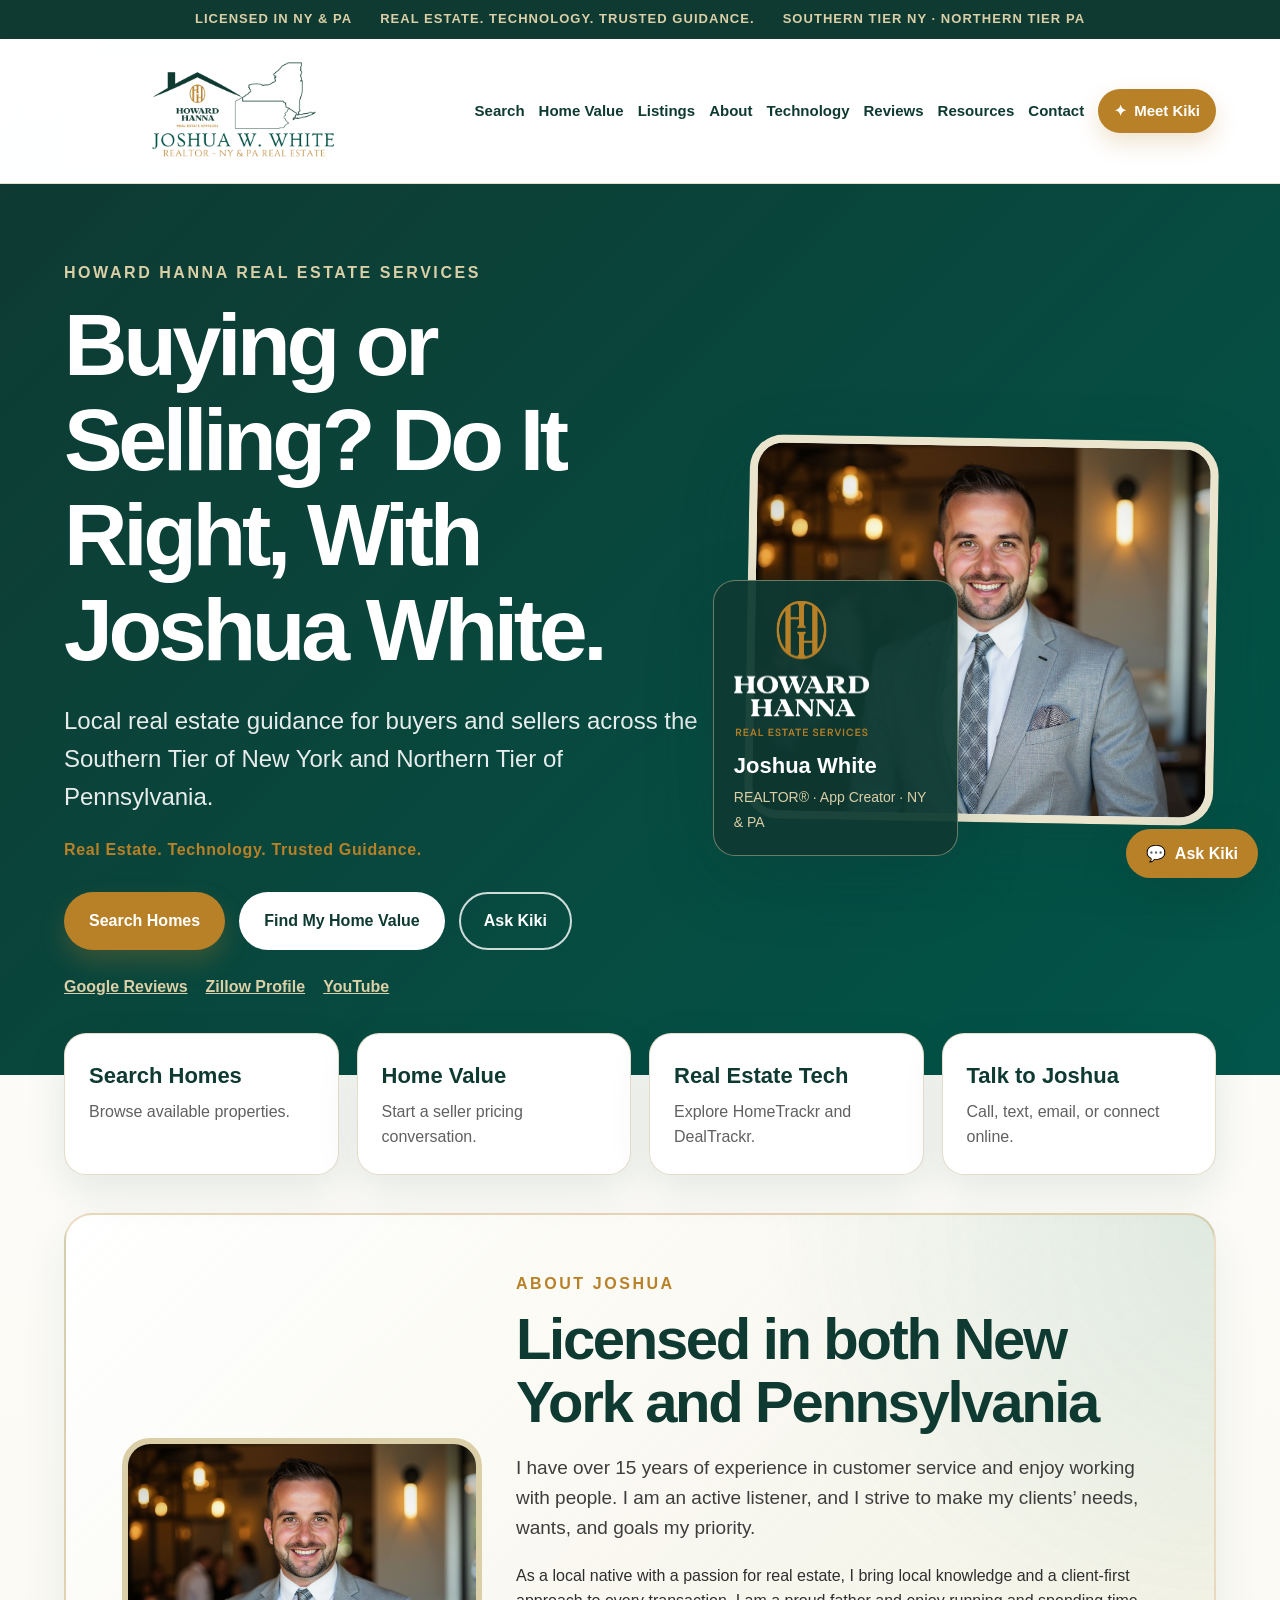
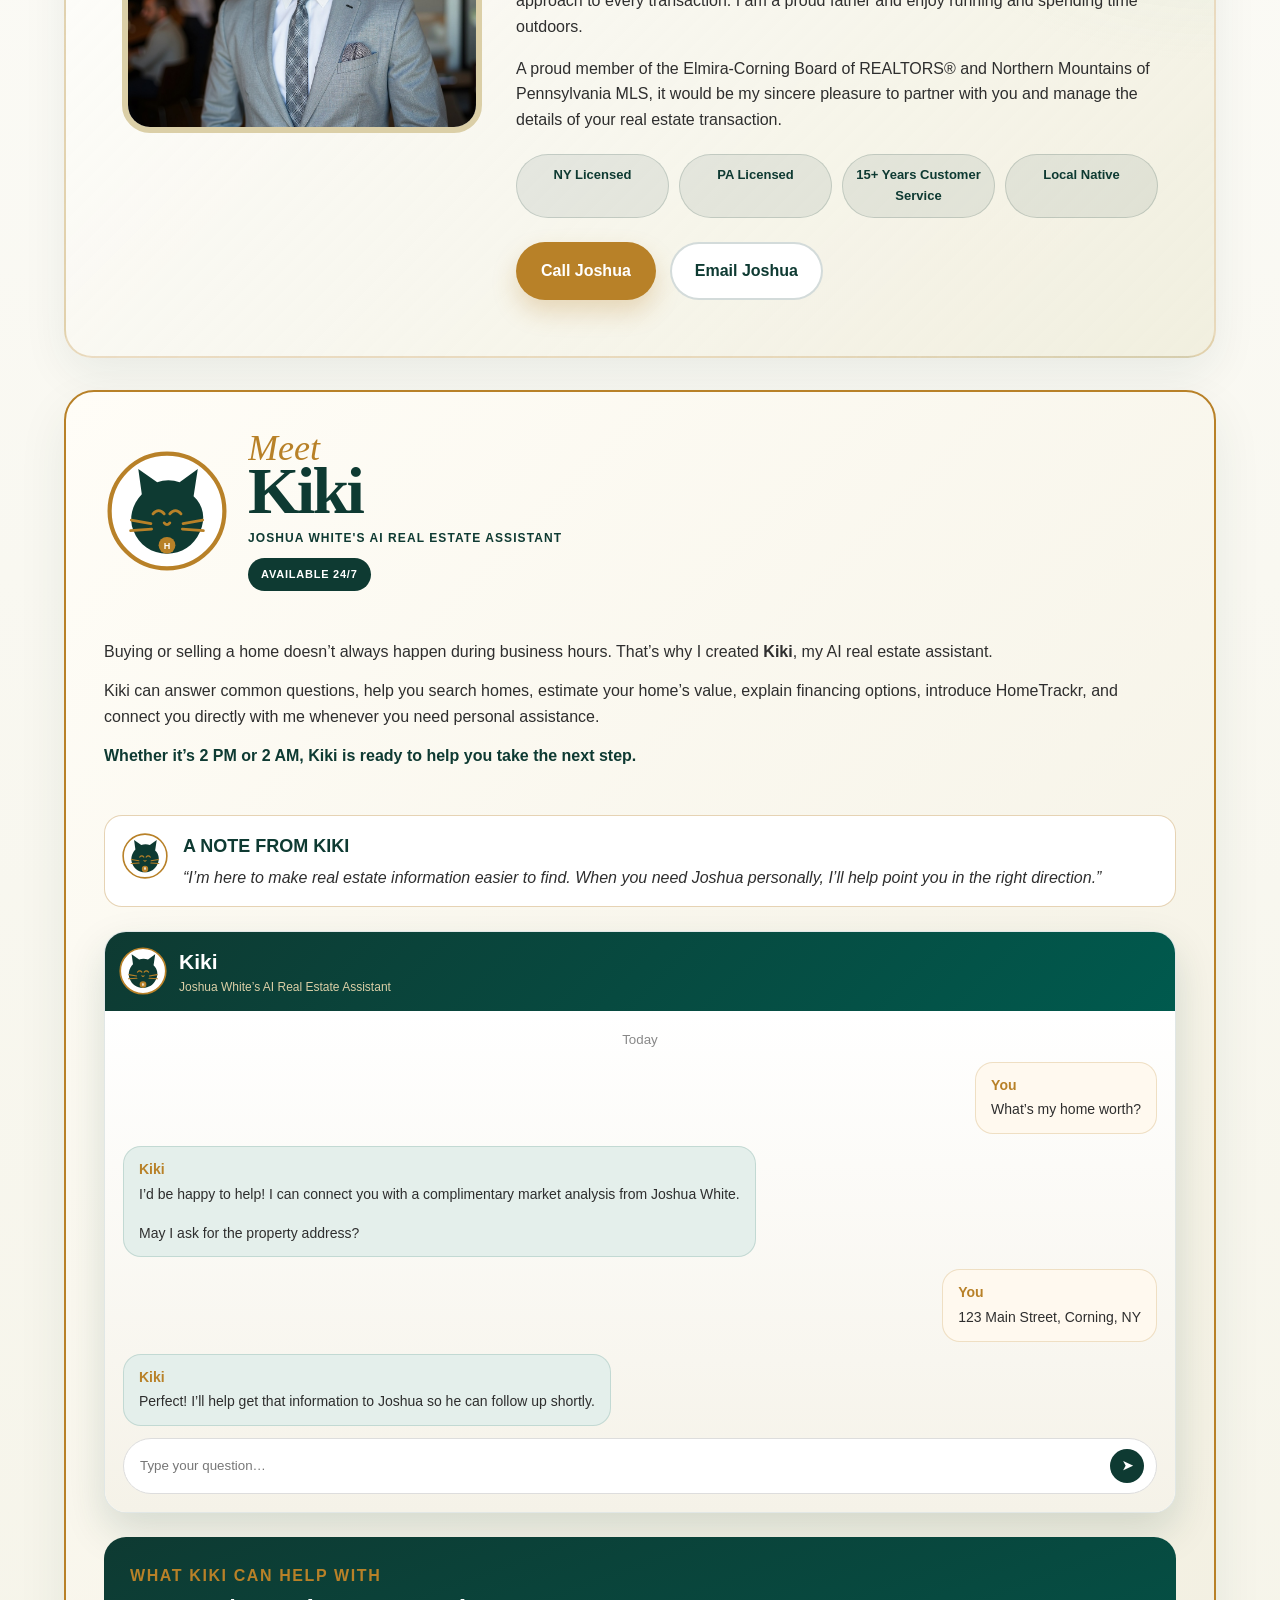
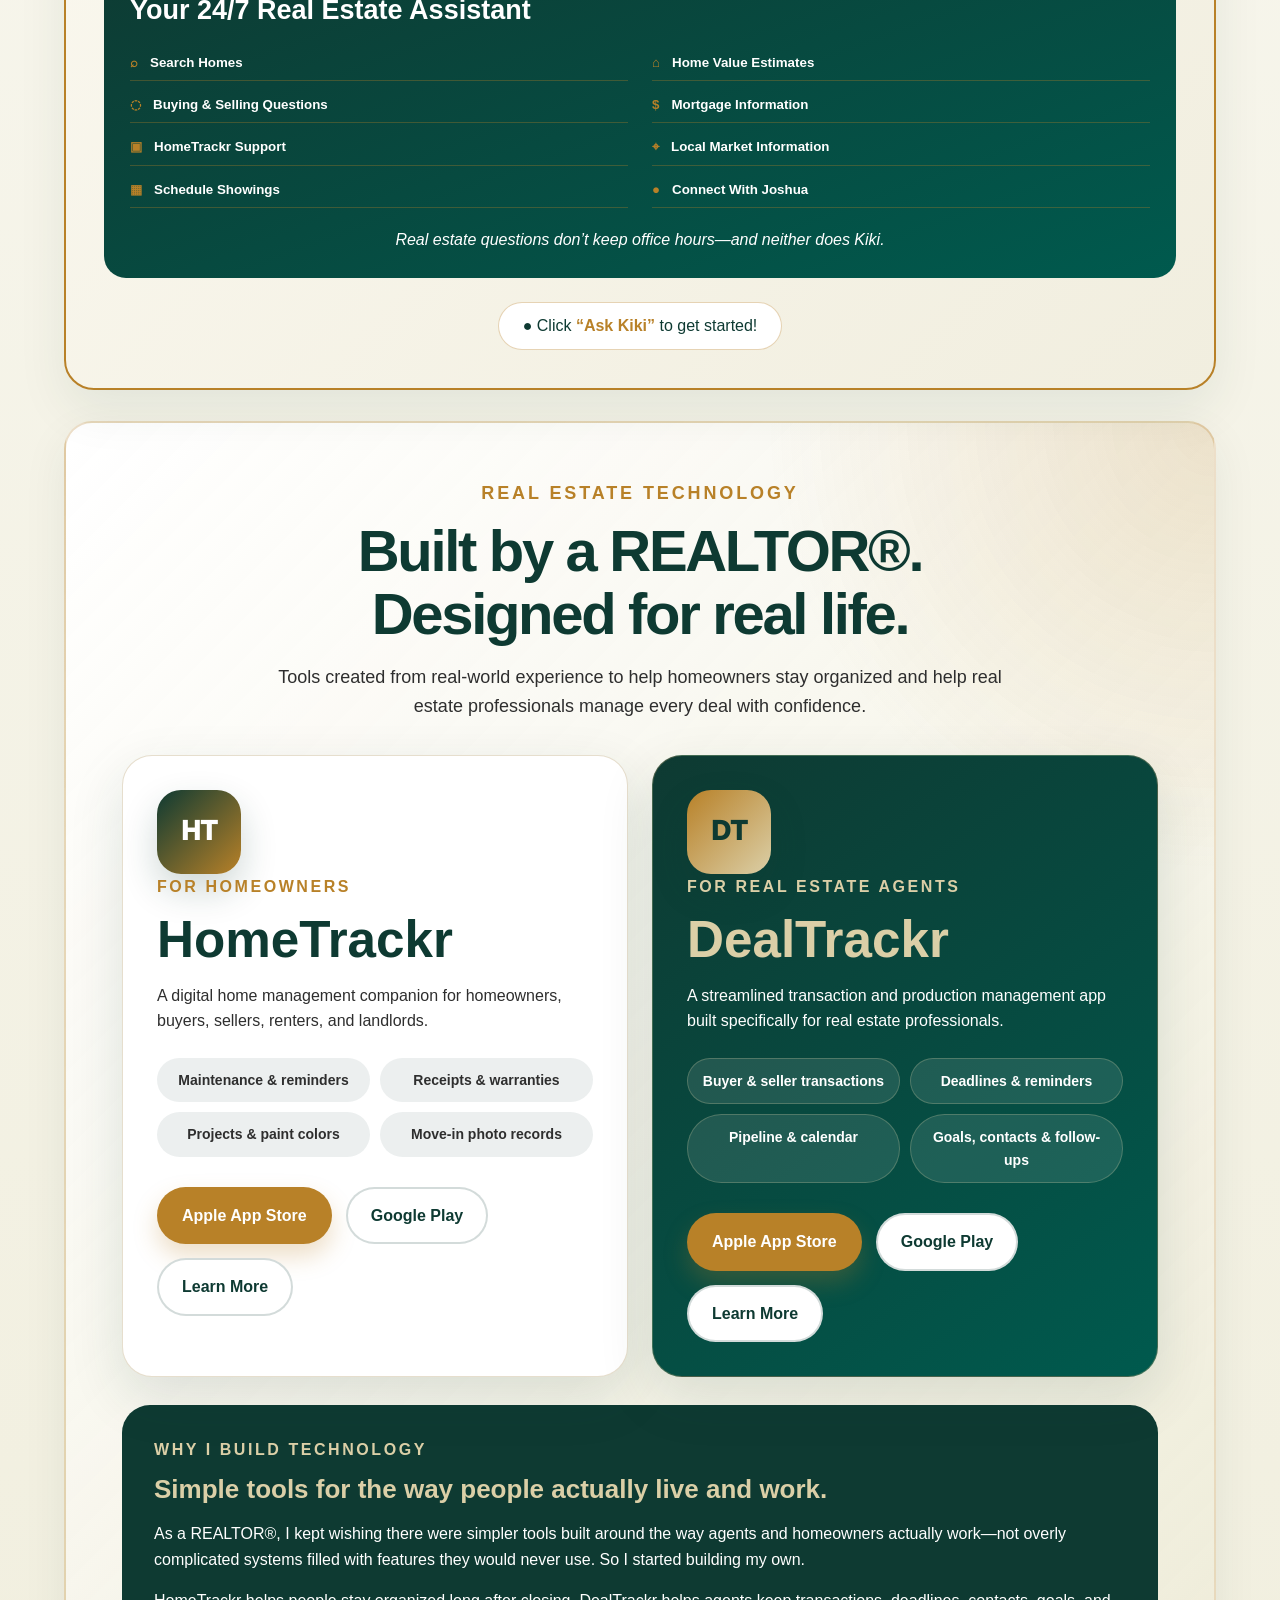
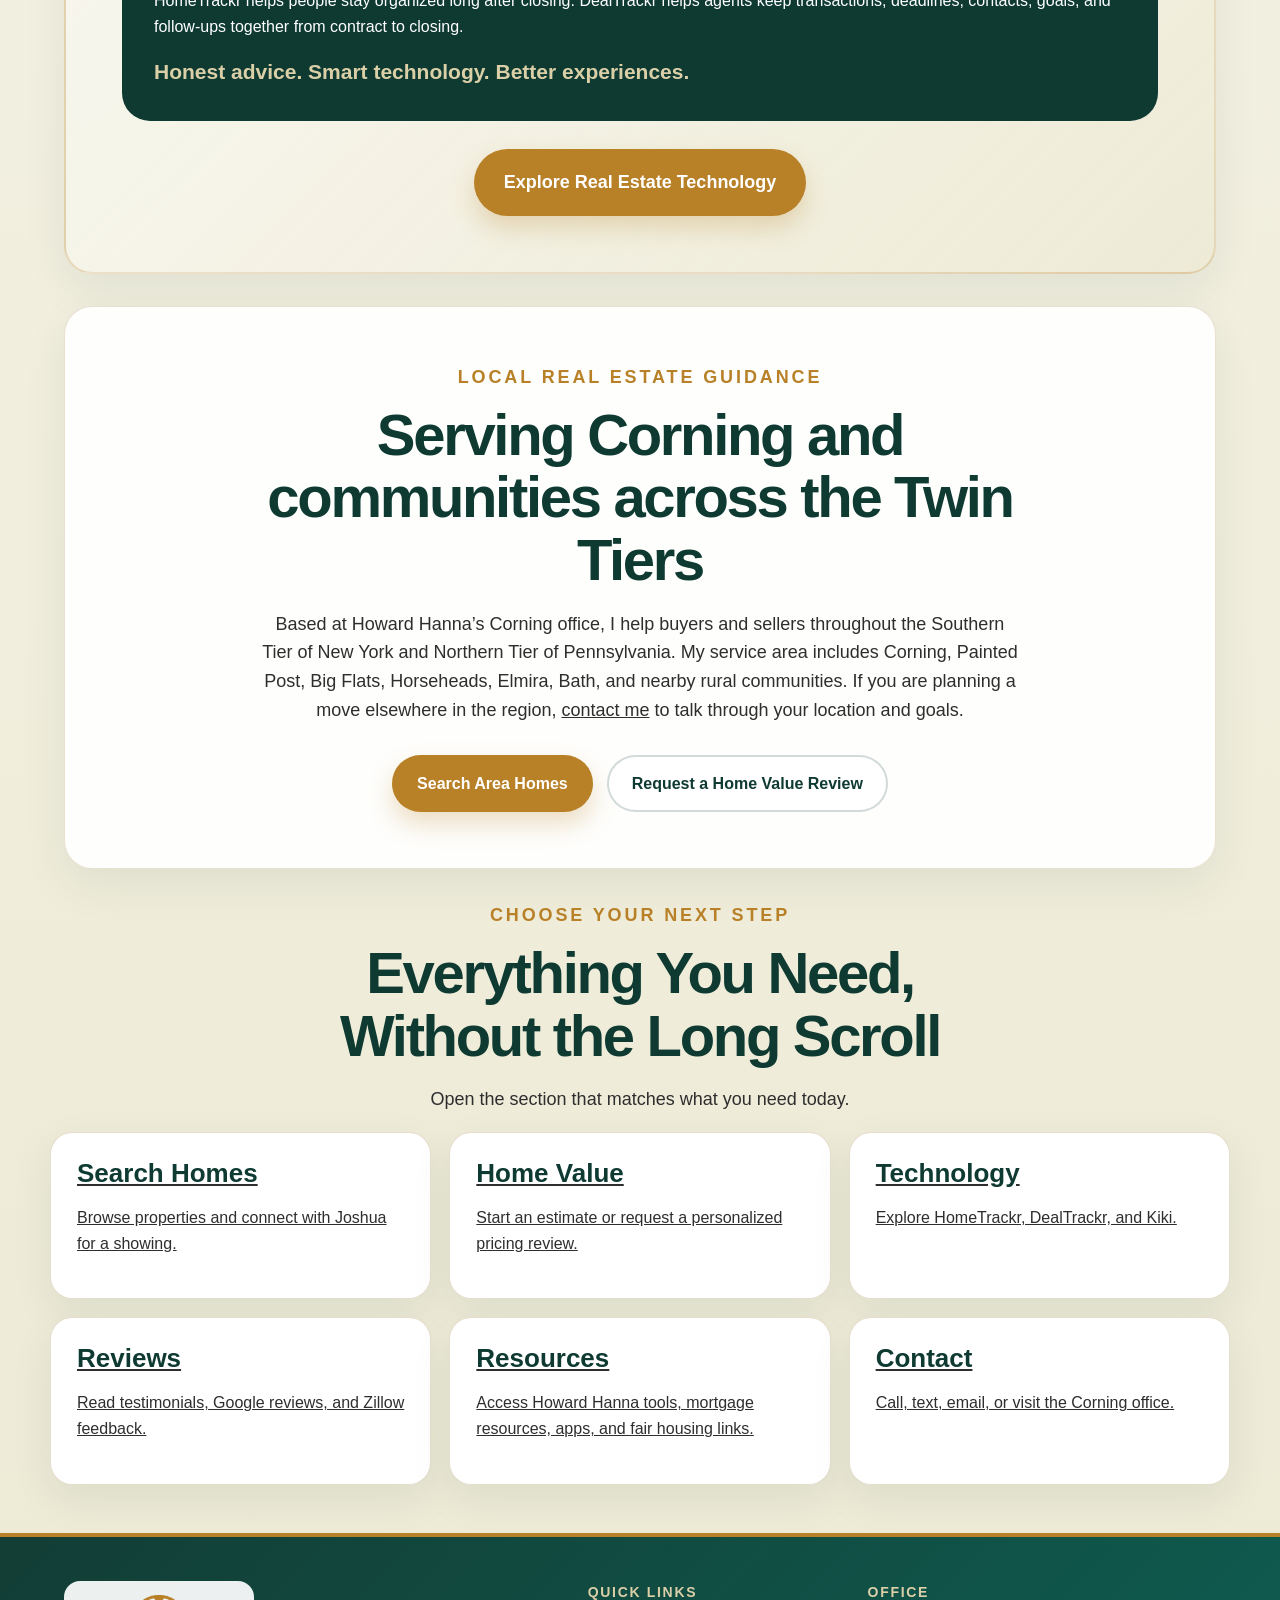
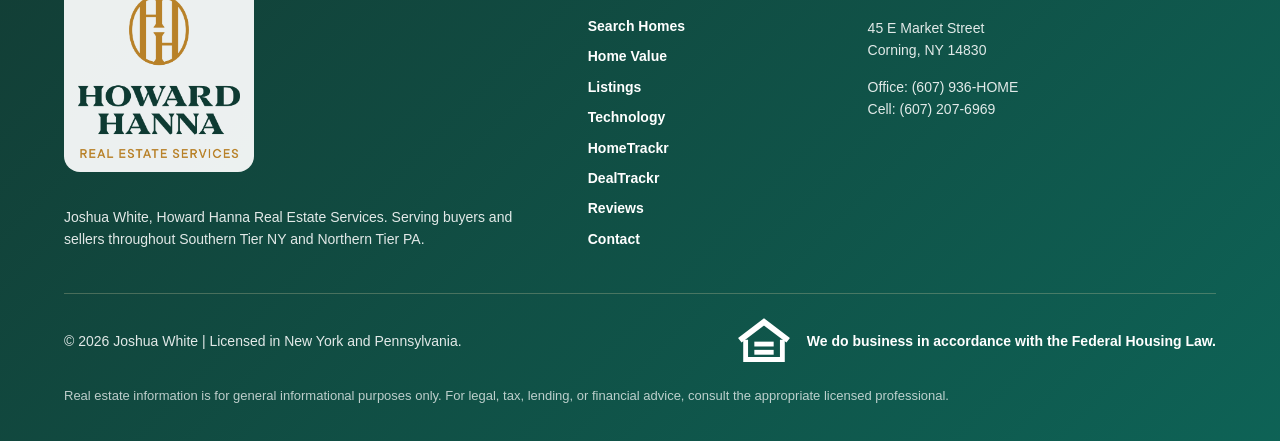
<file: index.html>
<!DOCTYPE html>
<html lang="en">
<head>
  <meta charset="UTF-8">
  <meta name="viewport" content="width=device-width,initial-scale=1">
  <title>Joshua White, REALTOR® | Corning NY & Twin Tiers Real Estate</title>
  <meta name="description" content="Work with Joshua White, a Howard Hanna REALTOR® helping buyers and sellers in Corning, the Southern Tier of New York, and Northern Pennsylvania.">
  <link rel="canonical" href="https://doitrightwithjoshuawhite.com/">
  <meta property="og:title" content="Joshua White, REALTOR® | Corning NY & Twin Tiers Real Estate">
  <meta property="og:description" content="Work with Joshua White, a Howard Hanna REALTOR® helping buyers and sellers in Corning, the Southern Tier of New York, and Northern Pennsylvania.">
  <meta property="og:type" content="website">
  <meta property="og:url" content="https://doitrightwithjoshuawhite.com/">
  <meta property="og:image" content="https://doitrightwithjoshuawhite.com/joshua-headshot.jpg">
  <meta property="og:image:alt" content="Joshua White, Howard Hanna REALTOR serving the Twin Tiers">
  <meta name="twitter:card" content="summary_large_image">
  <meta name="twitter:title" content="Joshua White, REALTOR® | Corning NY & Twin Tiers Real Estate">
  <meta name="twitter:description" content="Work with Joshua White, a Howard Hanna REALTOR® helping buyers and sellers in Corning, the Southern Tier of New York, and Northern Pennsylvania.">
  <meta name="twitter:image" content="https://doitrightwithjoshuawhite.com/joshua-headshot.jpg">
  <link rel="stylesheet" href="styles.css">
  <link rel="stylesheet" href="custom.css">
  <link rel="stylesheet" href="pages.css">
  <link rel="stylesheet" href="kiki.css">
  <link rel="stylesheet" href="tech.css">
  <script type="application/ld+json">
{
  "@context": "https://schema.org",
  "@type": [
    "RealEstateAgent",
    "LocalBusiness"
  ],
  "@id": "https://doitrightwithjoshuawhite.com/#realestateagent",
  "name": "Joshua White, Howard Hanna Real Estate Services",
  "alternateName": "Do It Right With Joshua White",
  "url": "https://doitrightwithjoshuawhite.com/",
  "image": "https://doitrightwithjoshuawhite.com/joshua-headshot.jpg",
  "logo": "https://doitrightwithjoshuawhite.com/joshua-hh-logo-wide.png",
  "telephone": "+1-607-207-6969",
  "email": "joshuawhite@howardhanna.com",
  "address": {
    "@type": "PostalAddress",
    "streetAddress": "45 E Market Street",
    "addressLocality": "Corning",
    "addressRegion": "NY",
    "postalCode": "14830",
    "addressCountry": "US"
  },
  "areaServed": [
    {
      "@type": "AdministrativeArea",
      "name": "Southern Tier of New York"
    },
    {
      "@type": "AdministrativeArea",
      "name": "Northern Tier of Pennsylvania"
    },
    {
      "@type": "City",
      "name": "Corning, New York"
    },
    {
      "@type": "City",
      "name": "Painted Post, New York"
    },
    {
      "@type": "City",
      "name": "Big Flats, New York"
    },
    {
      "@type": "City",
      "name": "Horseheads, New York"
    },
    {
      "@type": "City",
      "name": "Elmira, New York"
    },
    {
      "@type": "City",
      "name": "Bath, New York"
    }
  ],
  "sameAs": [
    "https://www.facebook.com/JoshuaWhiteRealtor",
    "https://www.instagram.com/joshuawwhiterealtor/",
    "https://www.youtube.com/@joshuawhiterealtor",
    "https://www.zillow.com/profile/JoshuaWhiteRealtor"
  ],
  "parentOrganization": {
    "@type": "Organization",
    "name": "Howard Hanna Real Estate Services",
    "url": "https://www.howardhanna.com/"
  }
}
  </script>
</head>
<body>
  <div class="top-strip"><span>Licensed in NY & PA</span><span>Real Estate. Technology. Trusted Guidance.</span><span>Southern Tier NY · Northern Tier PA</span></div>
  <header class="site-header">
    <a class="logo-lockup" href="index.html" aria-label="Joshua White Home"><img src="joshua-hh-logo-wide.png" alt="Joshua W. White Howard Hanna Real Estate Services logo"></a>
    <button class="menu-toggle" aria-label="Open menu" onclick="document.body.classList.toggle('menu-open')">☰</button>
    <nav class="main-nav refined-nav">
      <a href="search.html">Search</a><a href="home-value.html">Home Value</a><a href="listings.html">Listings</a><a href="#about">About</a><a href="technology.html">Technology</a><a href="reviews.html">Reviews</a><a href="resources.html">Resources</a><a href="contact.html">Contact</a><a class="nav-cta" href="#ai">Meet Kiki</a>
    </nav>
  </header>

  <main id="home">
    <section class="hero">
      <div class="hero-copy">
        <p class="eyebrow">Howard Hanna Real Estate Services</p>
        <h1>Buying or Selling? Do It Right, With Joshua White.</h1>
        <p class="hero-text">Local real estate guidance for buyers and sellers across the Southern Tier of New York and Northern Tier of Pennsylvania.</p>
        <p class="tech-supporting-line">Real Estate. Technology. Trusted Guidance.</p>
        <div class="cta-row"><a class="btn btn-gold" href="search.html">Search Homes</a><a class="btn btn-light" href="home-value.html">Find My Home Value</a><a class="btn btn-outline" href="#ai">Ask Kiki</a></div>
        <div class="trust-row"><a href="https://share.google/YbejLCxPQaZYuZrGc" target="_blank" rel="noopener">Google Reviews</a><a href="https://www.zillow.com/profile/JoshuaWhiteRealtor" target="_blank" rel="noopener">Zillow Profile</a><a href="https://www.youtube.com/@joshuawhiterealtor" target="_blank" rel="noopener">YouTube</a></div>
      </div>
      <div class="hero-visual"><div class="photo-frame"><img src="joshua-headshot.jpg" width="1200" height="975" alt="Joshua White, Howard Hanna REALTOR® serving Corning and the Twin Tiers" fetchpriority="high" decoding="async"></div><div class="hero-card"><img loading="lazy" decoding="async" src="hh-logo-white-gold.png" alt="Howard Hanna Real Estate Services"><p>Joshua White</p><span>REALTOR® · App Creator · NY & PA</span></div></div>
    </section>

    <section class="quick-actions premium-actions">
      <a href="search.html"><strong>Search Homes</strong><span>Browse available properties.</span></a>
      <a href="home-value.html"><strong>Home Value</strong><span>Start a seller pricing conversation.</span></a>
      <a href="technology.html"><strong>Real Estate Tech</strong><span>Explore HomeTrackr and DealTrackr.</span></a>
      <a href="contact.html"><strong>Talk to Joshua</strong><span>Call, text, email, or connect online.</span></a>
    </section>

    <section id="about" class="section about-section about-featured">
      <div class="about-photo"><img src="joshua-headshot.jpg" width="1200" height="975" alt="Joshua White, Howard Hanna REALTOR® in Corning, New York" loading="lazy" decoding="async"></div>
      <div><p class="eyebrow">About Joshua</p><h2>Licensed in both New York and Pennsylvania</h2><p class="lead-copy">I have over 15 years of experience in customer service and enjoy working with people. I am an active listener, and I strive to make my clients’ needs, wants, and goals my priority.</p><p>As a local native with a passion for real estate, I bring local knowledge and a client-first approach to every transaction. I am a proud father and enjoy running and spending time outdoors.</p><p>A proud member of the Elmira-Corning Board of REALTORS® and Northern Mountains of Pennsylvania MLS, it would be my sincere pleasure to partner with you and manage the details of your real estate transaction.</p><div class="mini-cred-grid"><span>NY Licensed</span><span>PA Licensed</span><span>15+ Years Customer Service</span><span>Local Native</span></div><div class="cta-row about-cta-row"><a class="btn btn-gold" href="tel:16072076969">Call Joshua</a><a class="btn btn-light btn-light-bordered" href="mailto:joshuawhite@howardhanna.com">Email Joshua</a></div></div>
    </section>

    <section id="ai" class="section kiki-feature">
      <div class="kiki-intro">
        <div class="kiki-avatar" aria-label="Kiki cat-inspired assistant icon"><svg viewBox="0 0 160 160" role="img" aria-hidden="true"><path fill="currentColor" d="M45 51 30 22l31 16c6-3 13-5 19-5s13 2 19 5l31-16-15 29c10 11 16 25 16 41 0 30-23 51-51 51S29 122 29 92c0-16 6-30 16-41Z"></path><path fill="#fff" d="M55 81c4 0 7 3 7 7s-3 7-7 7-7-3-7-7 3-7 7-7Zm50 0c4 0 7 3 7 7s-3 7-7 7-7-3-7-7 3-7 7-7Z"></path><path fill="none" stroke="#b88128" stroke-width="6" stroke-linecap="round" d="M68 109c8 7 16 7 24 0M42 104 12 96m30 20-29 5m105-17 30-8m-30 20 29 5"></path><circle cx="80" cy="99" r="5" fill="#b88128"></circle></svg></div>
        <div class="kiki-copy"><p class="eyebrow">Available 24/7</p><h2>Meet Kiki</h2><p class="kiki-subtitle">Joshua White's AI Real Estate Assistant</p><span class="kiki-badge">Always ready to help</span></div>
        <div class="kiki-description"><p>Buying or selling a home doesn't always happen during business hours. That's why I created <strong>Kiki</strong>, my AI real estate assistant.</p><p>Kiki can help with home searches, home values, buying, selling, mortgage basics, HomeTrackr, DealTrackr, and connecting you directly with me.</p><p><strong>Whether it's 2 PM or 2 AM, Kiki is ready to help you take the next step.</strong></p><div class="kiki-note"><div class="kiki-note-icon">🐾</div><div><strong>A note from Kiki</strong><p>“I'm here to make real estate information easier to find. When you need Joshua personally, I'll help point you in the right direction.”</p></div></div></div>
      </div>
      <div class="kiki-tools"><p class="eyebrow">What Kiki Can Help With</p><h3>Your 24/7 Real Estate Assistant</h3><div class="kiki-tool-grid"><div class="kiki-tool"><span>⌂</span><span>Search Homes</span></div><div class="kiki-tool"><span>↗</span><span>Home Value</span></div><div class="kiki-tool"><span>✓</span><span>Buying & Selling</span></div><div class="kiki-tool"><span>$</span><span>Mortgage Basics</span></div><div class="kiki-tool"><span>▣</span><span>HomeTrackr</span></div><div class="kiki-tool"><span>📈</span><span>DealTrackr</span></div><div class="kiki-tool"><span>□</span><span>Showings</span></div><div class="kiki-tool"><span>●</span><span>Contact Joshua</span></div></div><div class="kiki-start"><button type="button" onclick="document.querySelector('.jw-ai-launcher')?.click()">💬 Click “Ask Kiki” to get started</button></div></div>
    </section>

    <section class="section technology-home" id="technology">
      <div class="section-heading centered"><p class="eyebrow">Real Estate Technology</p><h2>Built by a REALTOR®. Designed for real life.</h2><p>Tools created from real-world experience to help homeowners stay organized and help real estate professionals manage every deal with confidence.</p></div>
      <div class="tech-app-grid">
        <article class="tech-app-card home-card"><div class="tech-icon">HT</div><p class="eyebrow">For Homeowners</p><h3>HomeTrackr</h3><p>A digital home management companion for homeowners, buyers, sellers, renters, and landlords.</p><div class="tech-feature-list"><span>Maintenance & reminders</span><span>Receipts & warranties</span><span>Projects & paint colors</span><span>Move-in photo records</span></div><div class="cta-row"><a class="btn btn-gold" href="https://apps.apple.com/us/app/hometrackr-home-log/id6785076449" target="_blank" rel="noopener">Apple App Store</a><a class="btn btn-light btn-light-bordered" href="https://play.google.com/store/apps/details?id=com.joshuawhite.hometrackr" target="_blank" rel="noopener">Google Play</a><a class="btn btn-light btn-light-bordered" href="hometrackr.html">Learn More</a></div></article>
        <article class="tech-app-card deal-card"><div class="tech-icon">DT</div><p class="eyebrow">For Real Estate Agents</p><h3>DealTrackr</h3><p>A streamlined transaction and production management app built specifically for real estate professionals.</p><div class="tech-feature-list"><span>Buyer & seller transactions</span><span>Deadlines & reminders</span><span>Pipeline & calendar</span><span>Goals, contacts & follow-ups</span></div><div class="cta-row"><a class="btn btn-gold" href="https://apps.apple.com/us/app/dealtrackr-for-agents/id6794187654" target="_blank" rel="noopener">Apple App Store</a><a class="btn btn-light btn-light-bordered" href="https://play.google.com/store/apps/details?id=com.dealtrackr.app" target="_blank" rel="noopener">Google Play</a><a class="btn btn-light btn-light-bordered" href="dealtrackr.html">Learn More</a></div></article>
      </div>
      <div class="why-tech"><p class="eyebrow">Why I Build Technology</p><h3>Simple tools for the way people actually live and work.</h3><p>As a REALTOR®, I kept wishing there were simpler tools built around the way agents and homeowners actually work—not overly complicated systems filled with features they would never use. So I started building my own.</p><p>HomeTrackr helps people stay organized long after closing. DealTrackr helps agents keep transactions, deadlines, contacts, goals, and follow-ups together from contract to closing.</p><strong>Honest advice. Smart technology. Better experiences.</strong></div>
      <div class="centered tech-more"><a class="btn btn-gold btn-large" href="technology.html">Explore Real Estate Technology</a></div>
    </section>
    <section class="section" aria-labelledby="service-area-heading"><div class="section-heading centered"><p class="eyebrow">Local Real Estate Guidance</p><h2 id="service-area-heading">Serving Corning and communities across the Twin Tiers</h2><p>Based at Howard Hanna’s Corning office, I help buyers and sellers throughout the Southern Tier of New York and Northern Tier of Pennsylvania. My service area includes Corning, Painted Post, Big Flats, Horseheads, Elmira, Bath, and nearby rural communities. If you are planning a move elsewhere in the region, <a href="contact.html">contact me</a> to talk through your location and goals.</p></div><div class="cta-row centered-row"><a class="btn btn-gold" href="search.html">Search Area Homes</a><a class="btn btn-light btn-light-bordered" href="home-value.html">Request a Home Value Review</a></div></section>

    <section class="home-page-links"><div class="section-heading centered"><p class="eyebrow">Choose Your Next Step</p><h2>Everything You Need, Without the Long Scroll</h2><p>Open the section that matches what you need today.</p></div><div class="page-grid"><a class="page-card" href="search.html"><h3>Search Homes</h3><p>Browse properties and connect with Joshua for a showing.</p></a><a class="page-card" href="home-value.html"><h3>Home Value</h3><p>Start an estimate or request a personalized pricing review.</p></a><a class="page-card" href="technology.html"><h3>Technology</h3><p>Explore HomeTrackr, DealTrackr, and Kiki.</p></a><a class="page-card" href="reviews.html"><h3>Reviews</h3><p>Read testimonials, Google reviews, and Zillow feedback.</p></a><a class="page-card" href="resources.html"><h3>Resources</h3><p>Access Howard Hanna tools, mortgage resources, apps, and fair housing links.</p></a><a class="page-card" href="contact.html"><h3>Contact</h3><p>Call, text, email, or visit the Corning office.</p></a></div></section>
  </main>

  <footer class="footer premium-footer"><div class="footer-columns"><div><img loading="lazy" decoding="async" src="hh-logo-forest-gold.png" alt="Howard Hanna Real Estate Services"><p>Joshua White, Howard Hanna Real Estate Services. Serving buyers and sellers throughout Southern Tier NY and Northern Tier PA.</p></div><div><strong>Quick Links</strong><a href="search.html">Search Homes</a><a href="home-value.html">Home Value</a><a href="listings.html">Listings</a><a href="technology.html">Technology</a><a href="hometrackr.html">HomeTrackr</a><a href="dealtrackr.html">DealTrackr</a><a href="reviews.html">Reviews</a><a href="contact.html">Contact</a></div><div><strong>Office</strong><p>45 E Market Street<br>Corning, NY 14830</p><p>Office: (607) 936-HOME<br>Cell: (607) 207-6969</p></div></div><div class="footer-bottom-row"><p>© 2026 Joshua White | Licensed in New York and Pennsylvania.</p><div class="footer-eho"><svg viewBox="0 0 120 100" role="img" aria-label="Equal Housing Opportunity logo"><path d="M10 48 L60 10 L110 48" fill="none" stroke="currentColor" stroke-width="12"></path><path d="M22 47 V88 H98 V47" fill="none" stroke="currentColor" stroke-width="10"></path><rect x="40" y="51" width="40" height="10" fill="currentColor"></rect><rect x="40" y="68" width="40" height="10" fill="currentColor"></rect></svg><span>We do business in accordance with the Federal Housing Law.</span></div></div><p class="fine-print">Real estate information is for general informational purposes only. For legal, tax, lending, or financial advice, consult the appropriate licensed professional.</p></footer>
  <script src="joshua-ai.js"></script><script src="hometrackr-ai-addon.js"></script><script src="kiki-showcase.js"></script>
</body>
</html>
</file>
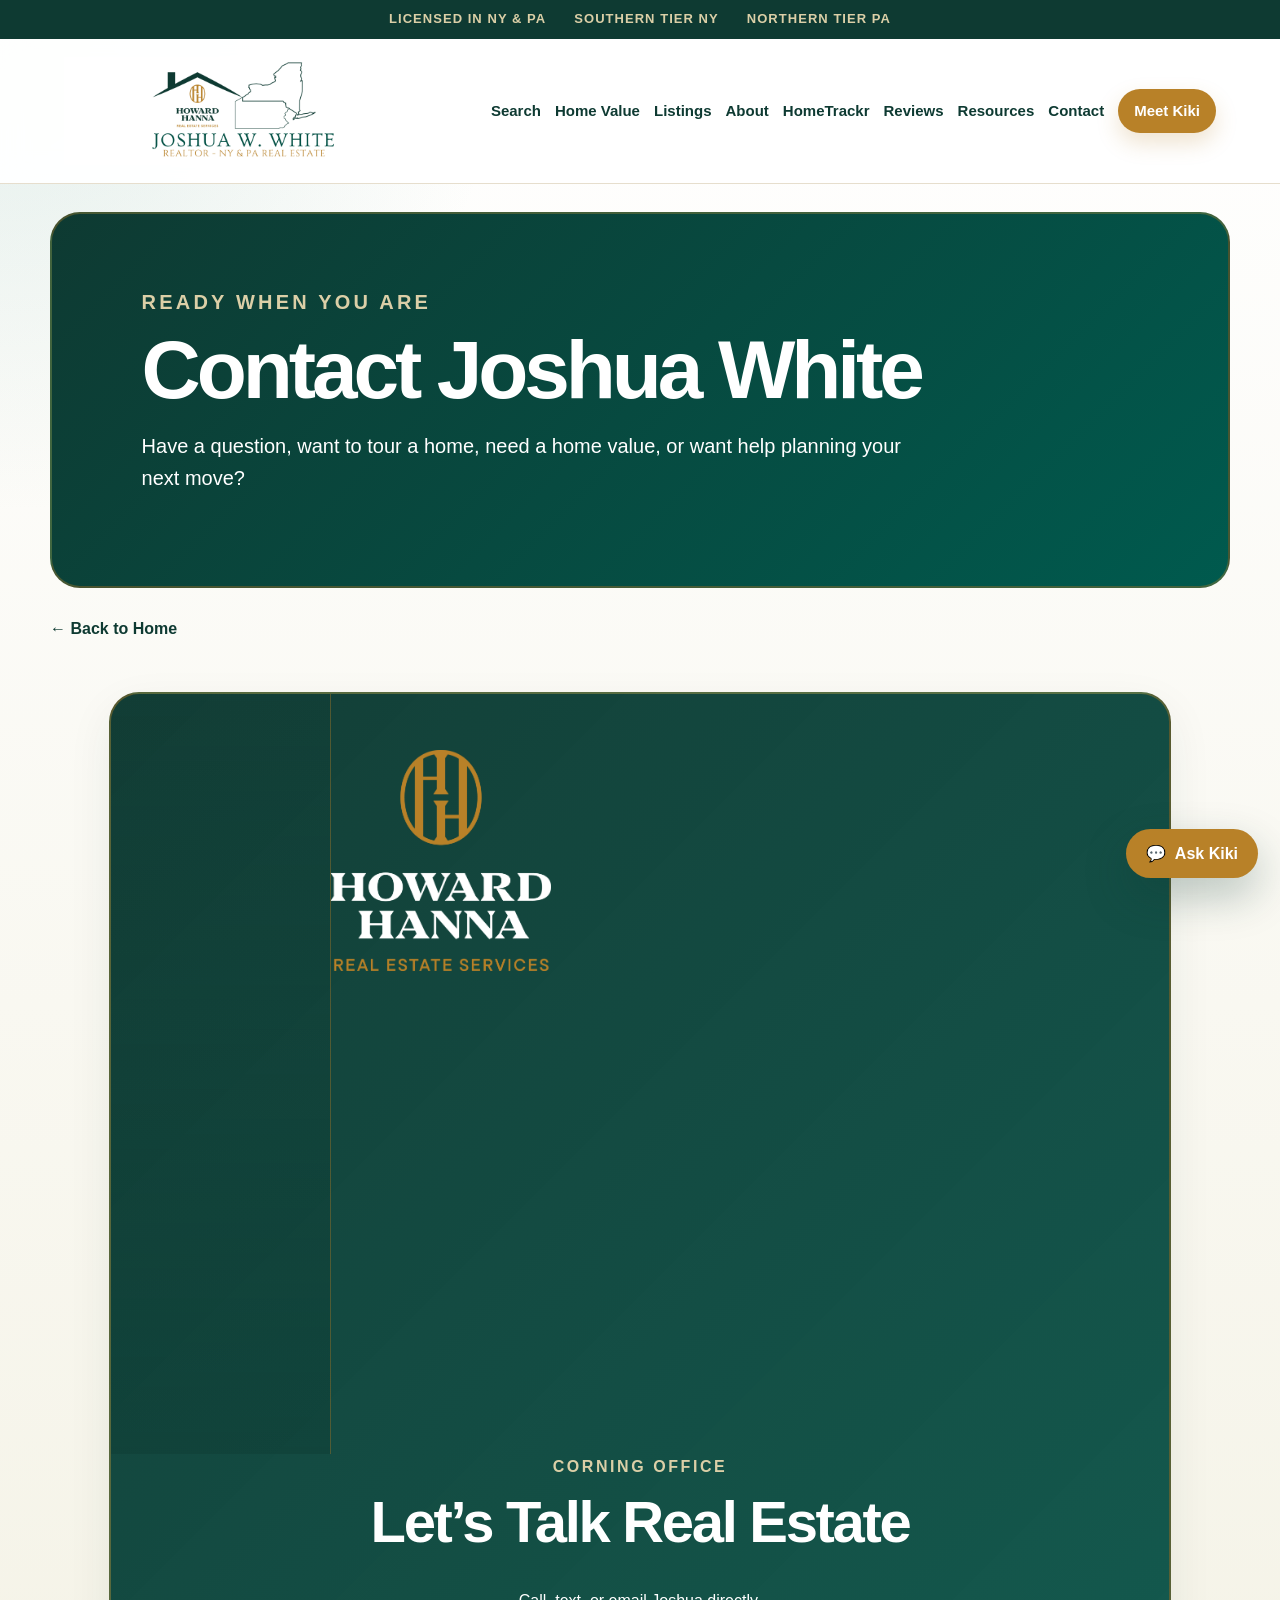
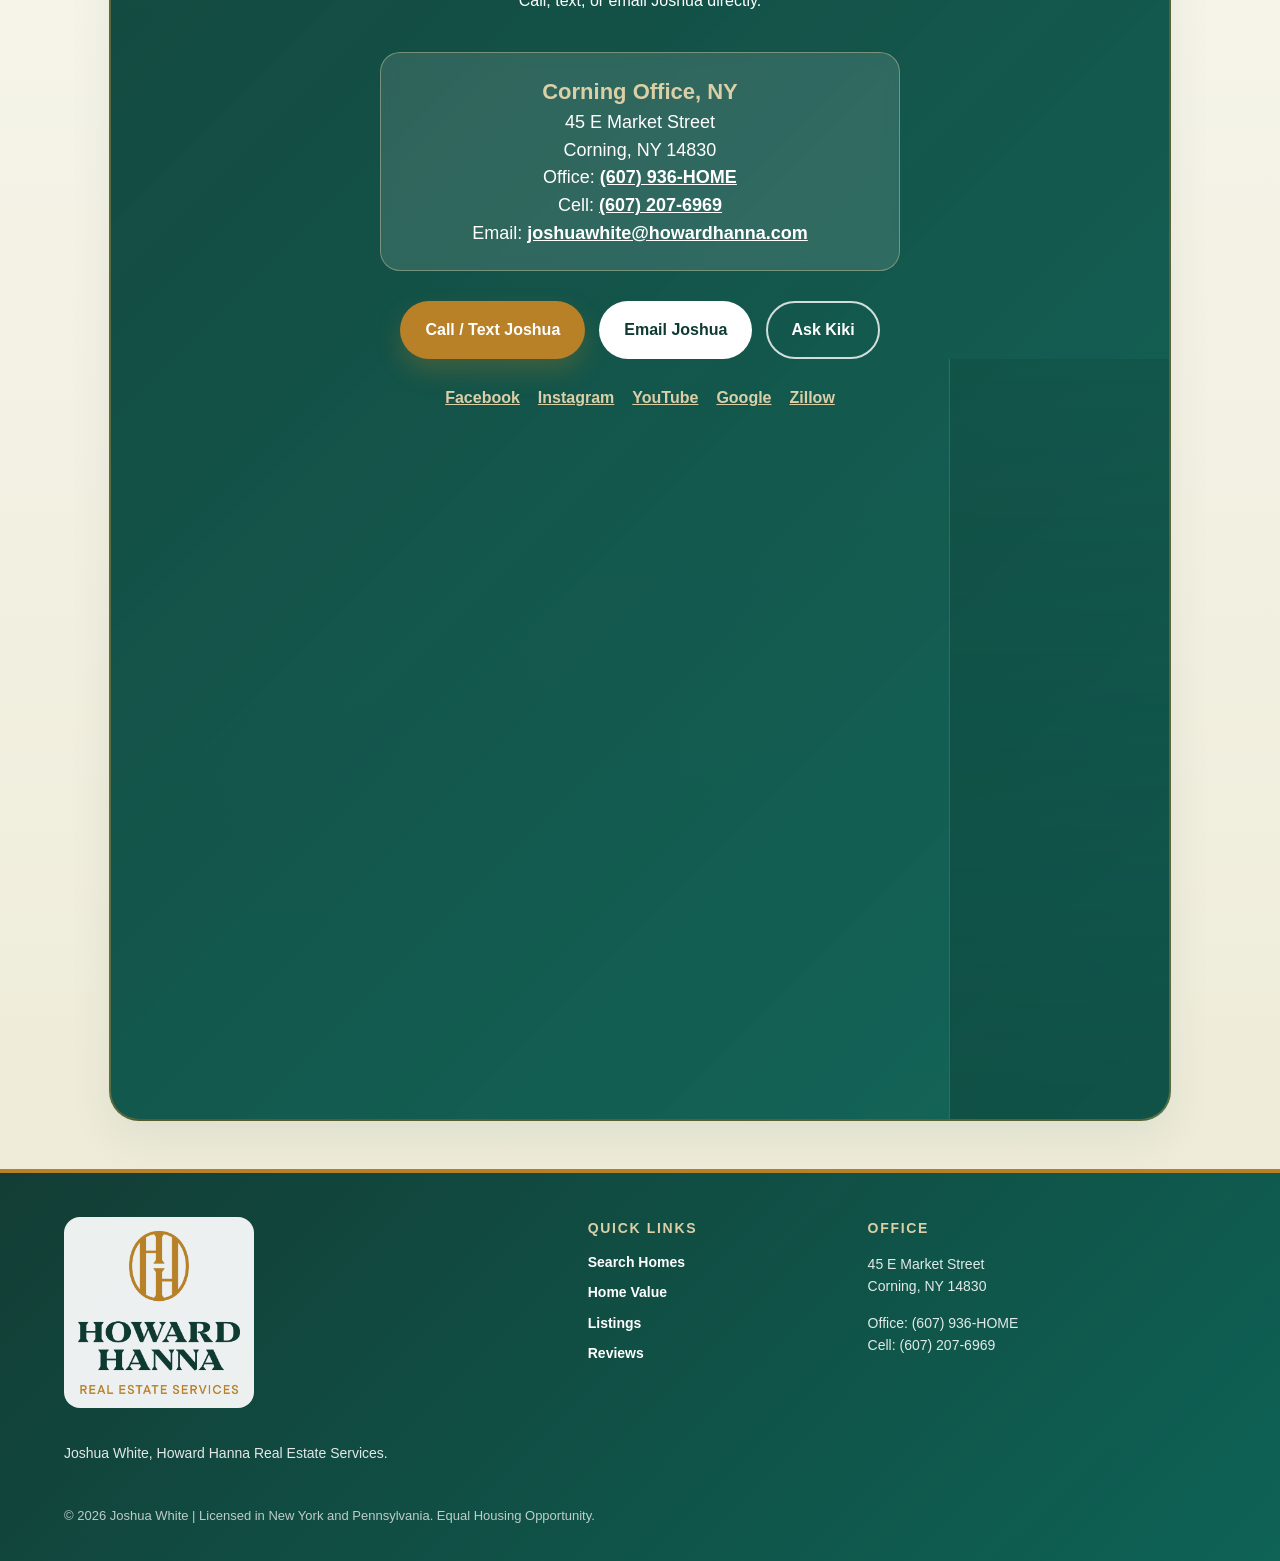
<file: contact.html>
<!DOCTYPE html><html lang="en"><head><meta charset="UTF-8"><meta name="viewport" content="width=device-width,initial-scale=1"><title>Contact Joshua White, REALTOR® | Corning NY</title>
  <meta name="description" content="Contact Joshua White at Howard Hanna’s Corning office for help buying or selling real estate in Southern Tier New York or Northern Pennsylvania.">
  <link rel="canonical" href="https://doitrightwithjoshuawhite.com/contact.html">
  <meta property="og:title" content="Contact Joshua White, REALTOR® | Corning NY">
  <meta property="og:description" content="Contact Joshua White at Howard Hanna’s Corning office for help buying or selling real estate in Southern Tier New York or Northern Pennsylvania.">
  <meta property="og:type" content="website">
  <meta property="og:url" content="https://doitrightwithjoshuawhite.com/contact.html">
  <meta property="og:image" content="https://doitrightwithjoshuawhite.com/joshua-headshot.jpg">
  <meta property="og:image:alt" content="Joshua White, Howard Hanna REALTOR serving the Twin Tiers">
  <meta name="twitter:card" content="summary_large_image">
  <meta name="twitter:title" content="Contact Joshua White, REALTOR® | Corning NY">
  <meta name="twitter:description" content="Contact Joshua White at Howard Hanna’s Corning office for help buying or selling real estate in Southern Tier New York or Northern Pennsylvania.">
  <meta name="twitter:image" content="https://doitrightwithjoshuawhite.com/joshua-headshot.jpg"><link rel="stylesheet" href="styles.css"><link rel="stylesheet" href="custom.css"><link rel="stylesheet" href="pages.css"></head><body><div class="top-strip"><span>Licensed in NY & PA</span><span>Southern Tier NY</span><span>Northern Tier PA</span></div><header class="site-header"><a class="logo-lockup" href="index.html"><img src="joshua-hh-logo-wide.png" alt="Joshua White Howard Hanna"></a><button class="menu-toggle" aria-label="Open menu" onclick="document.body.classList.toggle('menu-open')">☰</button><nav class="main-nav refined-nav"><a href="search.html">Search</a><a href="home-value.html">Home Value</a><a href="listings.html">Listings</a><a href="index.html#about">About</a><a href="hometrackr.html">HomeTrackr</a><a href="reviews.html">Reviews</a><a href="resources.html">Resources</a><a href="contact.html">Contact</a><a class="nav-cta" href="index.html#ai">Meet Kiki</a></nav></header><main><section class="page-hero"><p class="eyebrow">Ready When You Are</p><h1>Contact Joshua White</h1><p>Have a question, want to tour a home, need a home value, or want help planning your next move?</p></section><section class="page-shell"><a class="page-back" href="index.html">← Back to Home</a><section class="section contact-section premium-contact-section"><img loading="lazy" decoding="async" src="hh-logo-white-gold.png" alt="Howard Hanna Real Estate Services"><p class="eyebrow">Corning Office</p><h2>Let’s Talk Real Estate</h2><p>Call, text, or email Joshua directly.</p><div class="office-card"><strong>Corning Office, NY</strong><br>45 E Market Street<br>Corning, NY 14830<br>Office: <a href="tel:16079364663">(607) 936-HOME</a><br>Cell: <a href="tel:16072076969">(607) 207-6969</a><br>Email: <a href="mailto:joshuawhite@howardhanna.com">joshuawhite@howardhanna.com</a></div><div class="cta-row centered-row"><a class="btn btn-gold" href="tel:16072076969">Call / Text Joshua</a><a class="btn btn-light" href="mailto:joshuawhite@howardhanna.com">Email Joshua</a><a class="btn btn-outline" href="index.html#ai">Ask Kiki</a></div><div class="social-links"><a href="https://www.facebook.com/JoshuaWhiteRealtor" target="_blank" rel="noopener">Facebook</a><a href="https://www.instagram.com/joshuawwhiterealtor/" target="_blank" rel="noopener">Instagram</a><a href="https://www.youtube.com/@joshuawhiterealtor" target="_blank" rel="noopener">YouTube</a><a href="https://share.google/YbejLCxPQaZYuZrGc" target="_blank" rel="noopener">Google</a><a href="https://www.zillow.com/profile/JoshuaWhiteRealtor" target="_blank" rel="noopener">Zillow</a></div></section></section></main><footer class="footer premium-footer"><div class="footer-columns"><div><img loading="lazy" decoding="async" src="hh-logo-forest-gold.png" alt="Howard Hanna"><p>Joshua White, Howard Hanna Real Estate Services.</p></div><div><strong>Quick Links</strong><a href="search.html">Search Homes</a><a href="home-value.html">Home Value</a><a href="listings.html">Listings</a><a href="reviews.html">Reviews</a></div><div><strong>Office</strong><p>45 E Market Street<br>Corning, NY 14830</p><p>Office: (607) 936-HOME<br>Cell: (607) 207-6969</p></div></div><p class="fine-print">© 2026 Joshua White | Licensed in New York and Pennsylvania. Equal Housing Opportunity.</p></footer><script src="joshua-ai.js"></script><script src="hometrackr-ai-addon.js"></script></body></html>
</file>
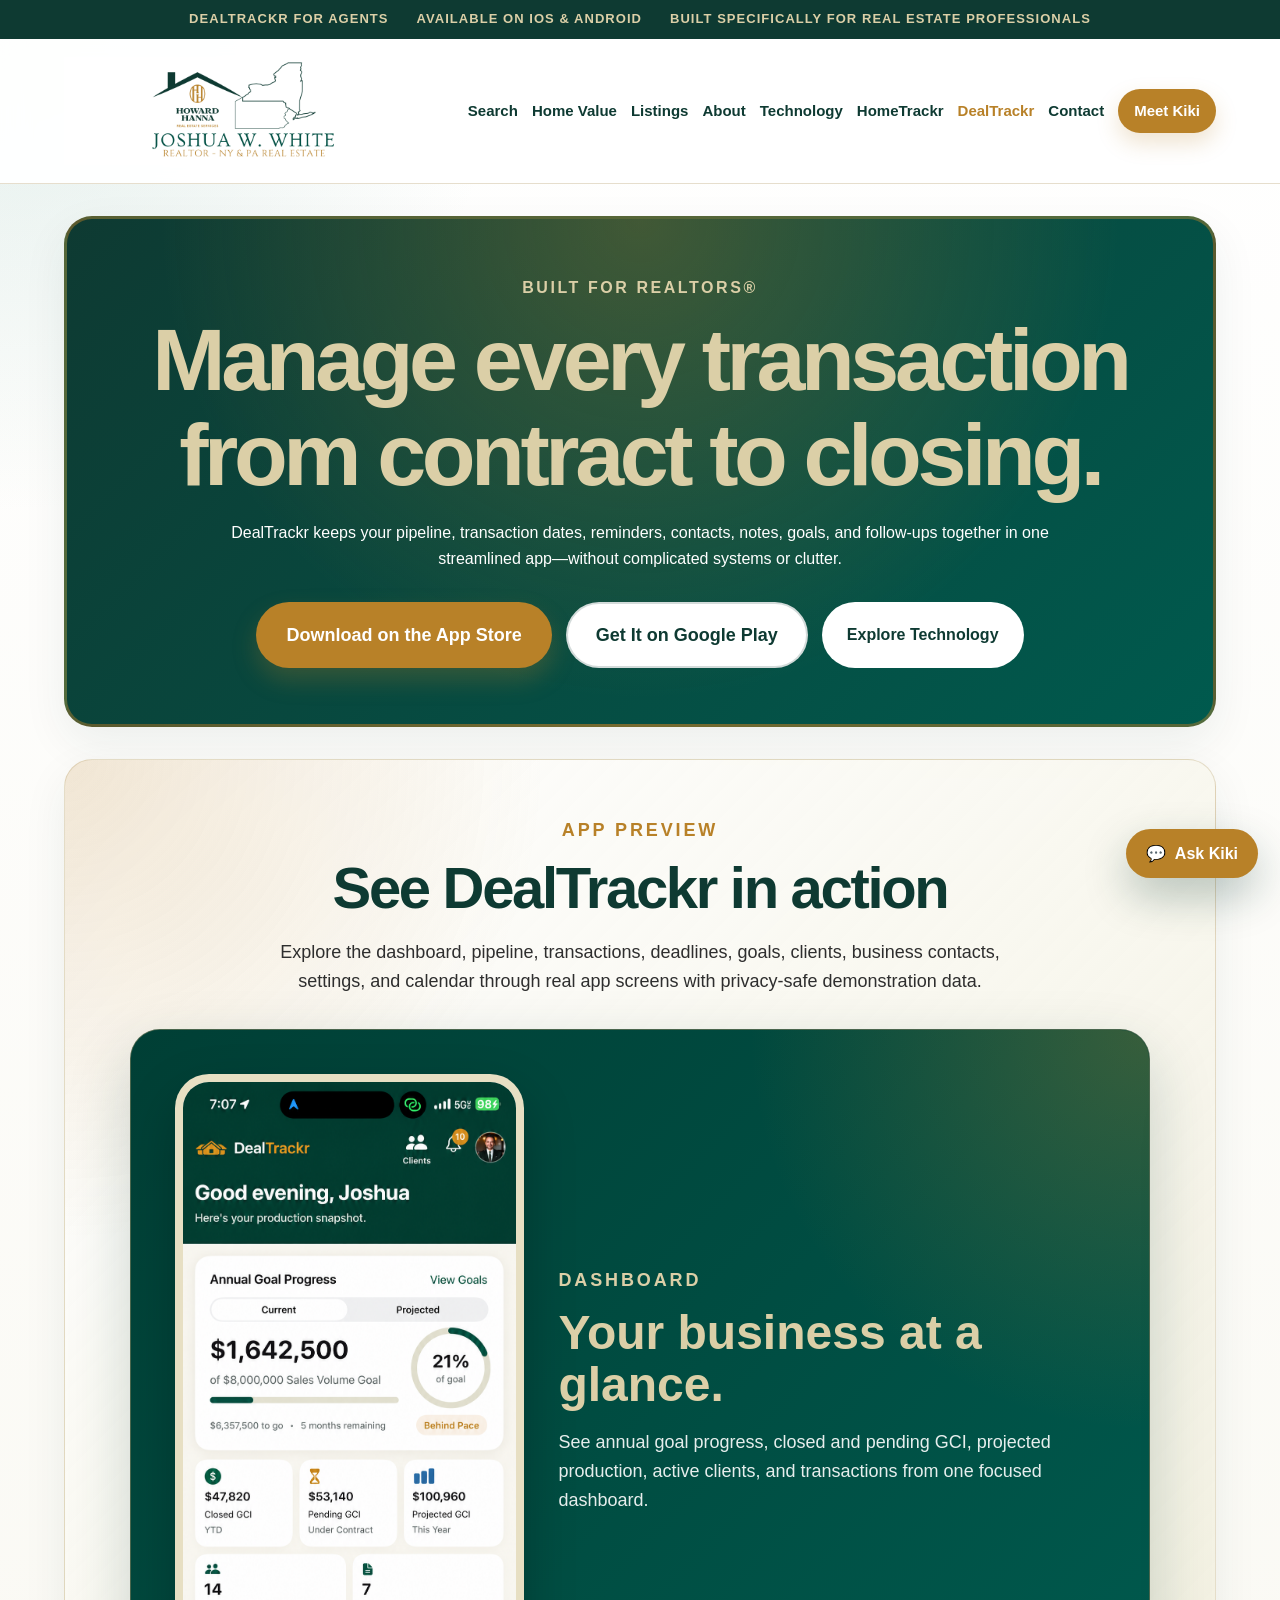
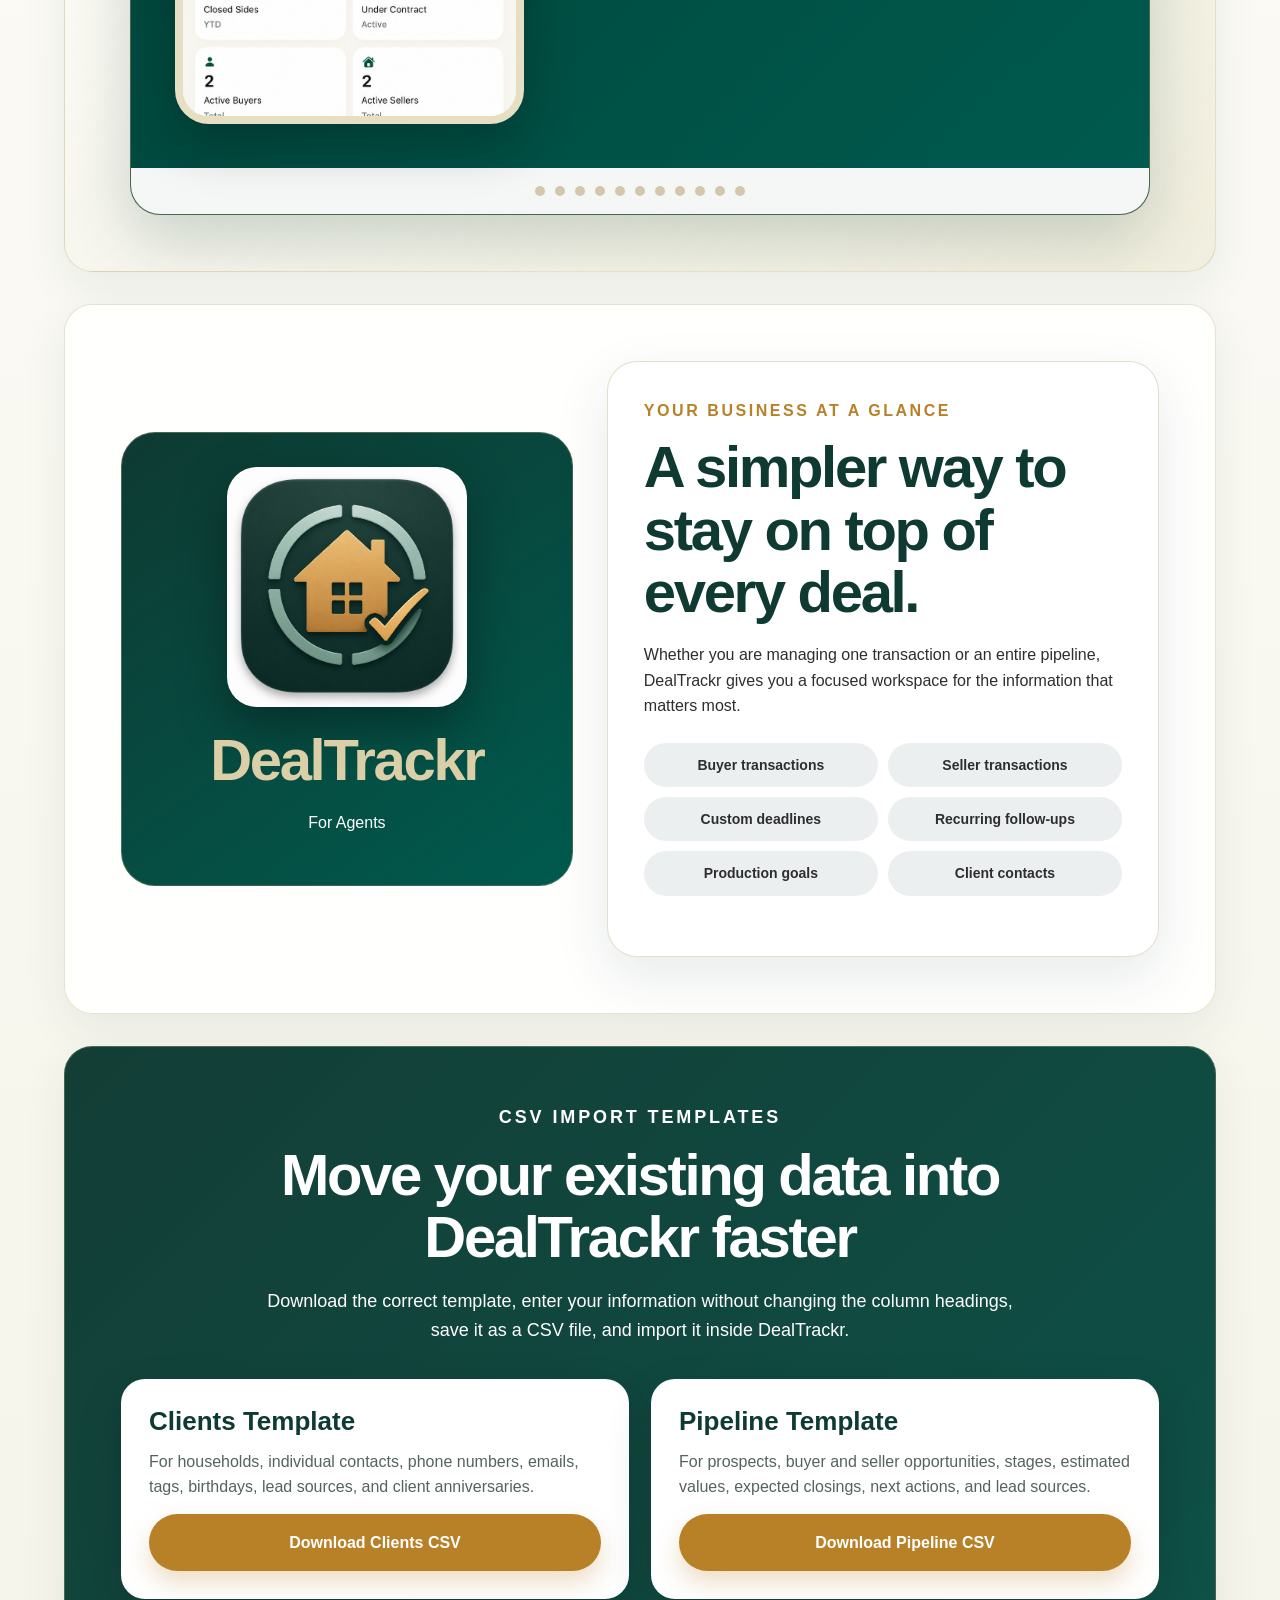
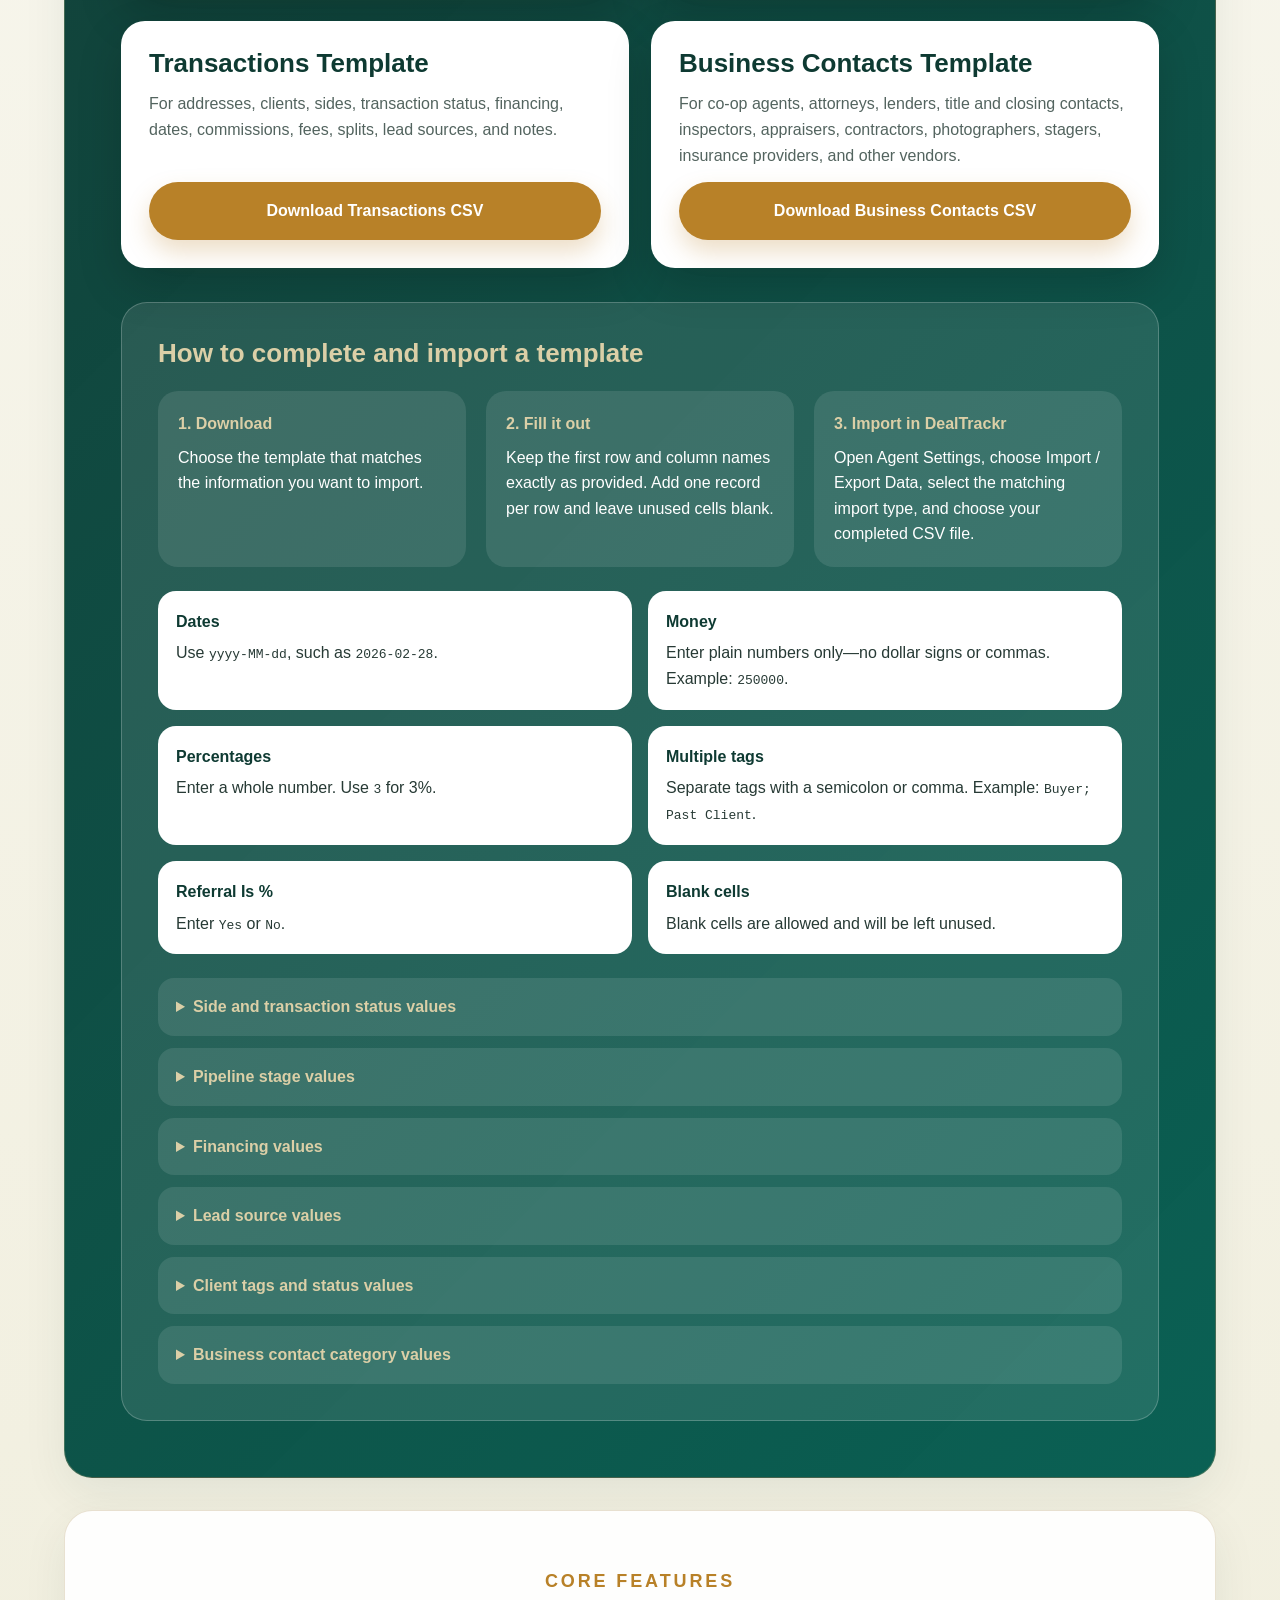
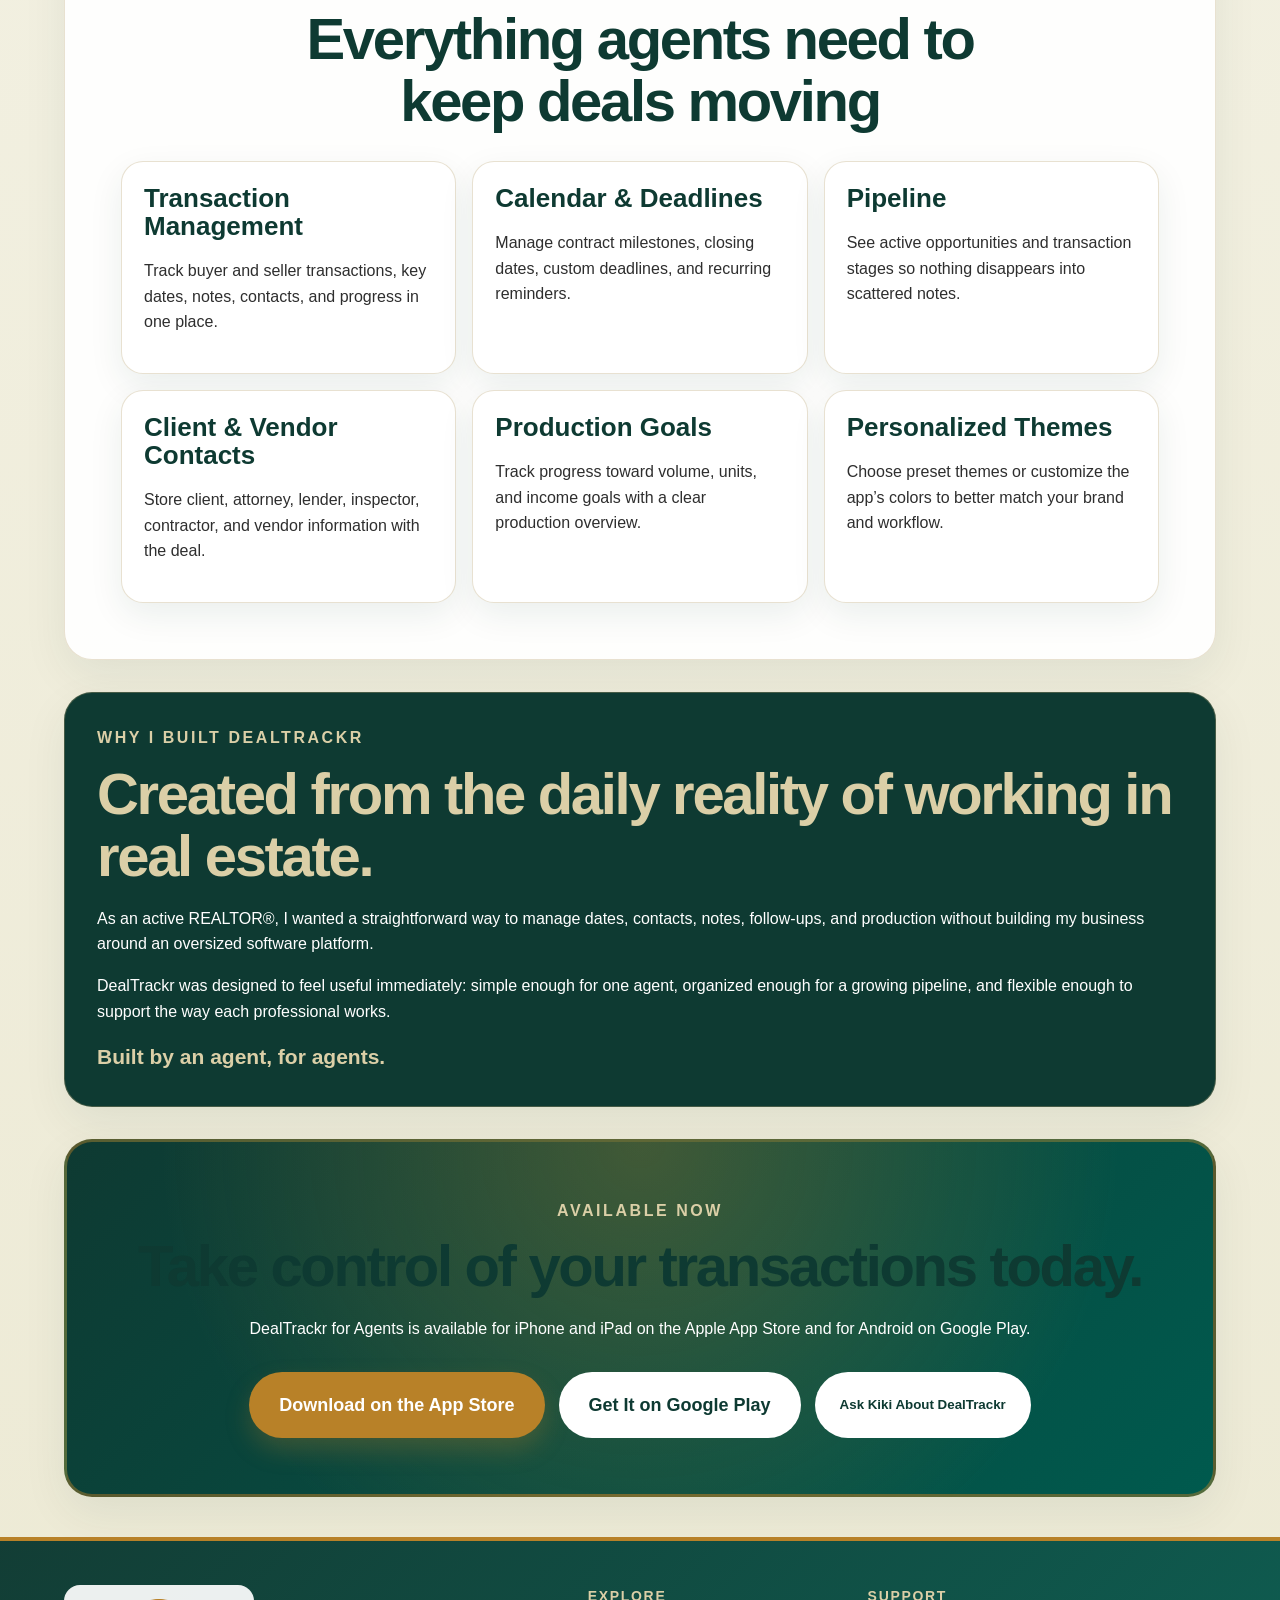
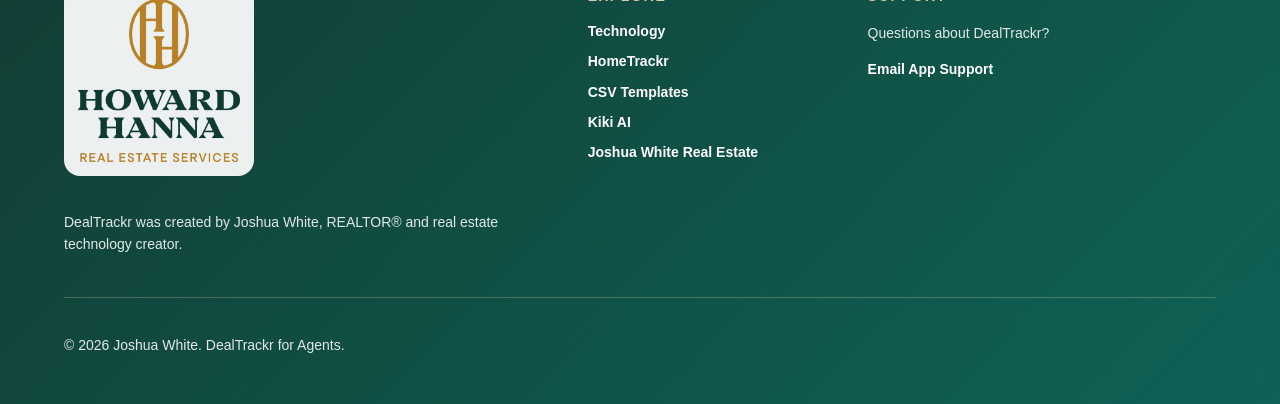
<file: dealtrackr.html>
<!DOCTYPE html>
<html lang="en">
<head>
  <meta charset="UTF-8" />
  <meta name="viewport" content="width=device-width, initial-scale=1.0" />
  <title>DealTrackr for Agents | Real Estate Transaction Management App</title>
  <meta name="description" content="Manage transactions, deadlines, contacts, pipeline activity, production goals, notes, calendars, follow-ups, and CSV imports with DealTrackr for Agents.">
  <link rel="canonical" href="https://doitrightwithjoshuawhite.com/dealtrackr.html">
  <meta property="og:title" content="DealTrackr for Agents | Real Estate Transaction Management App">
  <meta property="og:description" content="Manage transactions, deadlines, contacts, pipeline activity, production goals, notes, calendars, follow-ups, and CSV imports with DealTrackr for Agents.">
  <meta property="og:type" content="website">
  <meta property="og:url" content="https://doitrightwithjoshuawhite.com/dealtrackr.html">
  <meta property="og:image" content="https://doitrightwithjoshuawhite.com/joshua-headshot.jpg">
  <meta property="og:image:alt" content="Joshua White, Howard Hanna REALTOR serving the Twin Tiers">
  <meta name="twitter:card" content="summary_large_image">
  <meta name="twitter:title" content="DealTrackr for Agents | Real Estate Transaction Management App">
  <meta name="twitter:description" content="Manage transactions, deadlines, contacts, pipeline activity, production goals, notes, calendars, follow-ups, and CSV imports with DealTrackr for Agents.">
  <meta name="twitter:image" content="https://doitrightwithjoshuawhite.com/joshua-headshot.jpg">
  <link rel="stylesheet" href="styles.css" />
  <link rel="stylesheet" href="custom.css" />
  <link rel="stylesheet" href="pages.css" />
  <link rel="stylesheet" href="tech.css" />
  <style>
    .active-tab { color: var(--gold) !important; }
    .deal-showcase-section { overflow: hidden; background: radial-gradient(circle at top left, rgba(184,129,40,.20), transparent 30rem), linear-gradient(135deg, rgba(255,255,255,.99), rgba(236,233,211,.66)); }
    .deal-showcase-window { width: min(1020px, 100%); margin: 34px auto 0; overflow: hidden; border-radius: 30px; border: 1px solid rgba(184,161,113,.40); background: #003f35; box-shadow: 0 24px 64px rgba(14,58,50,.20); }
    .deal-showcase-track { display: flex; width: 1100%; animation: dealtrackrSlide 77s infinite; }
    .deal-showcase-slide { width: 9.0909%; min-height: 720px; padding: clamp(20px,4vw,44px); display: grid; grid-template-columns: minmax(260px,.78fr) minmax(0,1.22fr); gap: 34px; align-items: center; background: radial-gradient(circle at top right, rgba(184,129,40,.30), transparent 25rem), linear-gradient(135deg,#003f35,#005a4e); color: #fff; }
    .deal-screenshot-frame { height: 650px; border-radius: 34px; background: #f7f4ea; border: 8px solid rgba(219,207,167,.56); box-shadow: 0 22px 52px rgba(0,0,0,.24); overflow: hidden; display: grid; place-items: center; }
    .deal-screenshot-frame img { width: 100%; height: 100%; object-fit: contain; display: block; background: #f7f4ea; }
    .deal-showcase-copy .eyebrow, .deal-showcase-copy h3 { color: var(--pale-gold); }
    .product-visual.dark h2, .why-tech h2 { color: var(--pale-gold); }
    .deal-showcase-copy h3 { font-size: clamp(30px,4vw,48px); margin-bottom: 14px; }
    .deal-showcase-copy p { color: rgba(255,255,255,.90); font-size: 18px; }
    .deal-showcase-dots { display: flex; justify-content: center; gap: 10px; padding: 18px; background: rgba(255,255,255,.96); }
    .deal-showcase-dots span { width: 10px; height: 10px; border-radius: 50%; background: var(--bronze); opacity: .55; }
    .deal-product-logo { width:min(240px,72%); height:auto; display:block; margin:0 auto 22px; border-radius:30px; box-shadow:0 20px 48px rgba(0,0,0,.35); }
    .import-section { background: linear-gradient(135deg, rgba(14,58,50,.98), rgba(0,90,78,.96)); color:#fff; }
    .import-section .section-heading h2, .import-section .section-heading p { color:#fff; }
    .import-section .eyebrow { color:var(--pale-gold); }
    .template-grid { display:grid; grid-template-columns:repeat(2,minmax(0,1fr)); gap:22px; margin-top:34px; }
    .template-card { background:#fff; color:#17342f; border-radius:24px; padding:28px; box-shadow:0 18px 46px rgba(0,0,0,.16); display:flex; flex-direction:column; gap:14px; }
    .template-card h3 { margin:0; color:var(--forest); }
    .template-card p { margin:0; color:#53645f; }
    .template-card .btn { margin-top:auto; text-align:center; }
    .import-guide { margin-top:34px; background:rgba(255,255,255,.10); border:1px solid rgba(255,255,255,.22); border-radius:26px; padding:clamp(22px,4vw,36px); }
    .import-guide h3 { color:var(--pale-gold); margin-top:0; }
    .import-steps { display:grid; grid-template-columns:repeat(3,1fr); gap:20px; margin:24px 0; }
    .import-step { background:rgba(255,255,255,.10); border-radius:20px; padding:20px; }
    .import-step strong { display:block; color:var(--pale-gold); margin-bottom:8px; }
    .format-grid { display:grid; grid-template-columns:repeat(2,1fr); gap:16px; }
    .format-grid div { background:#fff; color:#273a35; border-radius:18px; padding:18px; }
    .format-grid strong { display:block; color:var(--forest); margin-bottom:6px; }
    .allowed-values { margin-top:24px; display:grid; gap:12px; }
    .allowed-values details { background:rgba(255,255,255,.10); border-radius:16px; padding:16px 18px; }
    .allowed-values summary { cursor:pointer; font-weight:800; color:var(--pale-gold); }
    .allowed-values p { color:rgba(255,255,255,.9); line-height:1.7; }
    @keyframes dealtrackrSlide {
      0%,6% { transform: translateX(0); }
      9%,15% { transform: translateX(-9.0909%); }
      18%,24% { transform: translateX(-18.1818%); }
      27%,33% { transform: translateX(-27.2727%); }
      36%,42% { transform: translateX(-36.3636%); }
      45%,51% { transform: translateX(-45.4545%); }
      54%,60% { transform: translateX(-54.5454%); }
      63%,69% { transform: translateX(-63.6363%); }
      72%,78% { transform: translateX(-72.7272%); }
      81%,87% { transform: translateX(-81.8181%); }
      90%,96% { transform: translateX(-90.909%); }
      100% { transform: translateX(0); }
    }
    @media (prefers-reduced-motion: reduce) { .deal-showcase-track { animation: none; } }
    @media (max-width: 960px) { .deal-showcase-slide { grid-template-columns: 1fr; min-height: auto; } .deal-screenshot-frame { height: 600px; } .template-grid,.import-steps,.format-grid { grid-template-columns:1fr; } }
    @media (max-width: 560px) { .deal-showcase-slide { padding: 18px; gap: 22px; } .deal-screenshot-frame { height: 560px; border-width: 5px; border-radius: 26px; } .deal-showcase-copy h3 { font-size: 30px; } }
  </style>
</head>
<body>
  <div class="top-strip"><span>DealTrackr for Agents</span><span>Available on iOS &amp; Android</span><span>Built Specifically for Real Estate Professionals</span></div>
  <header class="site-header">
    <a class="logo-lockup" href="index.html"><img src="joshua-hh-logo-wide.png" alt="Joshua White Howard Hanna" /></a>
    <button class="menu-toggle" aria-label="Open menu" onclick="document.body.classList.toggle('menu-open')">☰</button>
    <nav class="main-nav refined-nav"><a href="search.html">Search</a><a href="home-value.html">Home Value</a><a href="listings.html">Listings</a><a href="index.html#about">About</a><a href="technology.html">Technology</a><a href="hometrackr.html">HomeTrackr</a><a class="active-tab" href="dealtrackr.html">DealTrackr</a><a href="contact.html">Contact</a><a class="nav-cta" href="index.html#ai">Meet Kiki</a></nav>
  </header>
  <main>
    <section class="section tech-page-hero"><p class="eyebrow">Built for REALTORS®</p><h1>Manage every transaction from contract to closing.</h1><p class="lead-copy">DealTrackr keeps your pipeline, transaction dates, reminders, contacts, notes, goals, and follow-ups together in one streamlined app—without complicated systems or clutter.</p><div class="cta-row" style="justify-content:center"><a class="btn btn-gold btn-large" href="https://apps.apple.com/us/app/dealtrackr-for-agents/id6794187654" target="_blank" rel="noopener">Download on the App Store</a><a class="btn btn-light btn-light-bordered btn-large" href="https://play.google.com/store/apps/details?id=com.dealtrackr.app" target="_blank" rel="noopener">Get It on Google Play</a><a class="btn btn-light" href="technology.html">Explore Technology</a></div></section>
    <section class="section deal-showcase-section"><div class="section-heading centered"><p class="eyebrow">App Preview</p><h2>See DealTrackr in action</h2><p>Explore the dashboard, pipeline, transactions, deadlines, goals, clients, business contacts, settings, and calendar through real app screens with privacy-safe demonstration data.</p></div><div class="deal-showcase-window" aria-label="DealTrackr app screenshot slideshow"><div class="deal-showcase-track">
      <article class="deal-showcase-slide"><div class="deal-screenshot-frame"><img loading="lazy" decoding="async" src="01_Home_Dashboard.png" alt="DealTrackr production dashboard" /></div><div class="deal-showcase-copy"><p class="eyebrow">Dashboard</p><h3>Your business at a glance.</h3><p>See annual goal progress, closed and pending GCI, projected production, active clients, and transactions from one focused dashboard.</p></div></article>
      <article class="deal-showcase-slide"><div class="deal-screenshot-frame"><img loading="lazy" decoding="async" src="02_Pipeline.png" alt="DealTrackr client pipeline" /></div><div class="deal-showcase-copy"><p class="eyebrow">Pipeline</p><h3>Keep every opportunity moving.</h3><p>Organize buyers, sellers, dual clients, future opportunities, and nurture contacts with clear stages and lead sources.</p></div></article>
      <article class="deal-showcase-slide"><div class="deal-screenshot-frame"><img loading="lazy" decoding="async" src="03_Transactions.png" alt="DealTrackr active transactions" /></div><div class="deal-showcase-copy"><p class="eyebrow">Transactions</p><h3>Know what needs attention.</h3><p>Review active deals, closing timelines, transaction values, contract status, overdue items, and upcoming milestones.</p></div></article>
      <article class="deal-showcase-slide"><div class="deal-screenshot-frame"><img loading="lazy" decoding="async" src="04_Transaction_Overview.png" alt="DealTrackr transaction overview" /></div><div class="deal-showcase-copy"><p class="eyebrow">Transaction Details</p><h3>Every key detail in one place.</h3><p>View the parties, price, financing, source, closing date, linked pipeline record, timeline, and financial summary for each deal.</p></div></article>
      <article class="deal-showcase-slide"><div class="deal-screenshot-frame"><img loading="lazy" decoding="async" src="05_Transaction_Financials.png" alt="DealTrackr transaction financials and documents" /></div><div class="deal-showcase-copy"><p class="eyebrow">Financials & Documents</p><h3>Keep the numbers and paperwork together.</h3><p>Track commissions, fees, estimated earnings, documents, contacts, phone numbers, and transaction notes in one organized workspace.</p></div></article>
      <article class="deal-showcase-slide"><div class="deal-screenshot-frame"><img loading="lazy" decoding="async" src="06_Calendar.png" alt="DealTrackr calendar agenda" /></div><div class="deal-showcase-copy"><p class="eyebrow">Calendar</p><h3>Plan your entire day.</h3><p>See consultations, showings, listing appointments, deadlines, follow-ups, internal tasks, and contract reviews in chronological order.</p></div></article>
      <article class="deal-showcase-slide"><div class="deal-screenshot-frame"><img loading="lazy" decoding="async" src="07_Goals.png" alt="DealTrackr production goals" /></div><div class="deal-showcase-copy"><p class="eyebrow">Goals</p><h3>Measure progress with clarity.</h3><p>Track sales volume, GCI, total sides, award thresholds, units sold, pace, and remaining production targets.</p></div></article>
      <article class="deal-showcase-slide"><div class="deal-screenshot-frame"><img loading="lazy" decoding="async" src="09_Clients.png" alt="DealTrackr client management" /></div><div class="deal-showcase-copy"><p class="eyebrow">Clients</p><h3>Your relationships stay organized.</h3><p>Search and filter active clients, past clients, buyers, sellers, and referral relationships from one clean database.</p></div></article>
      <article class="deal-showcase-slide"><div class="deal-screenshot-frame"><img loading="lazy" decoding="async" src="08_Business_Directory.png" alt="DealTrackr business directory" /></div><div class="deal-showcase-copy"><p class="eyebrow">Business Directory</p><h3>Your professional network, ready when you need it.</h3><p>Organize lenders, attorneys, paralegals, inspectors, title contacts, contractors, photographers, and other trusted business partners.</p></div></article>
      <article class="deal-showcase-slide"><div class="deal-screenshot-frame"><img loading="lazy" decoding="async" src="10_Agent_Profile.png" alt="DealTrackr agent preferences" /></div><div class="deal-showcase-copy"><p class="eyebrow">Agent Settings</p><h3>Built around your business.</h3><p>Set financial defaults, annual goals, review links, reminders, calendar exports, brokerage branding, and data preferences.</p></div></article>
      <article class="deal-showcase-slide"><div class="deal-screenshot-frame"><img loading="lazy" decoding="async" src="12_Calendar_Alternate.png" alt="DealTrackr deadline calendar" /></div><div class="deal-showcase-copy"><p class="eyebrow">Deadlines</p><h3>Never lose track of a critical date.</h3><p>Review overdue and upcoming earnest money, appraisal, mortgage, inspection, closing, and follow-up events in one place.</p></div></article>
    </div><div class="deal-showcase-dots" aria-hidden="true"><span></span><span></span><span></span><span></span><span></span><span></span><span></span><span></span><span></span><span></span><span></span></div></div></section>
    <section class="section"><div class="product-showcase"><div class="product-visual dark"><div><img loading="lazy" decoding="async" class="deal-product-logo" src="dealtrackr-logo.png" alt="DealTrackr app logo"><h2>DealTrackr</h2><p>For Agents</p></div></div><div class="product-panel"><p class="eyebrow">Your Business at a Glance</p><h2>A simpler way to stay on top of every deal.</h2><p>Whether you are managing one transaction or an entire pipeline, DealTrackr gives you a focused workspace for the information that matters most.</p><div class="tech-feature-list"><span>Buyer transactions</span><span>Seller transactions</span><span>Custom deadlines</span><span>Recurring follow-ups</span><span>Production goals</span><span>Client contacts</span></div></div></div></section>
    <section class="section import-section" id="csv-templates"><div class="section-heading centered"><p class="eyebrow">CSV Import Templates</p><h2>Move your existing data into DealTrackr faster</h2><p>Download the correct template, enter your information without changing the column headings, save it as a CSV file, and import it inside DealTrackr.</p></div>
      <div class="template-grid">
        <article class="template-card"><h3>Clients Template</h3><p>For households, individual contacts, phone numbers, emails, tags, birthdays, lead sources, and client anniversaries.</p><a class="btn btn-gold" href="downloads/DealTrackr-Clients-Template.csv" download>Download Clients CSV</a></article>
        <article class="template-card"><h3>Pipeline Template</h3><p>For prospects, buyer and seller opportunities, stages, estimated values, expected closings, next actions, and lead sources.</p><a class="btn btn-gold" href="downloads/DealTrackr-Pipeline-Template.csv" download>Download Pipeline CSV</a></article>
        <article class="template-card"><h3>Transactions Template</h3><p>For addresses, clients, sides, transaction status, financing, dates, commissions, fees, splits, lead sources, and notes.</p><a class="btn btn-gold" href="downloads/DealTrackr-Transactions-Template.csv" download>Download Transactions CSV</a></article>
        <article class="template-card"><h3>Business Contacts Template</h3><p>For co-op agents, attorneys, lenders, title and closing contacts, inspectors, appraisers, contractors, photographers, stagers, insurance providers, and other vendors.</p><a class="btn btn-gold" href="downloads/DealTrackr-Business-Contacts-Template.csv" download>Download Business Contacts CSV</a></article>
      </div>
      <div class="import-guide"><h3>How to complete and import a template</h3><div class="import-steps"><div class="import-step"><strong>1. Download</strong>Choose the template that matches the information you want to import.</div><div class="import-step"><strong>2. Fill it out</strong>Keep the first row and column names exactly as provided. Add one record per row and leave unused cells blank.</div><div class="import-step"><strong>3. Import in DealTrackr</strong>Open Agent Settings, choose Import / Export Data, select the matching import type, and choose your completed CSV file.</div></div>
        <div class="format-grid"><div><strong>Dates</strong>Use <code>yyyy-MM-dd</code>, such as <code>2026-02-28</code>.</div><div><strong>Money</strong>Enter plain numbers only—no dollar signs or commas. Example: <code>250000</code>.</div><div><strong>Percentages</strong>Enter a whole number. Use <code>3</code> for 3%.</div><div><strong>Multiple tags</strong>Separate tags with a semicolon or comma. Example: <code>Buyer; Past Client</code>.</div><div><strong>Referral Is %</strong>Enter <code>Yes</code> or <code>No</code>.</div><div><strong>Blank cells</strong>Blank cells are allowed and will be left unused.</div></div>
        <div class="allowed-values">
          <details><summary>Side and transaction status values</summary><p><strong>Side:</strong> Buyer · Seller · Dual · Rental · Referral<br><strong>Transaction Status:</strong> Draft · Active · Under Contract · Clear to Close · Closed · Cancelled · Lost</p></details>
          <details><summary>Pipeline stage values</summary><p>New Lead · Attempting Contact · Consultation Scheduled · Active Buyer · Listing Appointment · Listing Preparation · Active Listing · Offer Submitted · Under Contract · Clear to Close · Closed · Future Client · Long-Term Nurture · Lost / Cancelled</p></details>
          <details><summary>Financing values</summary><p>Cash · Conventional · FHA · VA · USDA · Commercial · Seller Financing · Other</p></details>
          <details><summary>Lead source values</summary><p>Sphere / SOI · Past Client · Client Referral · Agent Referral · Zillow · HomeStory · Website · Reviews · Social Media · Open House · Duty Desk · Relocation · Other</p></details>
          <details><summary>Client tags and status values</summary><p><strong>Client Tags:</strong> Buyer · Seller · Past Client · Investor · Landlord · Tenant · Referral<br><strong>Client Status:</strong> Active · Past Client</p></details>
          <details><summary>Business contact category values</summary><p>Co-op Agent · Attorney · Paralegal · Admin · Lender · Title / Closing · Inspector · Appraiser · Contractor · Photographer · Stager · Insurance · Home Warranty · Other</p></details>
        </div>
      </div>
    </section>
    <section class="section"><div class="section-heading centered"><p class="eyebrow">Core Features</p><h2>Everything agents need to keep deals moving</h2></div><div class="feature-grid-tech"><article><h3>Transaction Management</h3><p>Track buyer and seller transactions, key dates, notes, contacts, and progress in one place.</p></article><article><h3>Calendar & Deadlines</h3><p>Manage contract milestones, closing dates, custom deadlines, and recurring reminders.</p></article><article><h3>Pipeline</h3><p>See active opportunities and transaction stages so nothing disappears into scattered notes.</p></article><article><h3>Client & Vendor Contacts</h3><p>Store client, attorney, lender, inspector, contractor, and vendor information with the deal.</p></article><article><h3>Production Goals</h3><p>Track progress toward volume, units, and income goals with a clear production overview.</p></article><article><h3>Personalized Themes</h3><p>Choose preset themes or customize the app’s colors to better match your brand and workflow.</p></article></div></section>
    <section class="section why-tech"><p class="eyebrow">Why I Built DealTrackr</p><h2>Created from the daily reality of working in real estate.</h2><p>As an active REALTOR®, I wanted a straightforward way to manage dates, contacts, notes, follow-ups, and production without building my business around an oversized software platform.</p><p>DealTrackr was designed to feel useful immediately: simple enough for one agent, organized enough for a growing pipeline, and flexible enough to support the way each professional works.</p><strong>Built by an agent, for agents.</strong></section>
    <section class="section download-strip tech-page-hero"><p class="eyebrow">Available Now</p><h2>Take control of your transactions today.</h2><p>DealTrackr for Agents is available for iPhone and iPad on the Apple App Store and for Android on Google Play.</p><div class="cta-row" style="justify-content:center"><a class="btn btn-gold btn-large" href="https://apps.apple.com/us/app/dealtrackr-for-agents/id6794187654" target="_blank" rel="noopener">Download on the App Store</a><a class="btn btn-light btn-large" href="https://play.google.com/store/apps/details?id=com.dealtrackr.app" target="_blank" rel="noopener">Get It on Google Play</a><button class="btn btn-light" type="button" onclick="document.querySelector('.jw-ai-launcher')?.click()">Ask Kiki About DealTrackr</button></div></section>
  </main>
  <footer class="footer premium-footer"><div class="footer-columns"><div><img loading="lazy" decoding="async" src="hh-logo-forest-gold.png" alt="Howard Hanna" /><p>DealTrackr was created by Joshua White, REALTOR® and real estate technology creator.</p></div><div><strong>Explore</strong><a href="technology.html">Technology</a><a href="hometrackr.html">HomeTrackr</a><a href="#csv-templates">CSV Templates</a><a href="index.html#ai">Kiki AI</a><a href="index.html">Joshua White Real Estate</a></div><div><strong>Support</strong><p>Questions about DealTrackr?</p><a href="mailto:hometrackrsupport@gmail.com">Email App Support</a></div></div><div class="footer-bottom-row"><p>© 2026 Joshua White. DealTrackr for Agents.</p></div></footer>
  <script src="joshua-ai.js"></script><script src="hometrackr-ai-addon.js"></script>
</body>
</html>
</file>
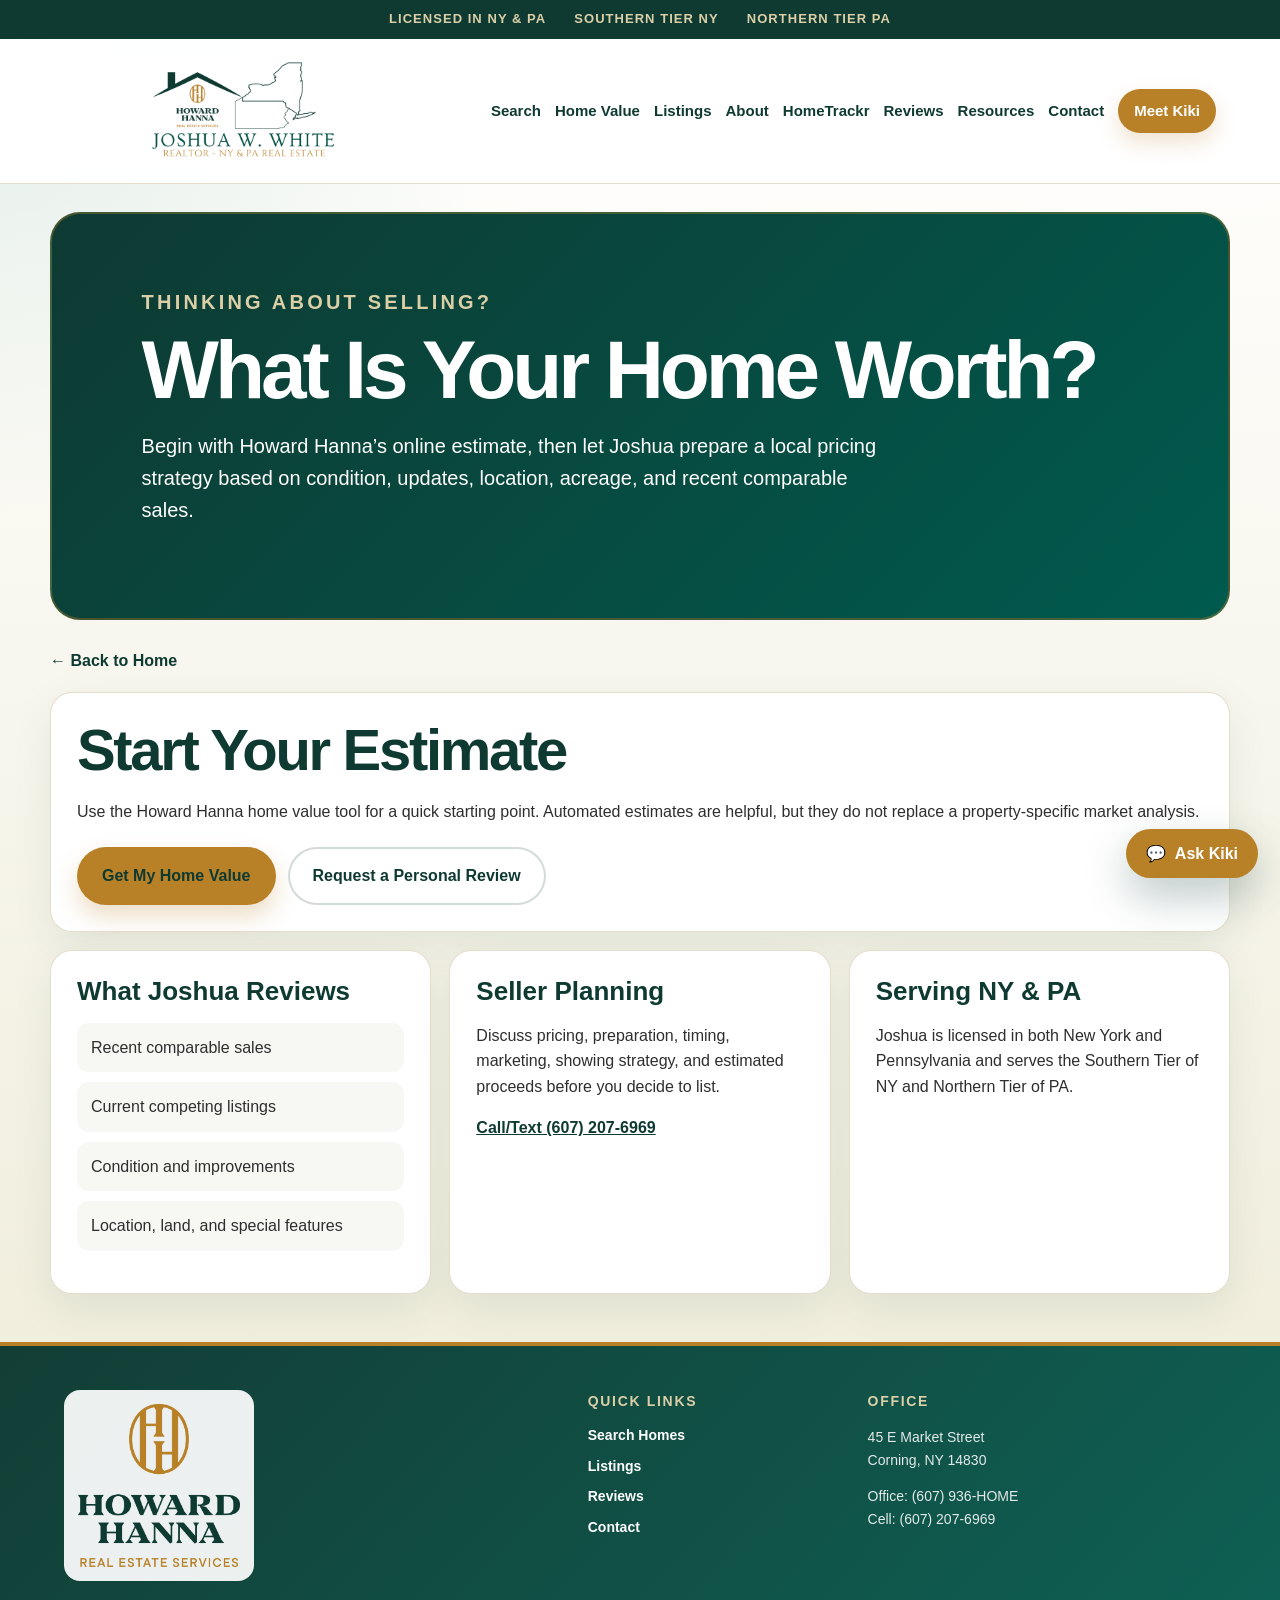
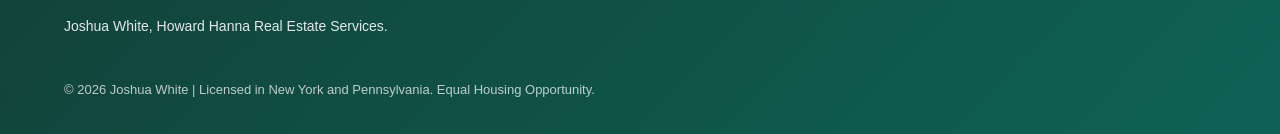
<file: home-value.html>
<!DOCTYPE html><html lang="en"><head><meta charset="UTF-8"><meta name="viewport" content="width=device-width,initial-scale=1"><title>What Is My Corning Area Home Worth? | Joshua White</title>
  <meta name="description" content="Request a local home value review and seller consultation from Joshua White for properties in Corning, the Southern Tier of New York, and Northern Pennsylvania.">
  <link rel="canonical" href="https://doitrightwithjoshuawhite.com/home-value.html">
  <meta property="og:title" content="What Is My Corning Area Home Worth? | Joshua White">
  <meta property="og:description" content="Request a local home value review and seller consultation from Joshua White for properties in Corning, the Southern Tier of New York, and Northern Pennsylvania.">
  <meta property="og:type" content="website">
  <meta property="og:url" content="https://doitrightwithjoshuawhite.com/home-value.html">
  <meta property="og:image" content="https://doitrightwithjoshuawhite.com/joshua-headshot.jpg">
  <meta property="og:image:alt" content="Joshua White, Howard Hanna REALTOR serving the Twin Tiers">
  <meta name="twitter:card" content="summary_large_image">
  <meta name="twitter:title" content="What Is My Corning Area Home Worth? | Joshua White">
  <meta name="twitter:description" content="Request a local home value review and seller consultation from Joshua White for properties in Corning, the Southern Tier of New York, and Northern Pennsylvania.">
  <meta name="twitter:image" content="https://doitrightwithjoshuawhite.com/joshua-headshot.jpg"><link rel="stylesheet" href="styles.css"><link rel="stylesheet" href="custom.css"><link rel="stylesheet" href="pages.css"></head><body><div class="top-strip"><span>Licensed in NY & PA</span><span>Southern Tier NY</span><span>Northern Tier PA</span></div><header class="site-header"><a class="logo-lockup" href="index.html"><img src="joshua-hh-logo-wide.png" alt="Joshua White Howard Hanna"></a><button class="menu-toggle" aria-label="Open menu" onclick="document.body.classList.toggle('menu-open')">☰</button><nav class="main-nav refined-nav"><a href="search.html">Search</a><a href="home-value.html">Home Value</a><a href="listings.html">Listings</a><a href="index.html#about">About</a><a href="hometrackr.html">HomeTrackr</a><a href="reviews.html">Reviews</a><a href="resources.html">Resources</a><a href="contact.html">Contact</a><a class="nav-cta" href="index.html#ai">Meet Kiki</a></nav></header><main><section class="page-hero"><p class="eyebrow">Thinking About Selling?</p><h1>What Is Your Home Worth?</h1><p>Begin with Howard Hanna’s online estimate, then let Joshua prepare a local pricing strategy based on condition, updates, location, acreage, and recent comparable sales.</p></section><section class="page-shell"><a class="page-back" href="index.html">← Back to Home</a><div class="page-grid"><div class="page-card page-wide"><h2>Start Your Estimate</h2><p>Use the Howard Hanna home value tool for a quick starting point. Automated estimates are helpful, but they do not replace a property-specific market analysis.</p><div class="page-actions"><a class="btn btn-gold" href="https://homevalue.howardhanna.com/joshuawilliamwhite" target="_blank" rel="noopener">Get My Home Value</a><a class="btn btn-light btn-light-bordered" href="mailto:joshuawhite@howardhanna.com?subject=Home%20Value%20Review&body=Property%20address%3A%0ATimeline%3A%0AMajor%20updates%3A%0ABest%20phone%3A">Request a Personal Review</a></div></div><div class="page-card"><h3>What Joshua Reviews</h3><ul class="simple-list"><li>Recent comparable sales</li><li>Current competing listings</li><li>Condition and improvements</li><li>Location, land, and special features</li></ul></div><div class="page-card"><h3>Seller Planning</h3><p>Discuss pricing, preparation, timing, marketing, showing strategy, and estimated proceeds before you decide to list.</p><a href="tel:16072076969">Call/Text (607) 207-6969</a></div><div class="page-card"><h3>Serving NY & PA</h3><p>Joshua is licensed in both New York and Pennsylvania and serves the Southern Tier of NY and Northern Tier of PA.</p></div></div></section></main><footer class="footer premium-footer"><div class="footer-columns"><div><img loading="lazy" decoding="async" src="hh-logo-forest-gold.png" alt="Howard Hanna"><p>Joshua White, Howard Hanna Real Estate Services.</p></div><div><strong>Quick Links</strong><a href="search.html">Search Homes</a><a href="listings.html">Listings</a><a href="reviews.html">Reviews</a><a href="contact.html">Contact</a></div><div><strong>Office</strong><p>45 E Market Street<br>Corning, NY 14830</p><p>Office: (607) 936-HOME<br>Cell: (607) 207-6969</p></div></div><p class="fine-print">© 2026 Joshua White | Licensed in New York and Pennsylvania. Equal Housing Opportunity.</p></footer><script src="joshua-ai.js"></script><script src="hometrackr-ai-addon.js"></script></body></html>
</file>
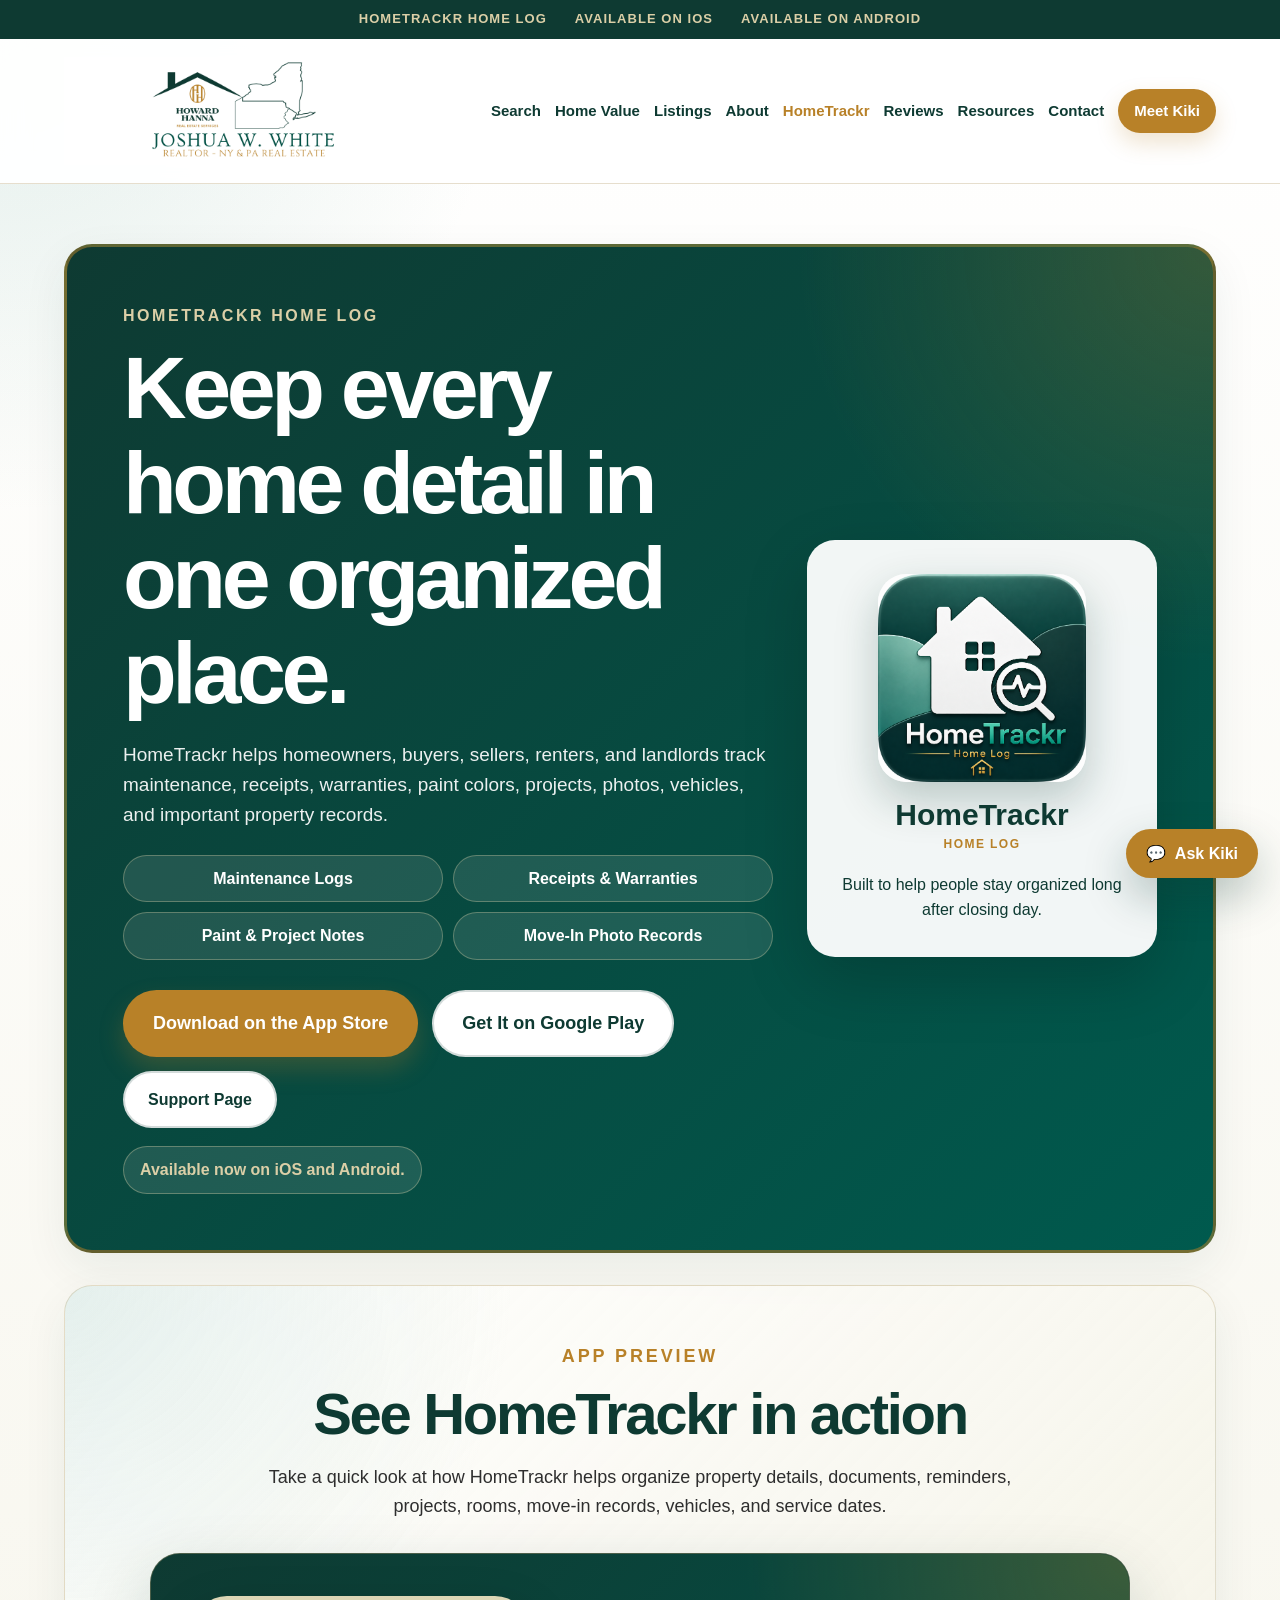
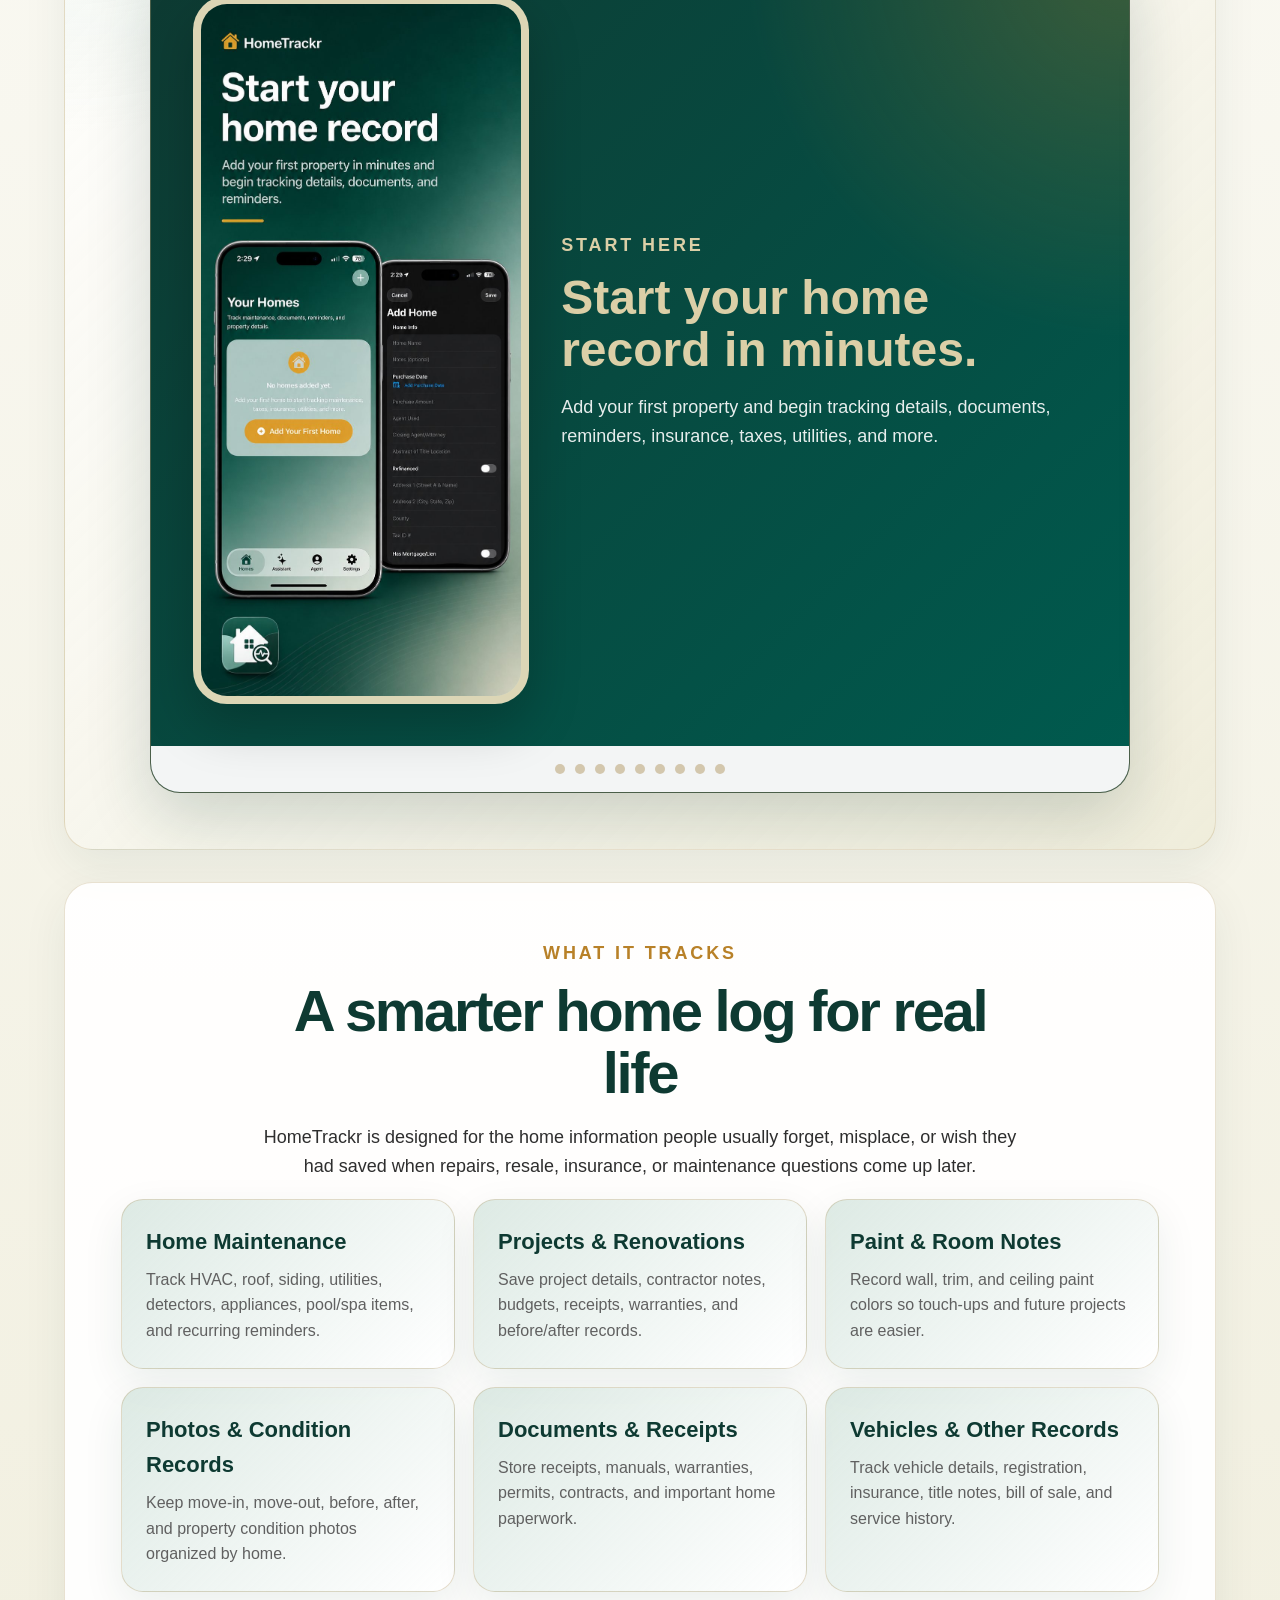
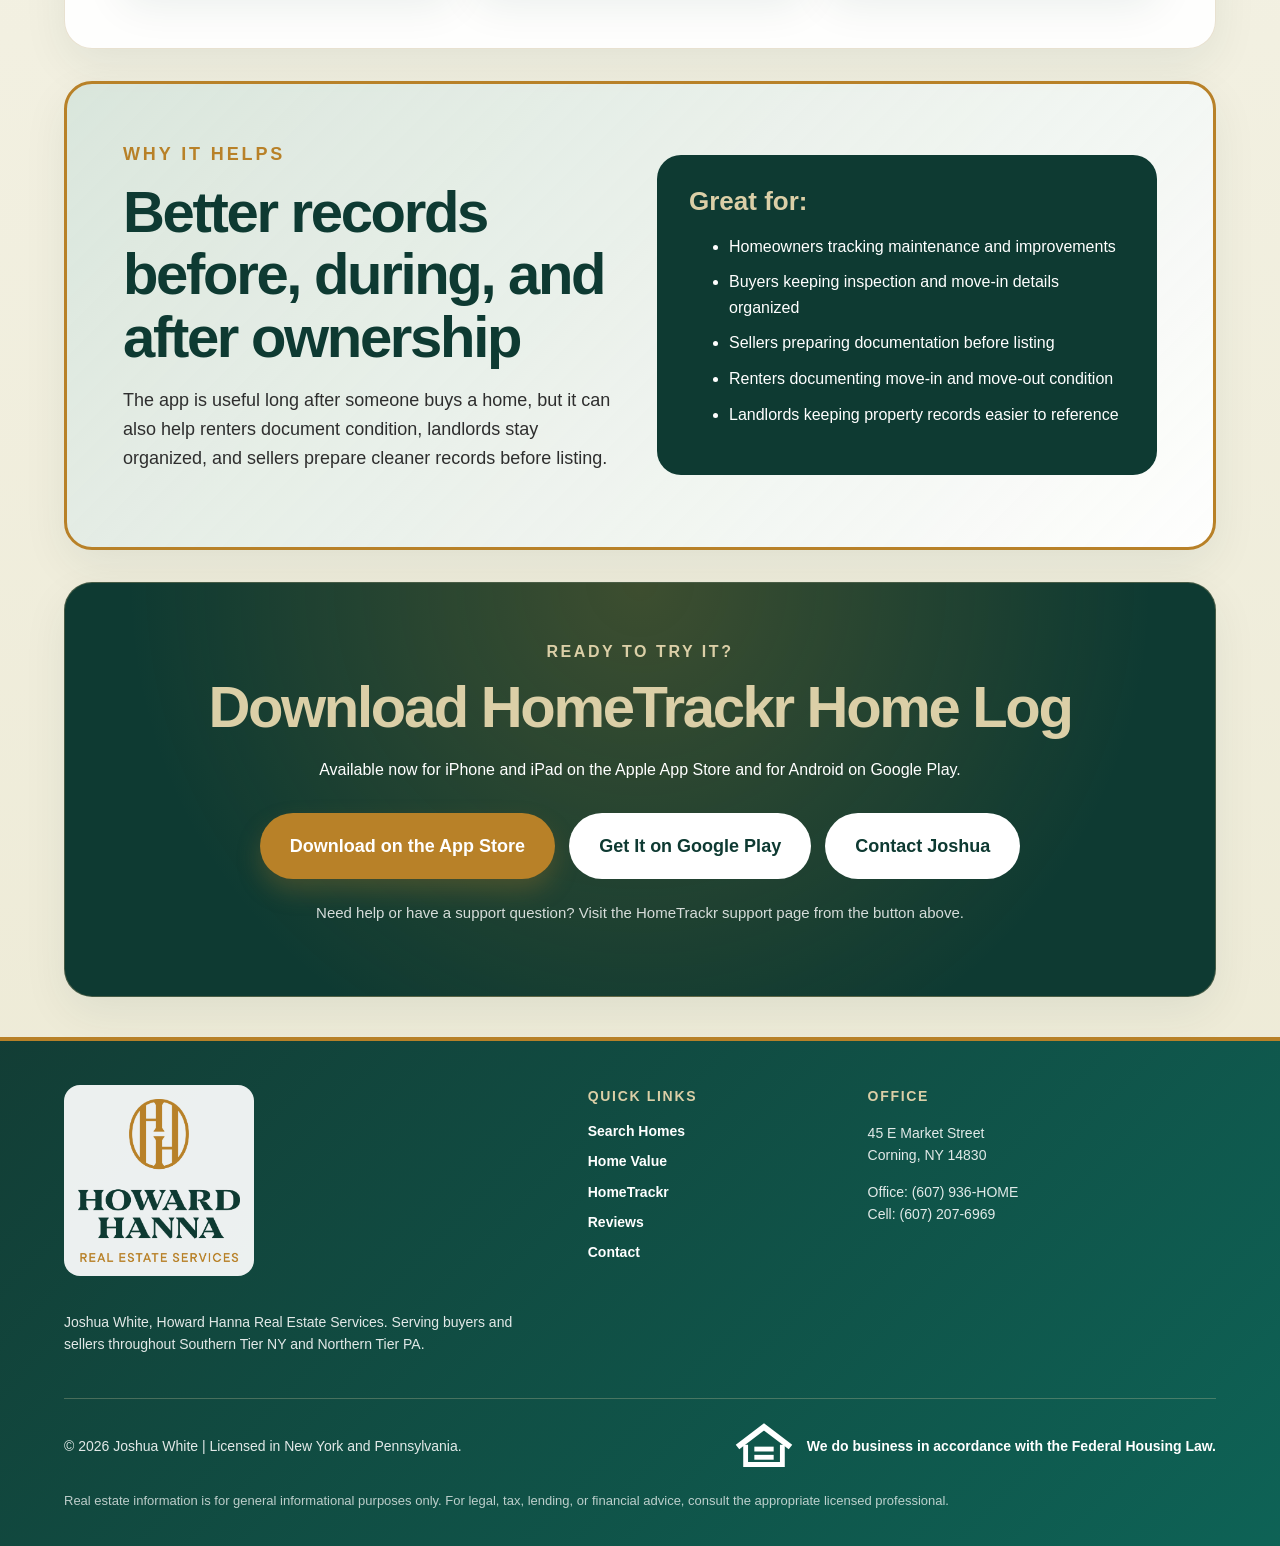
<file: hometrackr.html>
<!DOCTYPE html>
<html lang="en">
<head>
  <meta charset="UTF-8" />
  <meta name="viewport" content="width=device-width, initial-scale=1.0" />
  <title>HomeTrackr Home Log App | Home Maintenance & Property Records</title>
  <meta name="description" content="Organize home maintenance, receipts, warranties, paint colors, projects, photos, vehicles, and property records with the HomeTrackr Home Log app.">
  <link rel="canonical" href="https://doitrightwithjoshuawhite.com/hometrackr.html">
  <meta property="og:title" content="HomeTrackr Home Log App | Home Maintenance & Property Records">
  <meta property="og:description" content="Organize home maintenance, receipts, warranties, paint colors, projects, photos, vehicles, and property records with the HomeTrackr Home Log app.">
  <meta property="og:type" content="website">
  <meta property="og:url" content="https://doitrightwithjoshuawhite.com/hometrackr.html">
  <meta property="og:image" content="https://doitrightwithjoshuawhite.com/joshua-headshot.jpg">
  <meta property="og:image:alt" content="Joshua White, Howard Hanna REALTOR serving the Twin Tiers">
  <meta name="twitter:card" content="summary_large_image">
  <meta name="twitter:title" content="HomeTrackr Home Log App | Home Maintenance & Property Records">
  <meta name="twitter:description" content="Organize home maintenance, receipts, warranties, paint colors, projects, photos, vehicles, and property records with the HomeTrackr Home Log app.">
  <meta name="twitter:image" content="https://doitrightwithjoshuawhite.com/joshua-headshot.jpg">
  <link rel="stylesheet" href="styles.css" />
  <link rel="stylesheet" href="custom.css" />
  <style>
    .active-tab { color: var(--gold) !important; }
    .app-page-main { padding-top: 14px; }
    .app-page-hero { margin-top: 46px; }
    .app-feature-grid { grid-template-columns: repeat(3, 1fr); }
    .app-feature-grid a { pointer-events: none; }
    .app-feature-grid span { display: block; }
    .download-strip { text-align: center; background: radial-gradient(circle at top, rgba(184, 129, 40, .28), transparent 32rem), var(--forest); color: var(--white); }
    .download-strip h2, .download-strip .eyebrow { color: var(--pale-gold); }
    .app-support-note { margin-top: 22px; color: rgba(255,255,255,.82); font-size: 15px; }
    .btn-disabled { background: rgba(255,255,255,.14); border-color: rgba(219, 207, 167, .50); color: var(--pale-gold); cursor: default; box-shadow: none; }
    .btn-disabled:hover { transform: none; }
    .platform-note { margin-top: 18px; display: inline-flex; align-items: center; gap: 10px; background: rgba(255,255,255,.10); border: 1px solid rgba(219, 207, 167, .36); border-radius: 999px; padding: 10px 16px; color: var(--pale-gold); font-weight: 900; }
    .hometrackr-logo-image { width:min(220px,74%); height:auto; display:block; margin:0 auto 18px; border-radius:28px; box-shadow:0 18px 44px rgba(14,58,50,.24); }
    .showcase-section { overflow: hidden; background: radial-gradient(circle at top left, rgba(159, 200, 189, .28), transparent 28rem), linear-gradient(135deg, rgba(255,255,255,.98), rgba(236, 233, 211, .62)); }
    .showcase-window { width: min(980px, 100%); margin: 32px auto 0; overflow: hidden; border-radius: 30px; border: 1px solid rgba(184, 161, 113, .36); background: var(--forest); box-shadow: 0 24px 64px rgba(14, 58, 50, .18); }
    .showcase-track { display: flex; width: 900%; animation: hometrackrSlide 54s infinite; }
    .showcase-slide { width: 11.1111%; min-height: 700px; padding: clamp(20px, 4vw, 42px); display: grid; grid-template-columns: minmax(250px, .78fr) minmax(0, 1.22fr); gap: 32px; align-items: center; background: radial-gradient(circle at top right, rgba(184,129,40,.30), transparent 24rem), linear-gradient(135deg, #0e3a32, #005a4e); color: var(--white); }
    .screenshot-frame { min-height: 620px; border-radius: 34px; background: rgba(236, 233, 211, .94); border: 8px solid rgba(219, 207, 167, .55); box-shadow: 0 22px 52px rgba(0,0,0,.22); overflow: hidden; display: grid; place-items: center; position: relative; }
    .screenshot-frame img { width: 100%; height: 100%; object-fit: contain; display: block; }
    .screenshot-fallback { display: none !important; }
    .showcase-copy .eyebrow, .showcase-copy h3 { color: var(--pale-gold); }
    .showcase-copy h3 { font-size: clamp(30px, 4vw, 48px); }
    .showcase-copy p { color: rgba(255,255,255,.90); font-size: 18px; }
    .showcase-dots { display: flex; justify-content: center; gap: 10px; padding: 18px; background: rgba(255,255,255,.95); }
    .showcase-dots span { width: 10px; height: 10px; border-radius: 999px; background: var(--bronze); opacity: .55; }
    @keyframes hometrackrSlide {
      0%, 8% { transform: translateX(0); }
      11%, 19% { transform: translateX(-11.1111%); }
      22%, 30% { transform: translateX(-22.2222%); }
      33%, 41% { transform: translateX(-33.3333%); }
      44%, 52% { transform: translateX(-44.4444%); }
      55%, 63% { transform: translateX(-55.5555%); }
      66%, 74% { transform: translateX(-66.6666%); }
      77%, 85% { transform: translateX(-77.7777%); }
      88%, 96% { transform: translateX(-88.8888%); }
      100% { transform: translateX(0); }
    }
    @media (max-width: 960px) { .app-feature-grid { grid-template-columns: 1fr; } .showcase-slide { grid-template-columns: 1fr; min-height: auto; } .screenshot-frame { min-height: 560px; } }
  </style>
</head>
<body>
  <div class="top-strip"><span>HomeTrackr Home Log</span><span>Available on iOS</span><span>Available on Android</span></div>
  <header class="site-header">
    <a class="logo-lockup" href="index.html#home" aria-label="Joshua White Home"><img src="joshua-hh-logo-wide.png" alt="Joshua W. White Howard Hanna Real Estate Services logo" /></a>
    <button class="menu-toggle" aria-label="Open menu" onclick="document.body.classList.toggle('menu-open')">☰</button>
    <nav class="main-nav refined-nav">
      <a href="search.html">Search</a><a href="home-value.html">Home Value</a><a href="index.html#listings">Listings</a><a href="index.html#about">About</a><a class="active-tab" href="hometrackr.html">HomeTrackr</a><a href="reviews.html">Reviews</a><a href="index.html#resources">Resources</a><a href="contact.html">Contact</a><a class="nav-cta" href="index.html#ai">Joshua AI</a>
    </nav>
  </header>
  <main class="app-page-main">
    <section class="section hometrackr-section app-page-hero">
      <div class="hometrackr-copy">
        <p class="eyebrow">HomeTrackr Home Log</p><h1>Keep every home detail in one organized place.</h1><p class="lead-copy">HomeTrackr helps homeowners, buyers, sellers, renters, and landlords track maintenance, receipts, warranties, paint colors, projects, photos, vehicles, and important property records.</p>
        <div class="hometrackr-points"><span>Maintenance Logs</span><span>Receipts & Warranties</span><span>Paint & Project Notes</span><span>Move-In Photo Records</span></div>
        <div class="cta-row"><a class="btn btn-gold btn-large" href="https://apps.apple.com/us/app/hometrackr-home-log/id6785076449" target="_blank" rel="noopener">Download on the App Store</a><a class="btn btn-light btn-light-bordered btn-large" href="https://play.google.com/store/apps/details?id=com.joshuawhite.hometrackr" target="_blank" rel="noopener">Get It on Google Play</a><a class="btn btn-light btn-light-bordered" href="https://whitecrestfarms.github.io/hometrackr-support/" target="_blank" rel="noopener">Support Page</a></div>
        <div class="platform-note">Available now on iOS and Android.</div>
      </div>
      <div class="hometrackr-card"><img loading="lazy" decoding="async" class="hometrackr-logo-image" src="hometrackr-logo.png" alt="HomeTrackr app logo"><strong>HomeTrackr</strong><span>Home Log</span><p>Built to help people stay organized long after closing day.</p></div>
    </section>
    <section class="section showcase-section">
      <div class="section-heading centered"><p class="eyebrow">App Preview</p><h2>See HomeTrackr in action</h2><p>Take a quick look at how HomeTrackr helps organize property details, documents, reminders, projects, rooms, move-in records, vehicles, and service dates.</p></div>
      <div class="showcase-window" aria-label="HomeTrackr app screenshot slideshow"><div class="showcase-track">
        <article class="showcase-slide"><div class="screenshot-frame"><img loading="lazy" decoding="async" src="hometrackr-slide-1.jpg" alt="HomeTrackr start your home record preview" onerror="this.style.display='none'" /><div class="screenshot-fallback"><span>Slide 1</span><strong>Start Your Home Record</strong><p>Upload as hometrackr-slide-1.jpg</p></div></div><div class="showcase-copy"><p class="eyebrow">Start Here</p><h3>Start your home record in minutes.</h3><p>Add your first property and begin tracking details, documents, reminders, insurance, taxes, utilities, and more.</p></div></article>
        <article class="showcase-slide"><div class="screenshot-frame"><img loading="lazy" decoding="async" src="hometrackr-slide-2.jpg" alt="HomeTrackr home dashboard preview" onerror="this.style.display='none'" /><div class="screenshot-fallback"><span>Slide 2</span><strong>Home Dashboard</strong><p>Upload as hometrackr-slide-2.jpg</p></div></div><div class="showcase-copy"><p class="eyebrow">Dashboard</p><h3>See your home at a glance.</h3><p>Monitor home health, reminders, timeline progress, projects, warranties, and assistant insights from one dashboard.</p></div></article>
        <article class="showcase-slide"><div class="screenshot-frame"><img loading="lazy" decoding="async" src="hometrackr-slide-3.jpg" alt="HomeTrackr everything in one place preview" onerror="this.style.display='none'" /><div class="screenshot-fallback"><span>Slide 3</span><strong>Everything in One Place</strong><p>Upload as hometrackr-slide-3.jpg</p></div></div><div class="showcase-copy"><p class="eyebrow">One Place</p><h3>Jump quickly between every key section.</h3><p>Search, reminders, documents, insurance, taxes, projects, home systems, and more stay organized inside your home profile.</p></div></article>
        <article class="showcase-slide"><div class="screenshot-frame"><img loading="lazy" decoding="async" src="hometrackr-slide-4.jpg" alt="HomeTrackr document vault preview" onerror="this.style.display='none'" /><div class="screenshot-fallback"><span>Slide 4</span><strong>Document Vault</strong><p>Upload as hometrackr-slide-4.jpg</p></div></div><div class="showcase-copy"><p class="eyebrow">Documents</p><h3>Organize documents and records.</h3><p>Keep home files, section records, receipts, warranties, manuals, system details, and important paperwork easy to find.</p></div></article>
        <article class="showcase-slide"><div class="screenshot-frame"><img loading="lazy" decoding="async" src="hometrackr-slide-5.jpg" alt="HomeTrackr projects and renovations preview" onerror="this.style.display='none'" /><div class="screenshot-fallback"><span>Slide 5</span><strong>Projects</strong><p>Upload as hometrackr-slide-5.jpg</p></div></div><div class="showcase-copy"><p class="eyebrow">Projects</p><h3>Plan projects and renovations.</h3><p>Track budgets, receipts, warranties, contractors, before-and-after progress, and improvement records for every project.</p></div></article>
        <article class="showcase-slide"><div class="screenshot-frame"><img loading="lazy" decoding="async" src="hometrackr-slide-6.jpg" alt="HomeTrackr room details and paint preview" onerror="this.style.display='none'" /><div class="screenshot-fallback"><span>Slide 6</span><strong>Room Details</strong><p>Upload as hometrackr-slide-6.jpg</p></div></div><div class="showcase-copy"><p class="eyebrow">Rooms</p><h3>Save finishes and room details.</h3><p>Track paint colors, products, finishes, room information, receipts, and maintenance notes space by space.</p></div></article>
        <article class="showcase-slide"><div class="screenshot-frame"><img loading="lazy" decoding="async" src="hometrackr-slide-7.jpg" alt="HomeTrackr move-in condition checklist preview" onerror="this.style.display='none'" /><div class="screenshot-fallback"><span>Slide 7</span><strong>Move-In Condition</strong><p>Upload as hometrackr-slide-7.jpg</p></div></div><div class="showcase-copy"><p class="eyebrow">Condition</p><h3>Document move-in condition.</h3><p>Capture every space before move-in with checklist guidance, date-stamped photo tracking, and condition records.</p></div></article>
        <article class="showcase-slide"><div class="screenshot-frame"><img loading="lazy" decoding="async" src="hometrackr-slide-8.jpg" alt="HomeTrackr vehicle tracking preview" onerror="this.style.display='none'" /><div class="screenshot-fallback"><span>Slide 8</span><strong>Vehicle Tracking</strong><p>Upload as hometrackr-slide-8.jpg</p></div></div><div class="showcase-copy"><p class="eyebrow">Vehicles</p><h3>Track vehicles too.</h3><p>Store vehicle details, purchase information, lender details, service history, registration, insurance, and maintenance records.</p></div></article>
        <article class="showcase-slide"><div class="screenshot-frame"><img loading="lazy" decoding="async" src="hometrackr-slide-9.jpg" alt="HomeTrackr service dates preview" onerror="this.style.display='none'" /><div class="screenshot-fallback"><span>Slide 9</span><strong>Service Dates</strong><p>Upload as hometrackr-slide-9.jpg</p></div></div><div class="showcase-copy"><p class="eyebrow">Reminders</p><h3>Stay ahead of service dates.</h3><p>Track registration, inspection, insurance, maintenance logs, service dates, and export records when needed.</p></div></article>
      </div><div class="showcase-dots" aria-hidden="true"><span></span><span></span><span></span><span></span><span></span><span></span><span></span><span></span><span></span></div></div>
    </section>
    <section class="section"><div class="section-heading centered"><p class="eyebrow">What It Tracks</p><h2>A smarter home log for real life</h2><p>HomeTrackr is designed for the home information people usually forget, misplace, or wish they had saved when repairs, resale, insurance, or maintenance questions come up later.</p></div><div class="resource-grid app-feature-grid"><a href="#"><strong>Home Maintenance</strong><span>Track HVAC, roof, siding, utilities, detectors, appliances, pool/spa items, and recurring reminders.</span></a><a href="#"><strong>Projects & Renovations</strong><span>Save project details, contractor notes, budgets, receipts, warranties, and before/after records.</span></a><a href="#"><strong>Paint & Room Notes</strong><span>Record wall, trim, and ceiling paint colors so touch-ups and future projects are easier.</span></a><a href="#"><strong>Photos & Condition Records</strong><span>Keep move-in, move-out, before, after, and property condition photos organized by home.</span></a><a href="#"><strong>Documents & Receipts</strong><span>Store receipts, manuals, warranties, permits, contracts, and important home paperwork.</span></a><a href="#"><strong>Vehicles & Other Records</strong><span>Track vehicle details, registration, insurance, title notes, bill of sale, and service history.</span></a></div></section>
    <section class="section ai-feature"><div class="section-copy"><p class="eyebrow">Why It Helps</p><h2>Better records before, during, and after ownership</h2><p>The app is useful long after someone buys a home, but it can also help renters document condition, landlords stay organized, and sellers prepare cleaner records before listing.</p></div><div class="ai-panel"><h3>Great for:</h3><ul><li>Homeowners tracking maintenance and improvements</li><li>Buyers keeping inspection and move-in details organized</li><li>Sellers preparing documentation before listing</li><li>Renters documenting move-in and move-out condition</li><li>Landlords keeping property records easier to reference</li></ul></div></section>
    <section class="section download-strip"><p class="eyebrow">Ready to try it?</p><h2>Download HomeTrackr Home Log</h2><p>Available now for iPhone and iPad on the Apple App Store and for Android on Google Play.</p><div class="cta-row centered-row"><a class="btn btn-gold btn-large" href="https://apps.apple.com/us/app/hometrackr-home-log/id6785076449" target="_blank" rel="noopener">Download on the App Store</a><a class="btn btn-light btn-large" href="https://play.google.com/store/apps/details?id=com.joshuawhite.hometrackr" target="_blank" rel="noopener">Get It on Google Play</a><a class="btn btn-light btn-large" href="contact.html">Contact Joshua</a></div><p class="app-support-note">Need help or have a support question? Visit the HomeTrackr support page from the button above.</p></section>
  </main>
  <footer class="footer premium-footer"><div class="footer-columns"><div><img loading="lazy" decoding="async" src="hh-logo-forest-gold.png" alt="Howard Hanna Real Estate Services" /><p>Joshua White, Howard Hanna Real Estate Services. Serving buyers and sellers throughout Southern Tier NY and Northern Tier PA.</p></div><div><strong>Quick Links</strong><a href="search.html">Search Homes</a><a href="home-value.html">Home Value</a><a href="hometrackr.html">HomeTrackr</a><a href="reviews.html">Reviews</a><a href="contact.html">Contact</a></div><div><strong>Office</strong><p>45 E Market Street<br />Corning, NY 14830</p><p>Office: (607) 936-HOME<br />Cell: (607) 207-6969</p></div></div><div class="footer-bottom-row"><p>© 2026 Joshua White | Licensed in New York and Pennsylvania.</p><div class="footer-eho"><svg viewBox="0 0 120 100" role="img" aria-label="Equal Housing Opportunity logo"><path d="M10 48 L60 10 L110 48" fill="none" stroke="currentColor" stroke-width="12" stroke-linecap="square" stroke-linejoin="miter" /><path d="M22 47 V88 H98 V47" fill="none" stroke="currentColor" stroke-width="10" /><rect x="40" y="51" width="40" height="10" fill="currentColor" /><rect x="40" y="68" width="40" height="10" fill="currentColor" /></svg><span>We do business in accordance with the Federal Housing Law.</span></div></div><p class="fine-print">Real estate information is for general informational purposes only. For legal, tax, lending, or financial advice, consult the appropriate licensed professional.</p></footer>
  <script src="joshua-ai.js"></script><script src="hometrackr-ai-addon.js"></script>
</body>
</html>
</file>
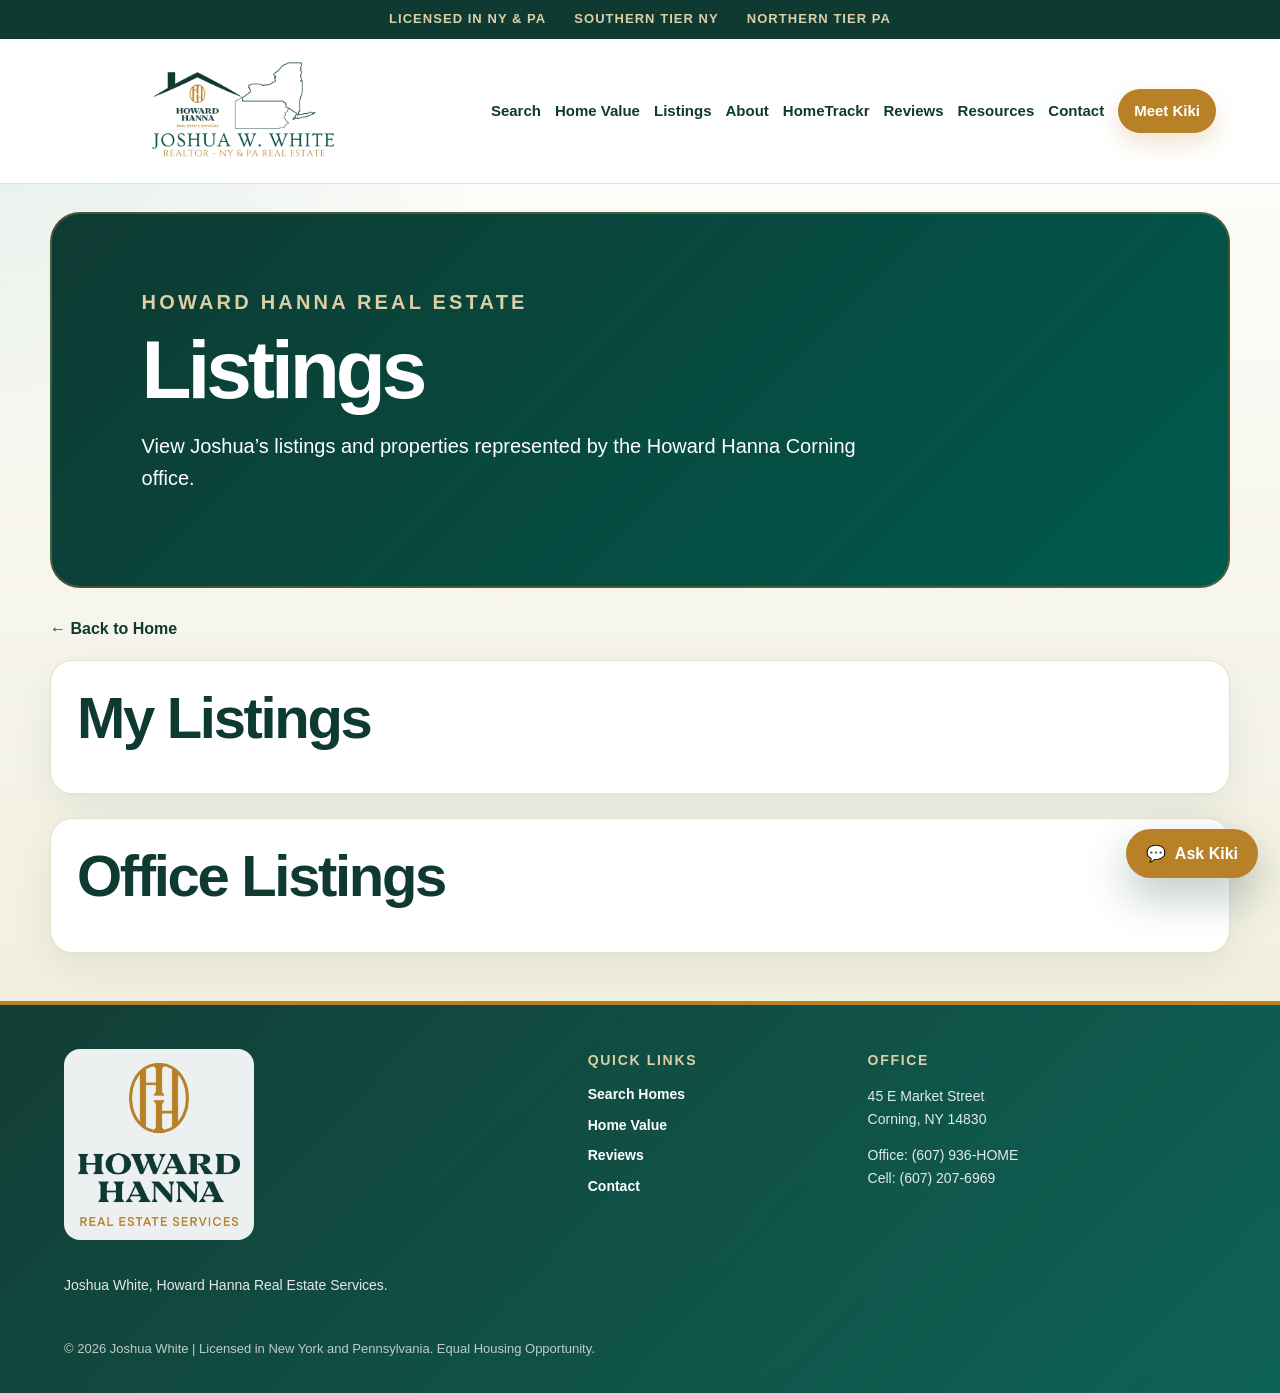
<file: listings.html>
<!DOCTYPE html><html lang="en"><head><meta charset="UTF-8"><meta name="viewport" content="width=device-width,initial-scale=1"><title>Real Estate Listings in Corning & the Twin Tiers | Joshua White</title>
  <meta name="description" content="Browse Joshua White’s real estate listings and connect for property details or a showing in the Southern Tier of New York and Northern Pennsylvania.">
  <link rel="canonical" href="https://doitrightwithjoshuawhite.com/listings.html">
  <meta property="og:title" content="Real Estate Listings in Corning & the Twin Tiers | Joshua White">
  <meta property="og:description" content="Browse Joshua White’s real estate listings and connect for property details or a showing in the Southern Tier of New York and Northern Pennsylvania.">
  <meta property="og:type" content="website">
  <meta property="og:url" content="https://doitrightwithjoshuawhite.com/listings.html">
  <meta property="og:image" content="https://doitrightwithjoshuawhite.com/joshua-headshot.jpg">
  <meta property="og:image:alt" content="Joshua White, Howard Hanna REALTOR serving the Twin Tiers">
  <meta name="twitter:card" content="summary_large_image">
  <meta name="twitter:title" content="Real Estate Listings in Corning & the Twin Tiers | Joshua White">
  <meta name="twitter:description" content="Browse Joshua White’s real estate listings and connect for property details or a showing in the Southern Tier of New York and Northern Pennsylvania.">
  <meta name="twitter:image" content="https://doitrightwithjoshuawhite.com/joshua-headshot.jpg"><script src="https://em.realscout.com/widgets/realscout-web-components.umd.js" type="module"></script><link rel="stylesheet" href="styles.css"><link rel="stylesheet" href="custom.css"><link rel="stylesheet" href="pages.css"><style>realscout-your-listings,realscout-office-listings{--rs-listing-divider-color:#0e3a32;width:100%}</style></head><body><div class="top-strip"><span>Licensed in NY & PA</span><span>Southern Tier NY</span><span>Northern Tier PA</span></div><header class="site-header"><a class="logo-lockup" href="index.html"><img src="joshua-hh-logo-wide.png" alt="Joshua White Howard Hanna"></a><button class="menu-toggle" aria-label="Open menu" onclick="document.body.classList.toggle('menu-open')">☰</button><nav class="main-nav refined-nav"><a href="search.html">Search</a><a href="home-value.html">Home Value</a><a href="listings.html">Listings</a><a href="index.html#about">About</a><a href="hometrackr.html">HomeTrackr</a><a href="reviews.html">Reviews</a><a href="resources.html">Resources</a><a href="contact.html">Contact</a><a class="nav-cta" href="index.html#ai">Meet Kiki</a></nav></header><main><section class="page-hero"><p class="eyebrow">Howard Hanna Real Estate</p><h1>Listings</h1><p>View Joshua’s listings and properties represented by the Howard Hanna Corning office.</p></section><section class="page-shell"><a class="page-back" href="index.html">← Back to Home</a><div class="page-card page-wide"><h2>My Listings</h2><realscout-your-listings agent-encoded-id="QWdlbnQtNDgyNTk=" sort-order="STATUS_AND_SIGNIFICANT_CHANGE" listing-status="For Sale,For Rent,In Contract,Sold,Rented" property-types="SFR,MF,TC,LAL,MOBILE,OTHER"></realscout-your-listings></div><div class="page-card page-wide" style="margin-top:24px"><h2>Office Listings</h2><realscout-office-listings agent-encoded-id="QWdlbnQtNDgyNTk=" sort-order="STATUS_AND_SIGNIFICANT_CHANGE" listing-status="For Sale,For Rent,In Contract,Sold,Rented" property-types="SFR,MF,TC,LAL,MOBILE,OTHER"></realscout-office-listings></div></section></main><footer class="footer premium-footer"><div class="footer-columns"><div><img loading="lazy" decoding="async" src="hh-logo-forest-gold.png" alt="Howard Hanna"><p>Joshua White, Howard Hanna Real Estate Services.</p></div><div><strong>Quick Links</strong><a href="search.html">Search Homes</a><a href="home-value.html">Home Value</a><a href="reviews.html">Reviews</a><a href="contact.html">Contact</a></div><div><strong>Office</strong><p>45 E Market Street<br>Corning, NY 14830</p><p>Office: (607) 936-HOME<br>Cell: (607) 207-6969</p></div></div><p class="fine-print">© 2026 Joshua White | Licensed in New York and Pennsylvania. Equal Housing Opportunity.</p></footer><script src="joshua-ai.js"></script><script src="hometrackr-ai-addon.js"></script></body></html>
</file>
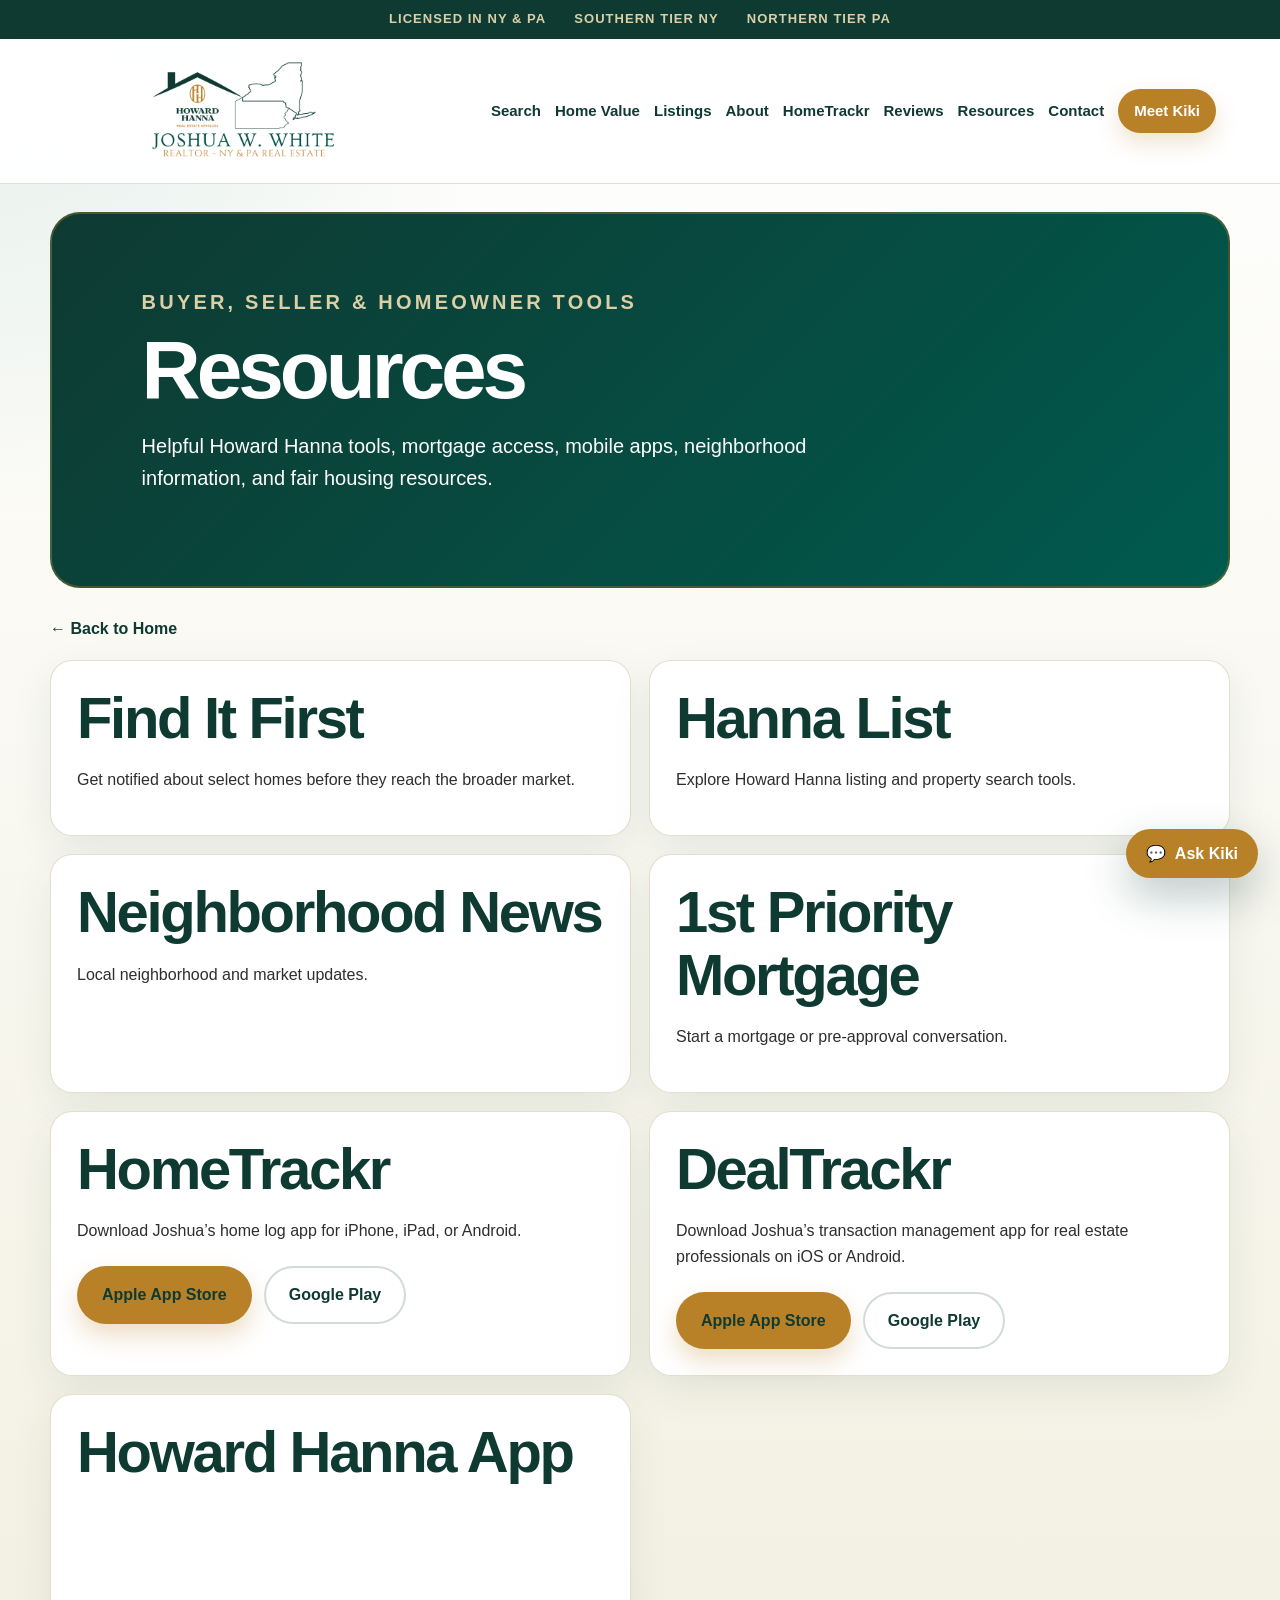
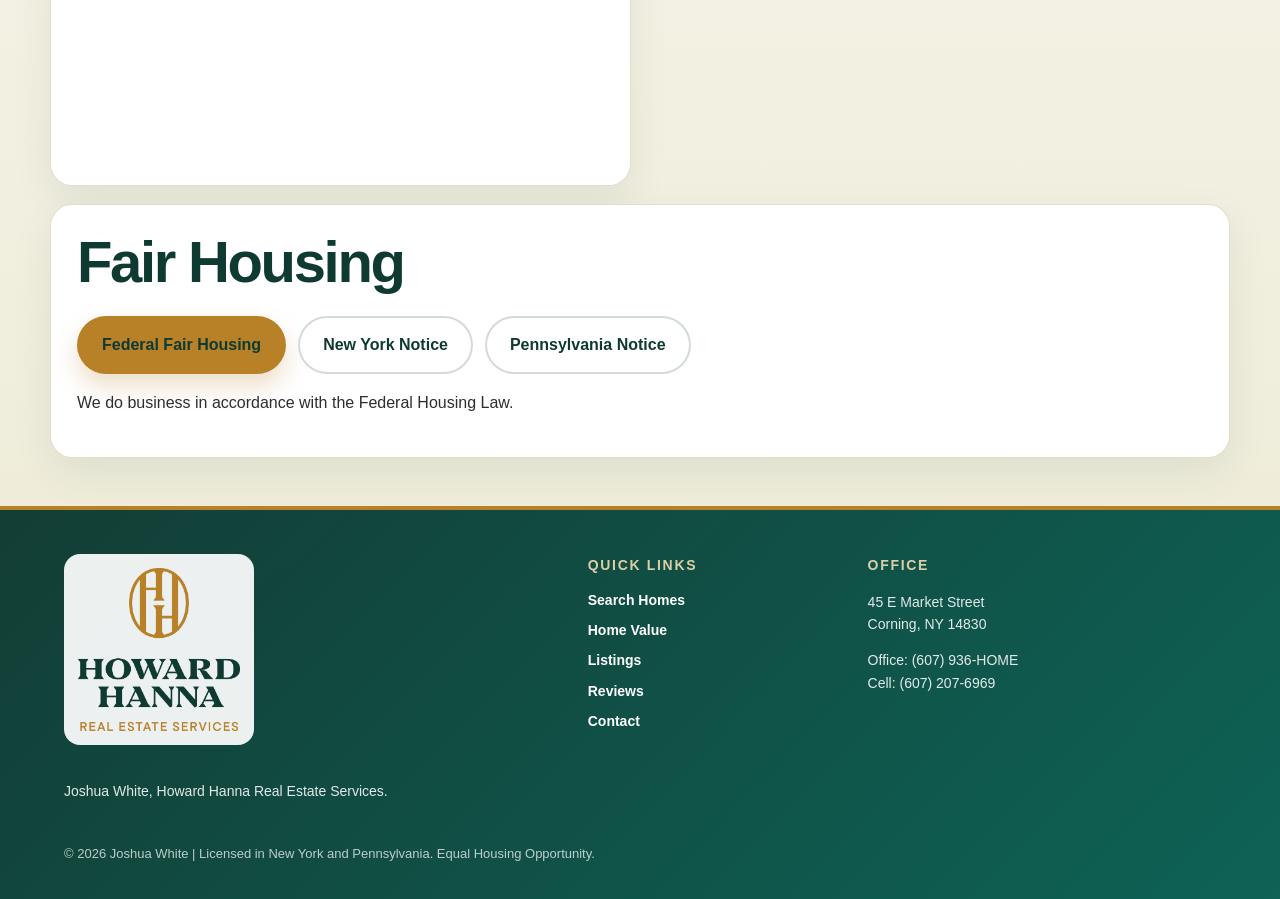
<file: resources.html>
<!DOCTYPE html><html lang="en"><head><meta charset="UTF-8"><meta name="viewport" content="width=device-width,initial-scale=1"><title>Home Buyer & Seller Resources | Corning NY | Joshua White</title>
  <meta name="description" content="Explore home search, mortgage, neighborhood, homeowner, and fair housing resources from Joshua White, Howard Hanna REALTOR® in Corning, New York.">
  <link rel="canonical" href="https://doitrightwithjoshuawhite.com/resources.html">
  <meta property="og:title" content="Home Buyer & Seller Resources | Corning NY | Joshua White">
  <meta property="og:description" content="Explore home search, mortgage, neighborhood, homeowner, and fair housing resources from Joshua White, Howard Hanna REALTOR® in Corning, New York.">
  <meta property="og:type" content="website">
  <meta property="og:url" content="https://doitrightwithjoshuawhite.com/resources.html">
  <meta property="og:image" content="https://doitrightwithjoshuawhite.com/joshua-headshot.jpg">
  <meta property="og:image:alt" content="Joshua White, Howard Hanna REALTOR serving the Twin Tiers">
  <meta name="twitter:card" content="summary_large_image">
  <meta name="twitter:title" content="Home Buyer & Seller Resources | Corning NY | Joshua White">
  <meta name="twitter:description" content="Explore home search, mortgage, neighborhood, homeowner, and fair housing resources from Joshua White, Howard Hanna REALTOR® in Corning, New York.">
  <meta name="twitter:image" content="https://doitrightwithjoshuawhite.com/joshua-headshot.jpg"><link rel="stylesheet" href="styles.css"><link rel="stylesheet" href="custom.css"><link rel="stylesheet" href="pages.css"></head><body><div class="top-strip"><span>Licensed in NY & PA</span><span>Southern Tier NY</span><span>Northern Tier PA</span></div><header class="site-header"><a class="logo-lockup" href="index.html"><img src="joshua-hh-logo-wide.png" alt="Joshua White Howard Hanna"></a><button class="menu-toggle" aria-label="Open menu" onclick="document.body.classList.toggle('menu-open')">☰</button><nav class="main-nav refined-nav"><a href="search.html">Search</a><a href="home-value.html">Home Value</a><a href="listings.html">Listings</a><a href="index.html#about">About</a><a href="hometrackr.html">HomeTrackr</a><a href="reviews.html">Reviews</a><a href="resources.html">Resources</a><a href="contact.html">Contact</a><a class="nav-cta" href="index.html#ai">Meet Kiki</a></nav></header><main><section class="page-hero"><p class="eyebrow">Buyer, Seller & Homeowner Tools</p><h1>Resources</h1><p>Helpful Howard Hanna tools, mortgage access, mobile apps, neighborhood information, and fair housing resources.</p></section><section class="page-shell"><a class="page-back" href="index.html">← Back to Home</a><div class="resource-page-grid"><a class="page-card" href="https://joshuawilliamwhite.howardhanna.com/find-it-first" target="_blank" rel="noopener"><h2>Find It First</h2><p>Get notified about select homes before they reach the broader market.</p></a><a class="page-card" href="https://joshuawilliamwhite.howardhanna.com/hanna-list" target="_blank" rel="noopener"><h2>Hanna List</h2><p>Explore Howard Hanna listing and property search tools.</p></a><a class="page-card" href="https://joshuawilliamwhite.howardhanna.com/neighborhoodnews" target="_blank" rel="noopener"><h2>Neighborhood News</h2><p>Local neighborhood and market updates.</p></a><a class="page-card" href="https://mymortgageapp.1stprioritymortgage.com/dr/c/1hy1e" target="_blank" rel="noopener"><h2>1st Priority Mortgage</h2><p>Start a mortgage or pre-approval conversation.</p></a><div class="page-card"><h2>HomeTrackr</h2><p>Download Joshua’s home log app for iPhone, iPad, or Android.</p><div class="page-actions"><a class="btn btn-gold" href="https://apps.apple.com/us/app/hometrackr-home-log/id6785076449" target="_blank" rel="noopener">Apple App Store</a><a class="btn btn-light btn-light-bordered" href="https://play.google.com/store/apps/details?id=com.joshuawhite.hometrackr" target="_blank" rel="noopener">Google Play</a></div></div><div class="page-card"><h2>DealTrackr</h2><p>Download Joshua’s transaction management app for real estate professionals on iOS or Android.</p><div class="page-actions"><a class="btn btn-gold" href="https://apps.apple.com/us/app/dealtrackr-for-agents/id6794187654" target="_blank" rel="noopener">Apple App Store</a><a class="btn btn-light btn-light-bordered" href="https://play.google.com/store/apps/details?id=com.dealtrackr.app" target="_blank" rel="noopener">Google Play</a></div></div><div class="page-card"><h2>Howard Hanna App</h2><iframe loading="lazy" style="width:300px;height:250px;max-width:100%" frameborder="0" scrolling="no" src="https://boost-howardhanna.homespotter.com/sharewidget/show_widget/howardhanna?agent_id=4045633&customer_id=1391"></iframe></div><div class="page-card page-wide"><h2>Fair Housing</h2><div class="page-actions"><a class="btn btn-gold" href="https://www.justice.gov/crt/fair-housing-act-1" target="_blank" rel="noopener">Federal Fair Housing</a><a class="btn btn-light btn-light-bordered" href="https://www.dos.ny.gov/licensing/docs/FairHousingNotice_new.pdf" target="_blank" rel="noopener">New York Notice</a><a class="btn btn-light btn-light-bordered" href="https://parealtor.app.box.com/s/10l3hyl4ky19dgp8cqluohttox3i6rvm" target="_blank" rel="noopener">Pennsylvania Notice</a></div><p>We do business in accordance with the Federal Housing Law.</p></div></div></section></main><footer class="footer premium-footer"><div class="footer-columns"><div><img loading="lazy" decoding="async" src="hh-logo-forest-gold.png" alt="Howard Hanna"><p>Joshua White, Howard Hanna Real Estate Services.</p></div><div><strong>Quick Links</strong><a href="search.html">Search Homes</a><a href="home-value.html">Home Value</a><a href="listings.html">Listings</a><a href="reviews.html">Reviews</a><a href="contact.html">Contact</a></div><div><strong>Office</strong><p>45 E Market Street<br>Corning, NY 14830</p><p>Office: (607) 936-HOME<br>Cell: (607) 207-6969</p></div></div><p class="fine-print">© 2026 Joshua White | Licensed in New York and Pennsylvania. Equal Housing Opportunity.</p></footer><script src="joshua-ai.js"></script><script src="hometrackr-ai-addon.js"></script></body></html>
</file>
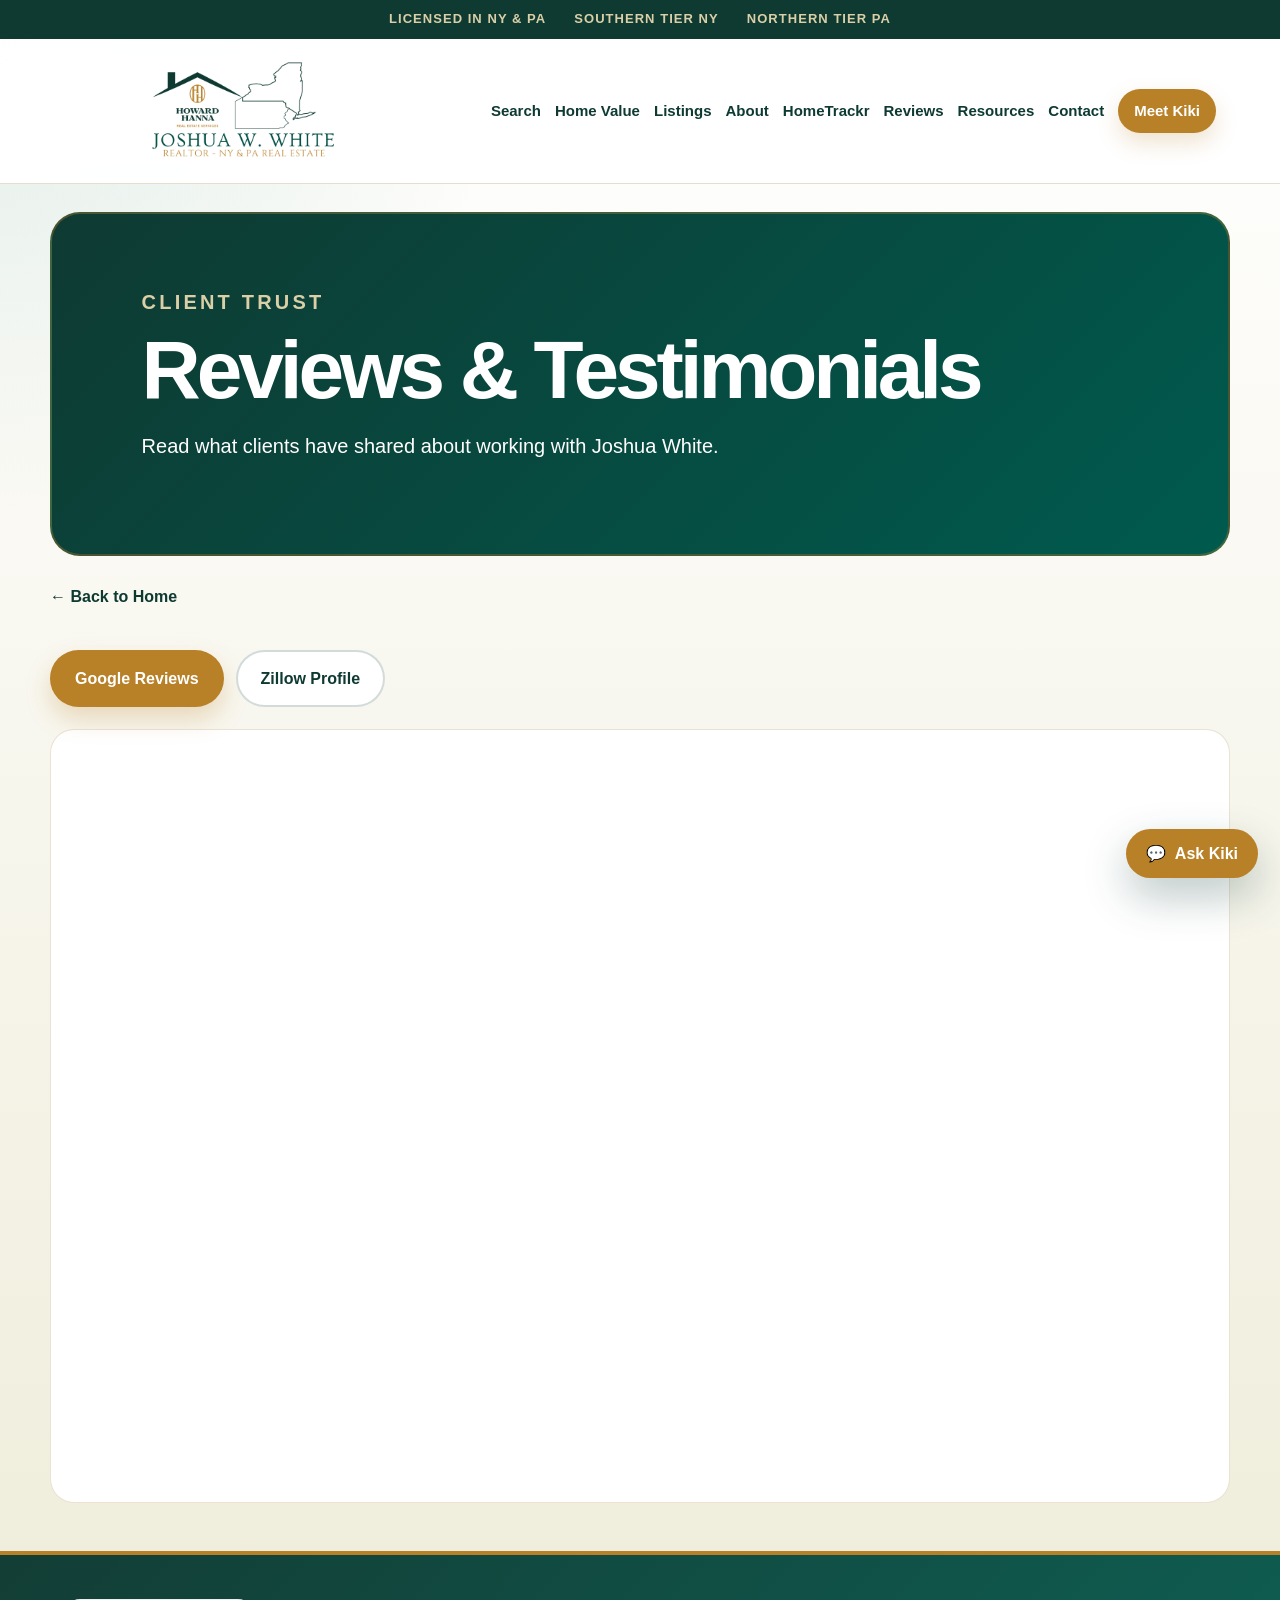
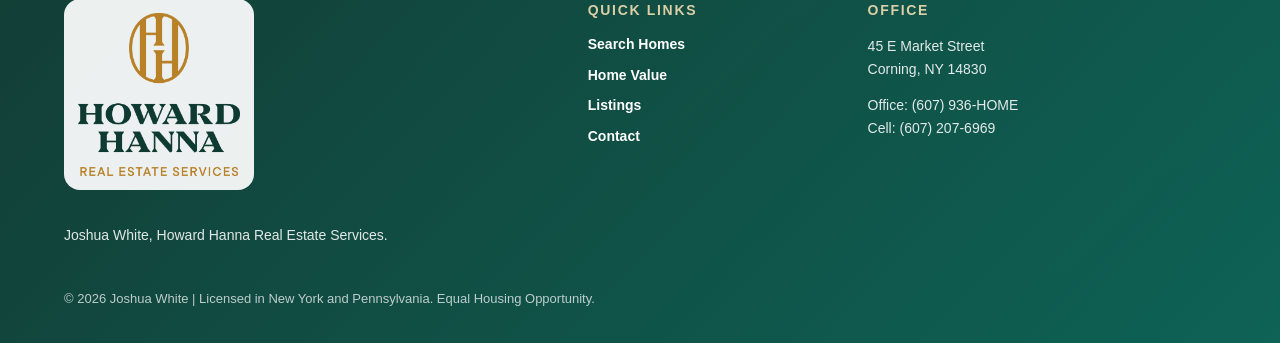
<file: reviews.html>
<!DOCTYPE html><html lang="en"><head><meta charset="UTF-8"><meta name="viewport" content="width=device-width,initial-scale=1"><title>Client Reviews for Joshua White, REALTOR® | Corning NY</title>
  <meta name="description" content="Read client reviews and testimonials for Joshua White, a Howard Hanna REALTOR® serving Corning, Southern Tier New York, and Northern Pennsylvania.">
  <link rel="canonical" href="https://doitrightwithjoshuawhite.com/reviews.html">
  <meta property="og:title" content="Client Reviews for Joshua White, REALTOR® | Corning NY">
  <meta property="og:description" content="Read client reviews and testimonials for Joshua White, a Howard Hanna REALTOR® serving Corning, Southern Tier New York, and Northern Pennsylvania.">
  <meta property="og:type" content="website">
  <meta property="og:url" content="https://doitrightwithjoshuawhite.com/reviews.html">
  <meta property="og:image" content="https://doitrightwithjoshuawhite.com/joshua-headshot.jpg">
  <meta property="og:image:alt" content="Joshua White, Howard Hanna REALTOR serving the Twin Tiers">
  <meta name="twitter:card" content="summary_large_image">
  <meta name="twitter:title" content="Client Reviews for Joshua White, REALTOR® | Corning NY">
  <meta name="twitter:description" content="Read client reviews and testimonials for Joshua White, a Howard Hanna REALTOR® serving Corning, Southern Tier New York, and Northern Pennsylvania.">
  <meta name="twitter:image" content="https://doitrightwithjoshuawhite.com/joshua-headshot.jpg"><link rel="stylesheet" href="styles.css"><link rel="stylesheet" href="custom.css"><link rel="stylesheet" href="pages.css"></head><body><div class="top-strip"><span>Licensed in NY & PA</span><span>Southern Tier NY</span><span>Northern Tier PA</span></div><header class="site-header"><a class="logo-lockup" href="index.html"><img src="joshua-hh-logo-wide.png" alt="Joshua White Howard Hanna"></a><button class="menu-toggle" aria-label="Open menu" onclick="document.body.classList.toggle('menu-open')">☰</button><nav class="main-nav refined-nav"><a href="search.html">Search</a><a href="home-value.html">Home Value</a><a href="listings.html">Listings</a><a href="index.html#about">About</a><a href="hometrackr.html">HomeTrackr</a><a href="reviews.html">Reviews</a><a href="resources.html">Resources</a><a href="contact.html">Contact</a><a class="nav-cta" href="index.html#ai">Meet Kiki</a></nav></header><main><section class="page-hero"><p class="eyebrow">Client Trust</p><h1>Reviews & Testimonials</h1><p>Read what clients have shared about working with Joshua White.</p></section><section class="page-shell"><a class="page-back" href="index.html">← Back to Home</a><div class="page-actions"><a class="btn btn-gold" href="https://share.google/YbejLCxPQaZYuZrGc" target="_blank" rel="noopener">Google Reviews</a><a class="btn btn-light btn-light-bordered" href="https://www.zillow.com/profile/JoshuaWhiteRealtor" target="_blank" rel="noopener">Zillow Profile</a></div><div class="page-widget" style="margin-top:22px"><iframe title="Joshua White Testimonials" src="https://application.testimonialtree.com/widgets/widgetFrame/?widgetid=71640&Username=howardhanna_10601364" loading="lazy"></iframe></div></section></main><footer class="footer premium-footer"><div class="footer-columns"><div><img loading="lazy" decoding="async" src="hh-logo-forest-gold.png" alt="Howard Hanna"><p>Joshua White, Howard Hanna Real Estate Services.</p></div><div><strong>Quick Links</strong><a href="search.html">Search Homes</a><a href="home-value.html">Home Value</a><a href="listings.html">Listings</a><a href="contact.html">Contact</a></div><div><strong>Office</strong><p>45 E Market Street<br>Corning, NY 14830</p><p>Office: (607) 936-HOME<br>Cell: (607) 207-6969</p></div></div><p class="fine-print">© 2026 Joshua White | Licensed in New York and Pennsylvania. Equal Housing Opportunity.</p></footer><script src="joshua-ai.js"></script><script src="hometrackr-ai-addon.js"></script></body></html>
</file>
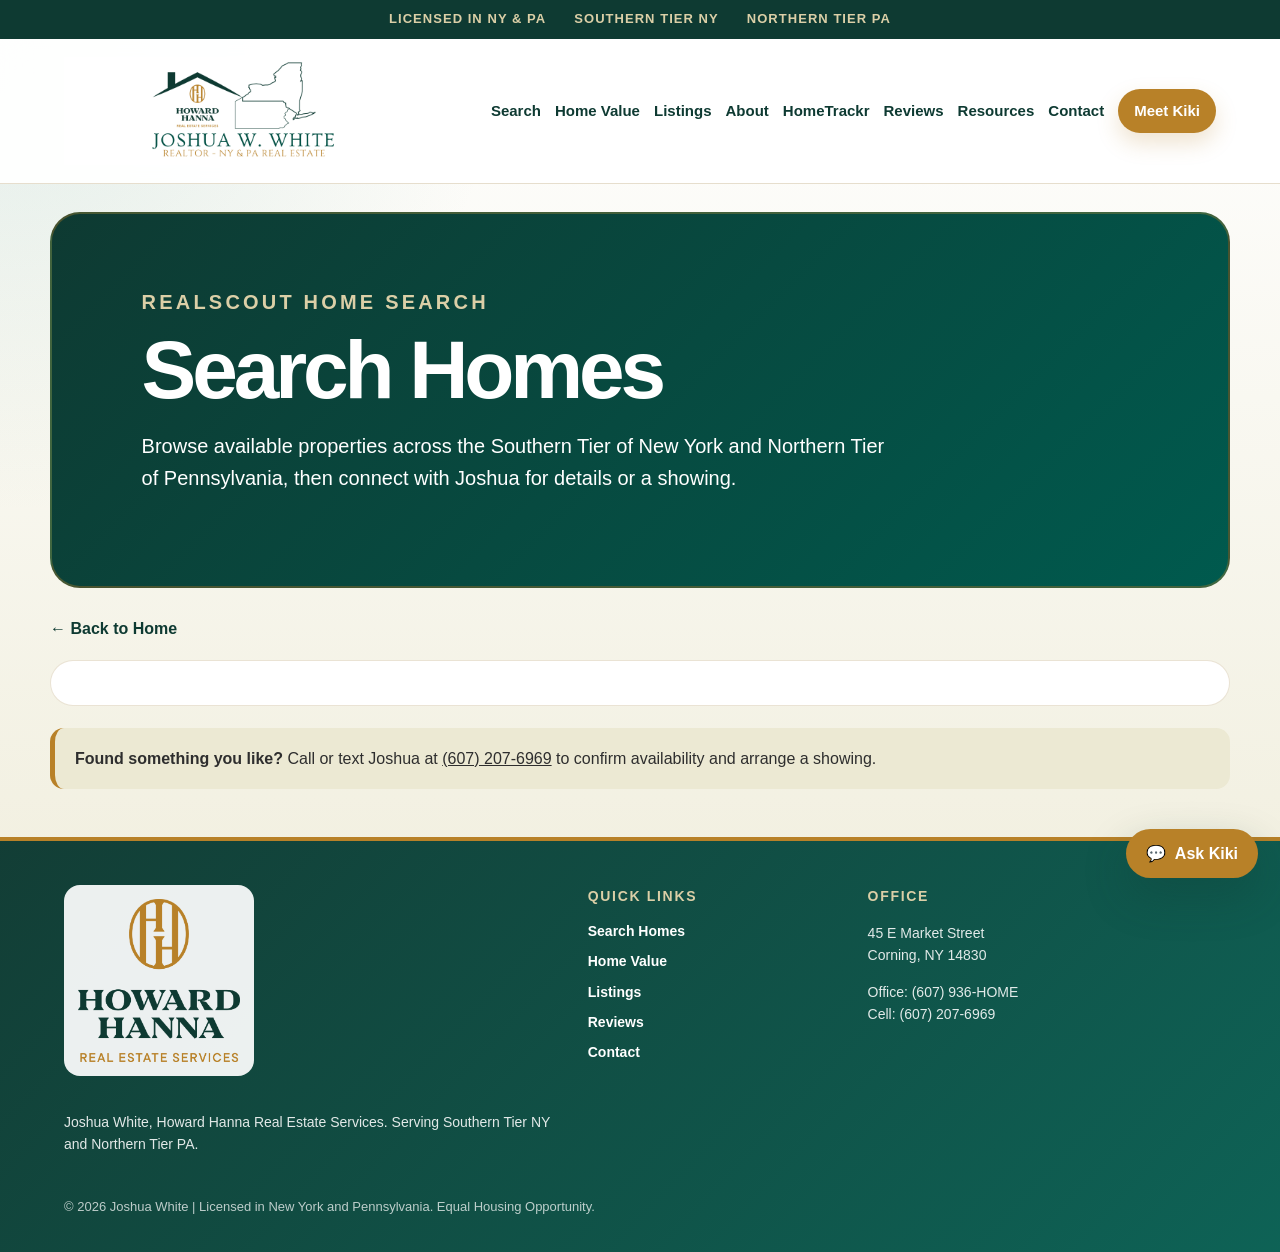
<file: search.html>
<!DOCTYPE html><html lang="en"><head><meta charset="UTF-8"><meta name="viewport" content="width=device-width,initial-scale=1"><title>Search Homes in Corning & the Twin Tiers | Joshua White</title>
  <meta name="description" content="Search homes for sale across Corning, Elmira, Horseheads, Painted Post, the Southern Tier of New York, and Northern Pennsylvania with Joshua White.">
  <link rel="canonical" href="https://doitrightwithjoshuawhite.com/search.html">
  <meta property="og:title" content="Search Homes in Corning & the Twin Tiers | Joshua White">
  <meta property="og:description" content="Search homes for sale across Corning, Elmira, Horseheads, Painted Post, the Southern Tier of New York, and Northern Pennsylvania with Joshua White.">
  <meta property="og:type" content="website">
  <meta property="og:url" content="https://doitrightwithjoshuawhite.com/search.html">
  <meta property="og:image" content="https://doitrightwithjoshuawhite.com/joshua-headshot.jpg">
  <meta property="og:image:alt" content="Joshua White, Howard Hanna REALTOR serving the Twin Tiers">
  <meta name="twitter:card" content="summary_large_image">
  <meta name="twitter:title" content="Search Homes in Corning & the Twin Tiers | Joshua White">
  <meta name="twitter:description" content="Search homes for sale across Corning, Elmira, Horseheads, Painted Post, the Southern Tier of New York, and Northern Pennsylvania with Joshua White.">
  <meta name="twitter:image" content="https://doitrightwithjoshuawhite.com/joshua-headshot.jpg"><script src="https://em.realscout.com/widgets/realscout-web-components.umd.js" type="module"></script><link rel="stylesheet" href="styles.css"><link rel="stylesheet" href="custom.css"><link rel="stylesheet" href="pages.css"><style>realscout-advanced-search{--rs-as-button-text-color:#0e3a32;--rs-as-background-color:#fff;--rs-as-button-color:#9fc8bd;--rs-as-widget-width:1000px!important}</style></head><body><div class="top-strip"><span>Licensed in NY & PA</span><span>Southern Tier NY</span><span>Northern Tier PA</span></div><header class="site-header"><a class="logo-lockup" href="index.html"><img src="joshua-hh-logo-wide.png" alt="Joshua White Howard Hanna"></a><button class="menu-toggle" aria-label="Open menu" onclick="document.body.classList.toggle('menu-open')">☰</button><nav class="main-nav refined-nav"><a href="search.html">Search</a><a href="home-value.html">Home Value</a><a href="listings.html">Listings</a><a href="index.html#about">About</a><a href="hometrackr.html">HomeTrackr</a><a href="reviews.html">Reviews</a><a href="resources.html">Resources</a><a href="contact.html">Contact</a><a class="nav-cta" href="index.html#ai">Meet Kiki</a></nav></header><main><section class="page-hero"><p class="eyebrow">RealScout Home Search</p><h1>Search Homes</h1><p>Browse available properties across the Southern Tier of New York and Northern Tier of Pennsylvania, then connect with Joshua for details or a showing.</p></section><section class="page-shell"><a class="page-back" href="index.html">← Back to Home</a><div class="page-widget"><realscout-advanced-search agent-encoded-id="QWdlbnQtNDgyNTk="></realscout-advanced-search></div><div class="page-note" style="margin-top:22px"><strong>Found something you like?</strong> Call or text Joshua at <a href="tel:16072076969">(607) 207-6969</a> to confirm availability and arrange a showing.</div></section></main><footer class="footer premium-footer"><div class="footer-columns"><div><img loading="lazy" decoding="async" src="hh-logo-forest-gold.png" alt="Howard Hanna"><p>Joshua White, Howard Hanna Real Estate Services. Serving Southern Tier NY and Northern Tier PA.</p></div><div><strong>Quick Links</strong><a href="search.html">Search Homes</a><a href="home-value.html">Home Value</a><a href="listings.html">Listings</a><a href="reviews.html">Reviews</a><a href="contact.html">Contact</a></div><div><strong>Office</strong><p>45 E Market Street<br>Corning, NY 14830</p><p>Office: (607) 936-HOME<br>Cell: (607) 207-6969</p></div></div><p class="fine-print">© 2026 Joshua White | Licensed in New York and Pennsylvania. Equal Housing Opportunity.</p></footer><script src="joshua-ai.js"></script><script src="hometrackr-ai-addon.js"></script></body></html>
</file>
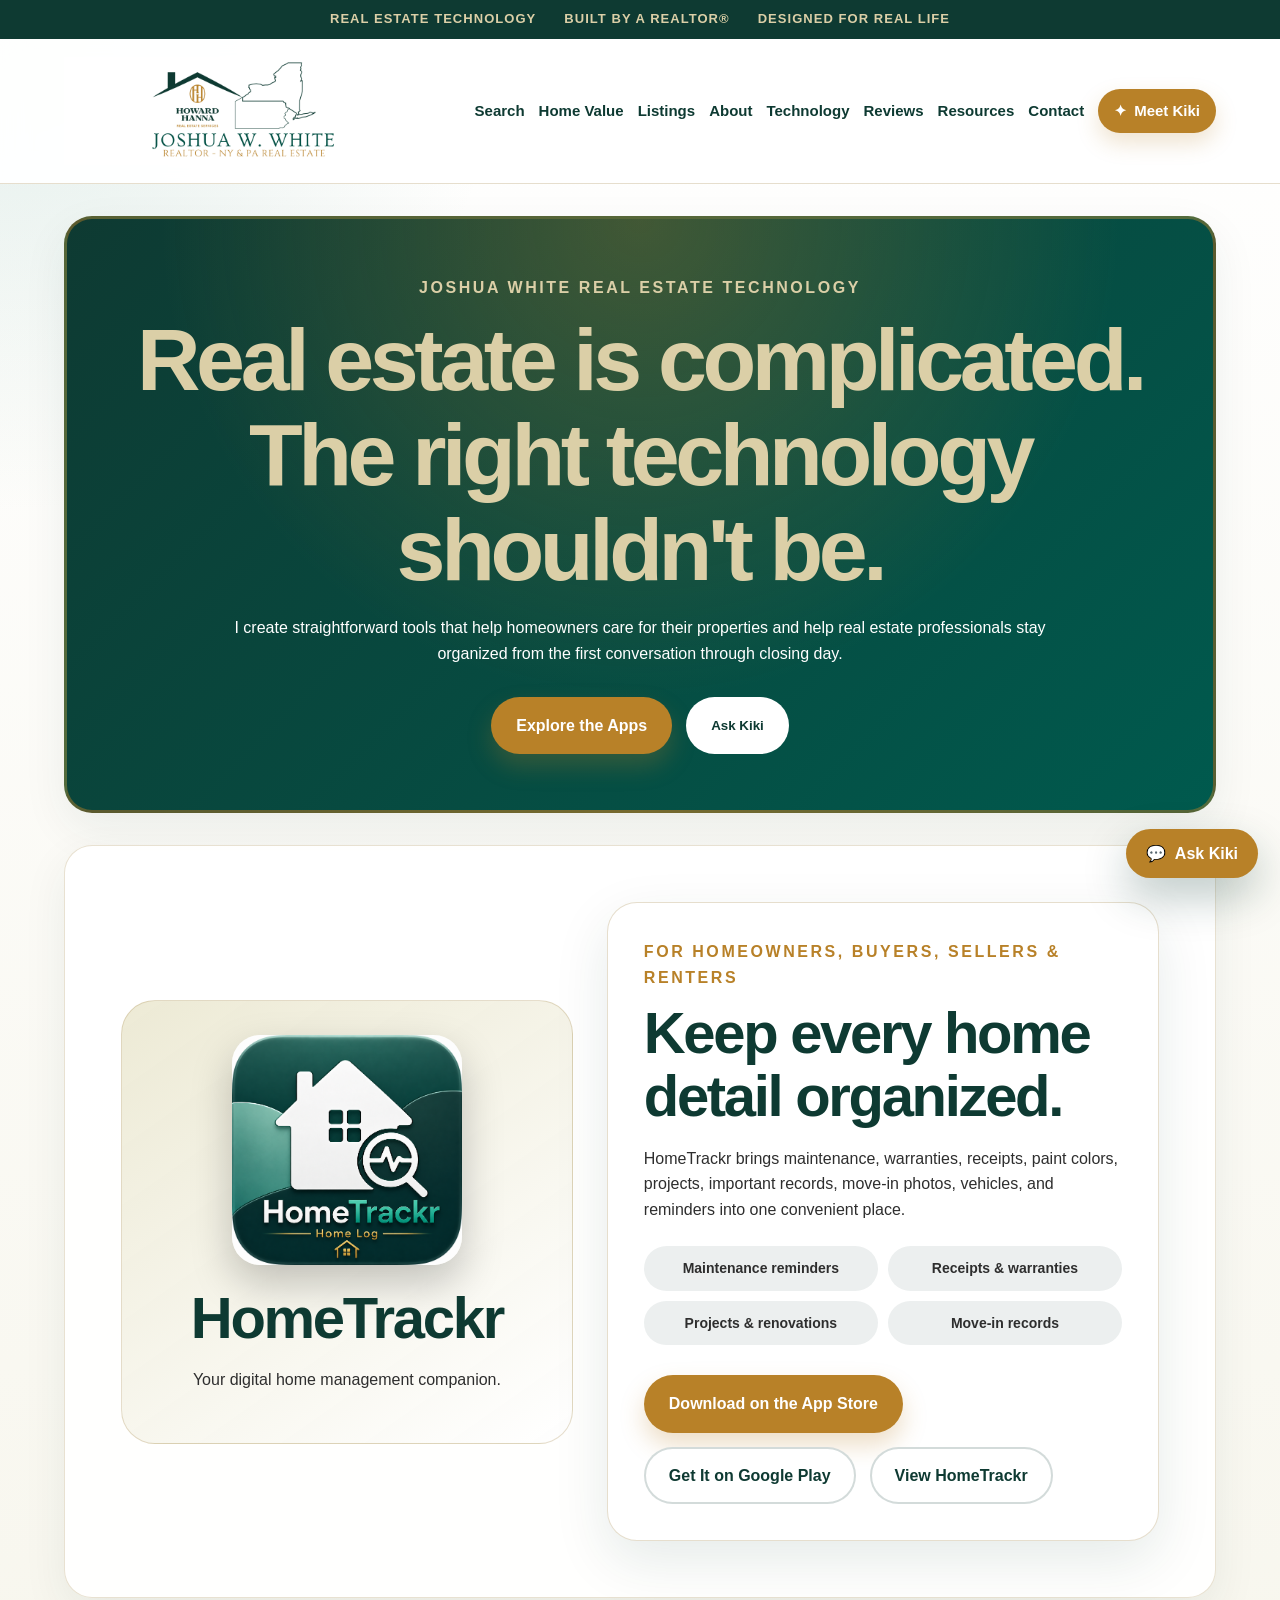
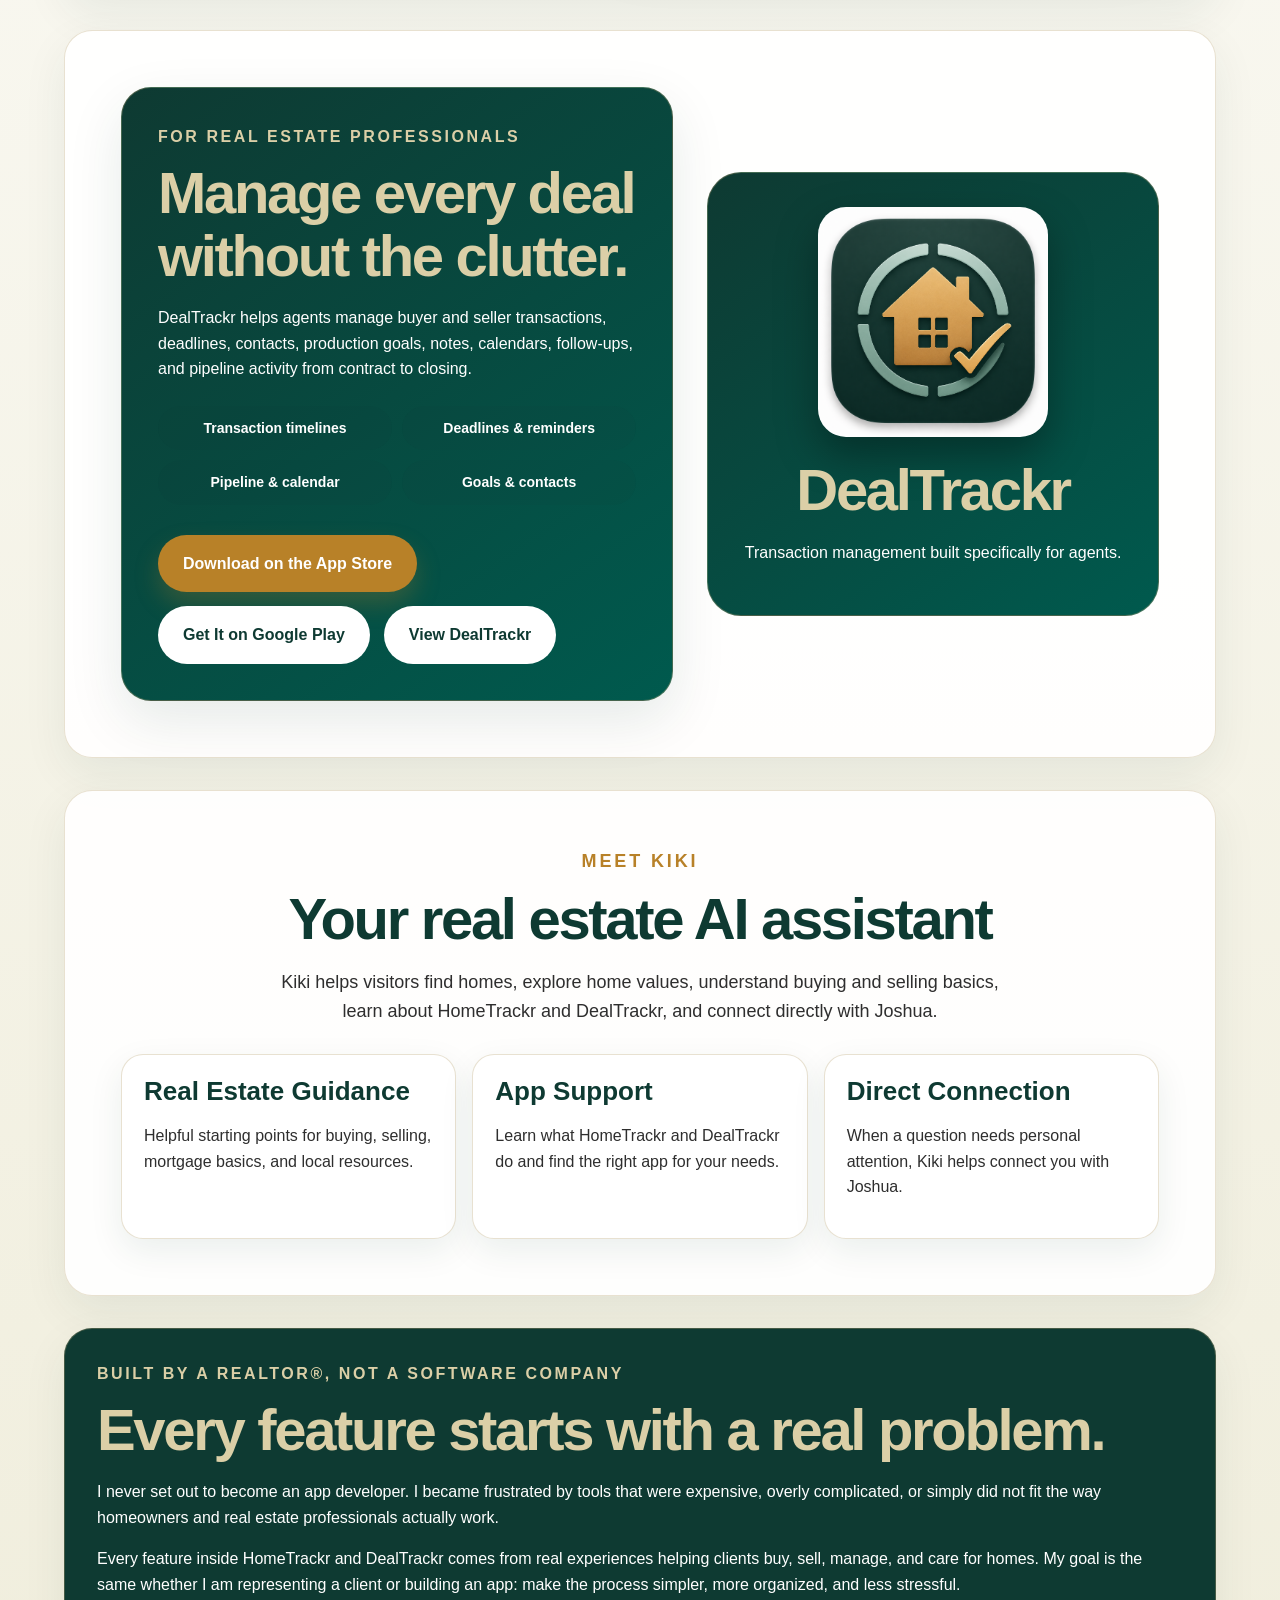
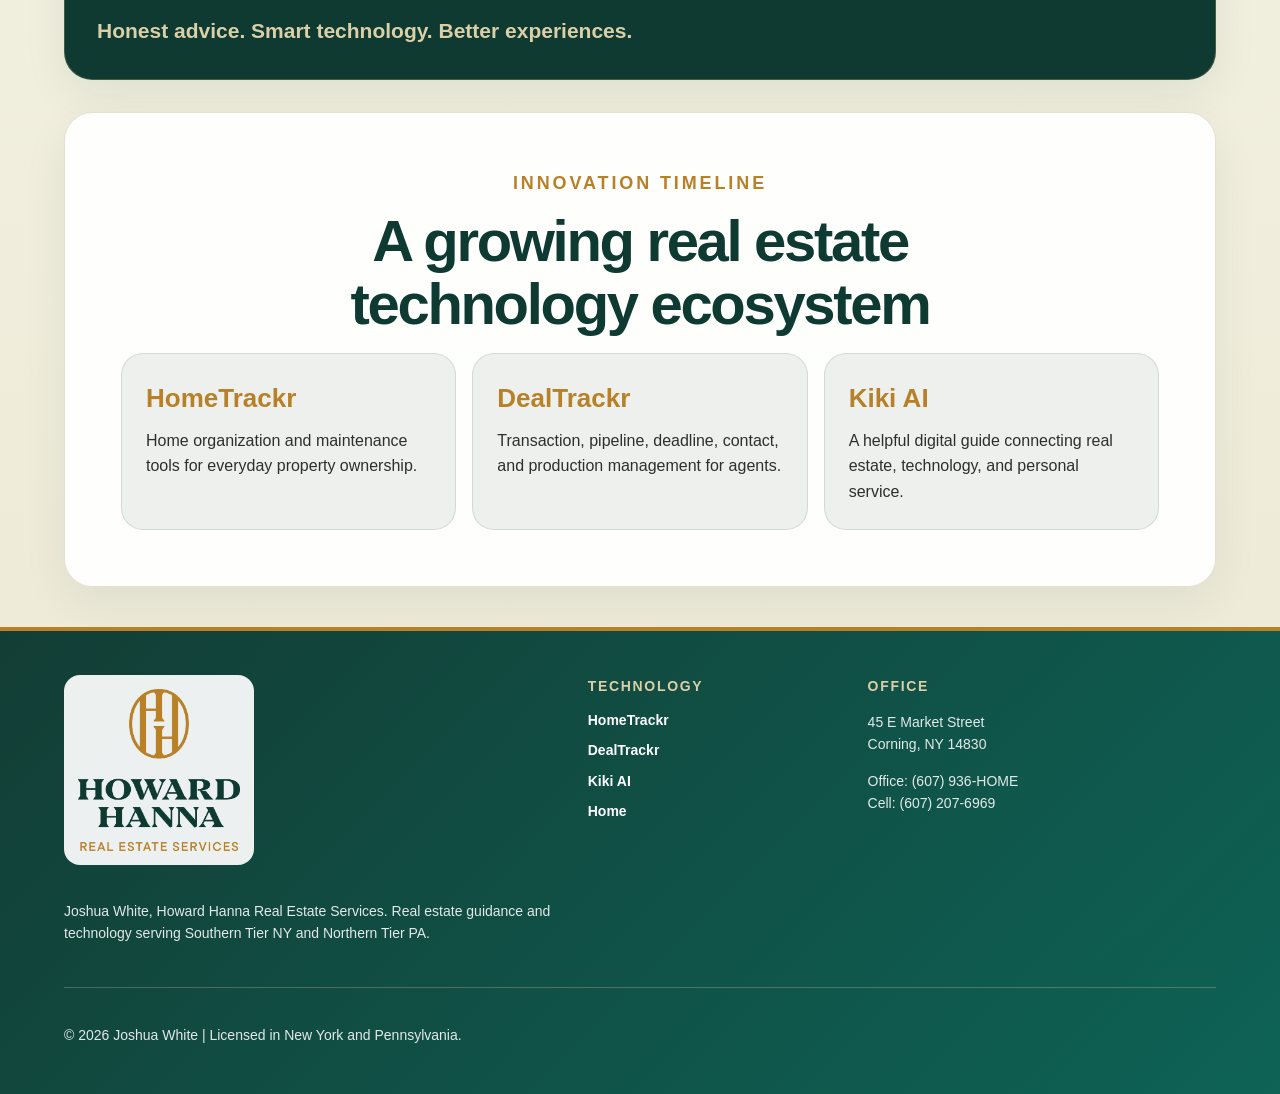
<file: technology.html>
<!DOCTYPE html><html lang="en"><head><meta charset="UTF-8"><meta name="viewport" content="width=device-width,initial-scale=1"><title>Real Estate Technology by Joshua White | HomeTrackr & DealTrackr</title>
  <meta name="description" content="Explore HomeTrackr, DealTrackr, and Kiki—practical real estate technology created by REALTOR® Joshua White for homeowners and real estate professionals.">
  <link rel="canonical" href="https://doitrightwithjoshuawhite.com/technology.html">
  <meta property="og:title" content="Real Estate Technology by Joshua White | HomeTrackr & DealTrackr">
  <meta property="og:description" content="Explore HomeTrackr, DealTrackr, and Kiki—practical real estate technology created by REALTOR® Joshua White for homeowners and real estate professionals.">
  <meta property="og:type" content="website">
  <meta property="og:url" content="https://doitrightwithjoshuawhite.com/technology.html">
  <meta property="og:image" content="https://doitrightwithjoshuawhite.com/joshua-headshot.jpg">
  <meta property="og:image:alt" content="Joshua White, Howard Hanna REALTOR serving the Twin Tiers">
  <meta name="twitter:card" content="summary_large_image">
  <meta name="twitter:title" content="Real Estate Technology by Joshua White | HomeTrackr & DealTrackr">
  <meta name="twitter:description" content="Explore HomeTrackr, DealTrackr, and Kiki—practical real estate technology created by REALTOR® Joshua White for homeowners and real estate professionals.">
  <meta name="twitter:image" content="https://doitrightwithjoshuawhite.com/joshua-headshot.jpg"><link rel="stylesheet" href="styles.css"><link rel="stylesheet" href="custom.css"><link rel="stylesheet" href="pages.css"><link rel="stylesheet" href="kiki.css"><link rel="stylesheet" href="tech.css"><style>.product-logo-image{width:min(230px,72%);height:auto;display:block;margin:0 auto 22px;border-radius:28px;box-shadow:0 18px 42px rgba(0,0,0,.22)}.product-visual.dark .product-logo-image{box-shadow:0 18px 42px rgba(0,0,0,.34)}</style></head><body><div class="top-strip"><span>Real Estate Technology</span><span>Built by a REALTOR®</span><span>Designed for Real Life</span></div><header class="site-header"><a class="logo-lockup" href="index.html"><img src="joshua-hh-logo-wide.png" alt="Joshua White Howard Hanna"></a><button class="menu-toggle" aria-label="Open menu" onclick="document.body.classList.toggle('menu-open')">☰</button><nav class="main-nav refined-nav"><a href="search.html">Search</a><a href="home-value.html">Home Value</a><a href="listings.html">Listings</a><a href="index.html#about">About</a><a class="active-tab" href="technology.html">Technology</a><a href="reviews.html">Reviews</a><a href="resources.html">Resources</a><a href="contact.html">Contact</a><a class="nav-cta" href="index.html#ai">Meet Kiki</a></nav></header><main><section class="section tech-page-hero"><p class="eyebrow">Joshua White Real Estate Technology</p><h1>Real estate is complicated. The right technology shouldn't be.</h1><p class="lead-copy">I create straightforward tools that help homeowners care for their properties and help real estate professionals stay organized from the first conversation through closing day.</p><div class="cta-row" style="justify-content:center"><a class="btn btn-gold" href="#apps">Explore the Apps</a><button class="btn btn-light" type="button" onclick="document.querySelector('.jw-ai-launcher')?.click()">Ask Kiki</button></div></section><section class="section" id="apps"><div class="product-showcase"><div class="product-visual"><div><img loading="lazy" decoding="async" class="product-logo-image" src="hometrackr-logo.png" alt="HomeTrackr app logo"><h2>HomeTrackr</h2><p>Your digital home management companion.</p></div></div><div class="product-panel"><p class="eyebrow">For Homeowners, Buyers, Sellers & Renters</p><h2>Keep every home detail organized.</h2><p>HomeTrackr brings maintenance, warranties, receipts, paint colors, projects, important records, move-in photos, vehicles, and reminders into one convenient place.</p><div class="tech-feature-list"><span>Maintenance reminders</span><span>Receipts & warranties</span><span>Projects & renovations</span><span>Move-in records</span></div><div class="cta-row"><a class="btn btn-gold" href="https://apps.apple.com/us/app/hometrackr-home-log/id6785076449" target="_blank" rel="noopener">Download on the App Store</a><a class="btn btn-light btn-light-bordered" href="https://play.google.com/store/apps/details?id=com.joshuawhite.hometrackr" target="_blank" rel="noopener">Get It on Google Play</a><a class="btn btn-light btn-light-bordered" href="hometrackr.html">View HomeTrackr</a></div></div></div></section><section class="section"><div class="product-showcase reverse"><div class="product-panel dark"><p class="eyebrow">For Real Estate Professionals</p><h2>Manage every deal without the clutter.</h2><p>DealTrackr helps agents manage buyer and seller transactions, deadlines, contacts, production goals, notes, calendars, follow-ups, and pipeline activity from contract to closing.</p><div class="tech-feature-list"><span>Transaction timelines</span><span>Deadlines & reminders</span><span>Pipeline & calendar</span><span>Goals & contacts</span></div><div class="cta-row"><a class="btn btn-gold" href="https://apps.apple.com/us/app/dealtrackr-for-agents/id6794187654" target="_blank" rel="noopener">Download on the App Store</a><a class="btn btn-light" href="https://play.google.com/store/apps/details?id=com.dealtrackr.app" target="_blank" rel="noopener">Get It on Google Play</a><a class="btn btn-light" href="dealtrackr.html">View DealTrackr</a></div></div><div class="product-visual dark"><div><img loading="lazy" decoding="async" class="product-logo-image" src="dealtrackr-logo.png" alt="DealTrackr app logo"><h2>DealTrackr</h2><p>Transaction management built specifically for agents.</p></div></div></div></section><section class="section"><div class="section-heading centered"><p class="eyebrow">Meet Kiki</p><h2>Your real estate AI assistant</h2><p>Kiki helps visitors find homes, explore home values, understand buying and selling basics, learn about HomeTrackr and DealTrackr, and connect directly with Joshua.</p></div><div class="feature-grid-tech"><article><h3>Real Estate Guidance</h3><p>Helpful starting points for buying, selling, mortgage basics, and local resources.</p></article><article><h3>App Support</h3><p>Learn what HomeTrackr and DealTrackr do and find the right app for your needs.</p></article><article><h3>Direct Connection</h3><p>When a question needs personal attention, Kiki helps connect you with Joshua.</p></article></div></section><section class="section why-tech"><p class="eyebrow">Built by a REALTOR®, Not a Software Company</p><h2>Every feature starts with a real problem.</h2><p>I never set out to become an app developer. I became frustrated by tools that were expensive, overly complicated, or simply did not fit the way homeowners and real estate professionals actually work.</p><p>Every feature inside HomeTrackr and DealTrackr comes from real experiences helping clients buy, sell, manage, and care for homes. My goal is the same whether I am representing a client or building an app: make the process simpler, more organized, and less stressful.</p><strong>Honest advice. Smart technology. Better experiences.</strong></section><section class="section"><div class="section-heading centered"><p class="eyebrow">Innovation Timeline</p><h2>A growing real estate technology ecosystem</h2></div><div class="timeline-tech"><div><strong>HomeTrackr</strong><span>Home organization and maintenance tools for everyday property ownership.</span></div><div><strong>DealTrackr</strong><span>Transaction, pipeline, deadline, contact, and production management for agents.</span></div><div><strong>Kiki AI</strong><span>A helpful digital guide connecting real estate, technology, and personal service.</span></div></div></section></main><footer class="footer premium-footer"><div class="footer-columns"><div><img loading="lazy" decoding="async" src="hh-logo-forest-gold.png" alt="Howard Hanna"><p>Joshua White, Howard Hanna Real Estate Services. Real estate guidance and technology serving Southern Tier NY and Northern Tier PA.</p></div><div><strong>Technology</strong><a href="hometrackr.html">HomeTrackr</a><a href="dealtrackr.html">DealTrackr</a><a href="index.html#ai">Kiki AI</a><a href="index.html">Home</a></div><div><strong>Office</strong><p>45 E Market Street<br>Corning, NY 14830</p><p>Office: (607) 936-HOME<br>Cell: (607) 207-6969</p></div></div><div class="footer-bottom-row"><p>© 2026 Joshua White | Licensed in New York and Pennsylvania.</p></div></footer><script src="joshua-ai.js"></script><script src="hometrackr-ai-addon.js"></script></body></html>
</file>
<file: styles.css>
:root {
  --forest: #0e3a32;
  --deep-green: #005a4e;
  --mint: #9fc8bd;
  --soft-mint: #d0e2da;
  --gold: #b88128;
  --pale-gold: #dbcfa7;
  --cream: #ece9d3;
  --bronze: #b8a171;
  --charcoal: #2e2e2e;
  --white: #ffffff;
  --shadow: 0 22px 70px rgba(14, 58, 50, .18);
  --radius: 28px;
}

* {
  box-sizing: border-box;
}

html {
  scroll-behavior: smooth;
}

body {
  margin: 0;
  font-family: Arial, Helvetica, sans-serif;
  color: var(--charcoal);
  background:
    radial-gradient(circle at top left, rgba(159, 200, 189, .30), transparent 32rem),
    linear-gradient(180deg, #ffffff 0%, var(--cream) 100%);
  line-height: 1.6;
}

a {
  color: inherit;
}

.top-strip {
  background: var(--forest);
  color: var(--pale-gold);
  display: flex;
  justify-content: center;
  gap: 28px;
  padding: 9px 18px;
  font-size: 13px;
  font-weight: 800;
  letter-spacing: .08em;
  text-transform: uppercase;
}

.site-header {
  background: rgba(255, 255, 255, .94);
  backdrop-filter: blur(14px);
  border-bottom: 1px solid rgba(184, 161, 113, .35);
  display: flex;
  align-items: center;
  justify-content: space-between;
  gap: 24px;
  padding: 18px 5%;
  position: sticky;
  top: 0;
  z-index: 20;
}

.logo-lockup img {
  width: min(360px, 62vw);
  display: block;
}

.main-nav {
  display: flex;
  align-items: center;
  gap: 18px;
  flex-wrap: wrap;
}

.main-nav a {
  color: var(--forest);
  text-decoration: none;
  font-weight: 800;
  font-size: 15px;
}

.menu-toggle {
  display: none;
  background: var(--forest);
  color: var(--white);
  border: 0;
  border-radius: 10px;
  padding: 10px 14px;
  font-size: 24px;
}

.hero {
  min-height: 78vh;
  display: grid;
  grid-template-columns: minmax(0, 1.15fr) minmax(320px, .85fr);
  gap: 48px;
  align-items: center;
  padding: 76px 5%;
  background:
    linear-gradient(135deg, rgba(14, 58, 50, .98), rgba(0, 90, 78, .88)),
    var(--forest);
  color: var(--white);
  overflow: hidden;
}

.hero-copy {
  max-width: 840px;
}

.eyebrow {
  color: var(--gold);
  text-transform: uppercase;
  letter-spacing: .16em;
  font-weight: 900;
  margin: 0 0 12px;
}

.hero .eyebrow,
.contact-section .eyebrow,
.mortgage-section .eyebrow {
  color: var(--pale-gold);
}

h1,
h2,
h3 {
  line-height: 1.08;
  margin: 0 0 18px;
}

h1 {
  font-size: clamp(44px, 7vw, 88px);
  letter-spacing: -0.05em;
}

h2 {
  color: var(--forest);
  font-size: clamp(34px, 4.8vw, 58px);
  letter-spacing: -0.04em;
}

h3 {
  color: var(--forest);
  font-size: 26px;
}

.hero-text {
  font-size: clamp(18px, 2vw, 24px);
  max-width: 720px;
  color: rgba(255, 255, 255, .90);
}

.cta-row {
  display: flex;
  flex-wrap: wrap;
  gap: 14px;
  margin-top: 30px;
}

.btn {
  border: 2px solid transparent;
  border-radius: 999px;
  display: inline-flex;
  align-items: center;
  justify-content: center;
  padding: 14px 23px;
  font-weight: 900;
  text-decoration: none;
  transition: transform .2s ease, box-shadow .2s ease, background .2s ease;
}

.btn:hover {
  transform: translateY(-2px);
}

.btn-gold {
  background: var(--gold);
  color: var(--white);
  box-shadow: 0 12px 24px rgba(184, 129, 40, .26);
}

.btn-light {
  background: var(--white);
  color: var(--forest);
}

.btn-outline {
  border-color: rgba(255, 255, 255, .80);
  color: var(--white);
}

.btn-large {
  font-size: 18px;
  padding: 17px 28px;
}

.trust-row {
  display: flex;
  flex-wrap: wrap;
  gap: 18px;
  margin-top: 24px;
}

.trust-row a {
  color: var(--pale-gold);
  font-weight: 800;
}

.hero-visual {
  position: relative;
}

.photo-frame {
  border: 8px solid rgba(219, 207, 167, .55);
  border-radius: 34px;
  overflow: hidden;
  box-shadow: var(--shadow);
  background: var(--white);
  transform: rotate(1deg);
}

.photo-frame img {
  display: block;
  width: 100%;
  height: auto;
}

.hero-card {
  position: absolute;
  left: -34px;
  bottom: -34px;
  background: rgba(14, 58, 50, .94);
  color: var(--white);
  border: 1px solid rgba(219, 207, 167, .45);
  border-radius: 22px;
  padding: 20px;
  width: 245px;
  box-shadow: var(--shadow);
}

.hero-card img {
  max-width: 135px;
  display: block;
  margin-bottom: 12px;
}

.hero-card p {
  margin: 0;
  font-size: 22px;
  font-weight: 900;
}

.hero-card span {
  color: var(--pale-gold);
  font-size: 14px;
}

.quick-actions {
  display: grid;
  grid-template-columns: repeat(4, 1fr);
  gap: 18px;
  width: min(1180px, 90%);
  margin: -42px auto 38px;
  position: relative;
  z-index: 5;
}

.quick-actions a {
  background: var(--white);
  border: 1px solid rgba(184, 161, 113, .36);
  border-radius: 22px;
  padding: 24px;
  color: var(--charcoal);
  text-decoration: none;
  box-shadow: 0 14px 42px rgba(14, 58, 50, .10);
}

.quick-actions strong {
  color: var(--forest);
  display: block;
  font-size: 22px;
  margin-bottom: 5px;
}

.quick-actions span {
  color: #606060;
}

.section {
  width: min(1180px, 90%);
  margin: 32px auto;
  background: rgba(255, 255, 255, .92);
  border: 1px solid rgba(184, 161, 113, .32);
  border-radius: var(--radius);
  padding: clamp(28px, 5vw, 56px);
  box-shadow: 0 16px 46px rgba(14, 58, 50, .07);
}

.centered {
  text-align: center;
  max-width: 760px;
  margin-left: auto;
  margin-right: auto;
}

.section-heading p,
.section-copy p {
  font-size: 18px;
}

.ai-feature {
  display: grid;
  grid-template-columns: 1fr 1fr;
  gap: 34px;
  align-items: center;
  border: 3px solid var(--gold);
  background:
    linear-gradient(135deg, rgba(208, 226, 218, .72), rgba(255,255,255,.94));
}

.ai-panel {
  background: var(--forest);
  color: var(--white);
  border-radius: 24px;
  padding: 32px;
}

.ai-panel h3 {
  color: var(--pale-gold);
}

.ai-panel li {
  margin-bottom: 10px;
}

.note {
  color: var(--pale-gold);
  font-weight: 800;
}

.widget-card {
  background: var(--white);
  border: 1px solid rgba(184, 161, 113, .32);
  border-radius: 22px;
  padding: 24px;
  overflow: hidden;
}

.split-section,
.mortgage-section,
.about-section {
  display: grid;
  grid-template-columns: 1fr auto;
  gap: 34px;
  align-items: center;
}

.mortgage-section {
  background:
    linear-gradient(135deg, rgba(14, 58, 50, .96), rgba(0, 90, 78, .88));
  color: var(--white);
}

.mortgage-section h2,
.contact-section h2 {
  color: var(--white);
}

.review-links {
  display: flex;
  gap: 16px;
  justify-content: center;
  flex-wrap: wrap;
  margin-bottom: 24px;
}

.review-links a {
  background: var(--soft-mint);
  color: var(--forest);
  border-radius: 999px;
  padding: 12px 18px;
  font-weight: 900;
  text-decoration: none;
}

.about-section {
  grid-template-columns: 360px 1fr;
}

.about-photo {
  border-radius: 28px;
  overflow: hidden;
  border: 6px solid var(--pale-gold);
}

.about-photo img {
  width: 100%;
  height: auto;
  display: block;
}

.contact-section {
  text-align: center;
  background:
    radial-gradient(circle at top, rgba(184, 129, 40, .28), transparent 32rem),
    var(--forest);
  color: var(--white);
}

.contact-section > img {
  width: min(220px, 65vw);
  margin-bottom: 22px;
}

.centered-row {
  justify-content: center;
}

.social-links {
  display: flex;
  gap: 18px;
  flex-wrap: wrap;
  justify-content: center;
  margin-top: 26px;
}

.social-links a {
  color: var(--pale-gold);
  font-weight: 900;
}

.footer {
  width: min(1180px, 90%);
  margin: 0 auto;
  padding: 38px 0 54px;
  color: #5d5d5d;
  text-align: center;
  font-size: 14px;
}

@media (max-width: 960px) {
  .menu-toggle {
    display: inline-flex;
  }

  .main-nav {
    display: none;
    width: 100%;
    padding-top: 12px;
  }

  body.menu-open .main-nav {
    display: grid;
  }

  .site-header {
    flex-wrap: wrap;
  }

  .hero {
    grid-template-columns: 1fr;
    padding-top: 54px;
  }

  .hero-card {
    position: static;
    margin-top: 16px;
    width: auto;
  }

  .quick-actions,
  .ai-feature,
  .split-section,
  .mortgage-section,
  .about-section {
    grid-template-columns: 1fr;
  }

  .quick-actions {
    margin-top: 22px;
  }

  .about-photo {
    max-width: 360px;
  }

  .top-strip {
    display: none;
  }
}

@media (max-width: 620px) {
  .section,
  .quick-actions {
    width: 94%;
  }

  .logo-lockup img {
    width: 260px;
  }

  h1 {
    font-size: 42px;
  }

  .widget-card {
    padding: 12px;
  }
}
</file>
<file: custom.css>
.refined-nav {
  gap: 14px;
}

.refined-nav a {
  white-space: nowrap;
}

.refined-nav .nav-cta {
  background: var(--gold);
  color: var(--white);
  border-radius: 999px;
  padding: 10px 16px;
  box-shadow: 0 10px 22px rgba(184, 129, 40, .22);
}

.premium-actions a {
  transition: transform .2s ease, box-shadow .2s ease, border-color .2s ease;
}

.premium-actions a:hover {
  transform: translateY(-4px);
  box-shadow: 0 18px 48px rgba(14, 58, 50, .16);
  border-color: rgba(184, 129, 40, .42);
}

.about-featured {
  background:
    radial-gradient(circle at top right, rgba(159, 200, 189, .28), transparent 28rem),
    linear-gradient(135deg, rgba(255,255,255,.98), rgba(236, 233, 211, .62));
  border: 2px solid rgba(184, 129, 40, .28);
}

.about-featured .lead-copy {
  font-size: 19px;
  color: #3d3d3d;
}

.mini-cred-grid {
  display: grid;
  grid-template-columns: repeat(4, 1fr);
  gap: 10px;
  margin: 22px 0 0;
}

.mini-cred-grid span {
  background: rgba(14, 58, 50, .08);
  color: var(--forest);
  border: 1px solid rgba(14, 58, 50, .16);
  border-radius: 999px;
  padding: 10px 12px;
  text-align: center;
  font-weight: 900;
  font-size: 13px;
}

.about-cta-row {
  margin-top: 24px;
}

.btn-light-bordered {
  border-color: rgba(14, 58, 50, .18);
}

.product-visual.dark h2,
.why-tech h2 {
  color: var(--pale-gold);
}

.hometrackr-section {
  display: grid;
  grid-template-columns: 1.3fr .7fr;
  gap: 34px;
  align-items: center;
  background:
    radial-gradient(circle at top right, rgba(184,129,40,.26), transparent 26rem),
    linear-gradient(135deg, #0e3a32, #005a4e);
  color: var(--white);
  border: 3px solid rgba(184, 129, 40, .50);
}

.hometrackr-section h2,
.hometrackr-section .eyebrow {
  color: var(--pale-gold);
}

.hometrackr-section .lead-copy {
  color: rgba(255,255,255,.92);
  font-size: 19px;
}

.hometrackr-points {
  display: grid;
  grid-template-columns: repeat(2, 1fr);
  gap: 10px;
  margin: 24px 0 0;
}

.hometrackr-points span {
  background: rgba(255,255,255,.10);
  border: 1px solid rgba(219,207,167,.34);
  border-radius: 999px;
  padding: 10px 12px;
  color: var(--white);
  font-weight: 900;
  text-align: center;
}

.hometrackr-card {
  background: rgba(255,255,255,.95);
  color: var(--forest);
  border-radius: 28px;
  padding: 34px;
  text-align: center;
  box-shadow: 0 24px 64px rgba(0,0,0,.18);
}

.app-icon-mock {
  width: 92px;
  height: 92px;
  margin: 0 auto 18px;
  border-radius: 24px;
  display: grid;
  place-items: center;
  background: linear-gradient(135deg, var(--forest), var(--gold));
  color: var(--white);
  font-size: 32px;
  font-weight: 900;
  letter-spacing: -.04em;
}

.hometrackr-card strong {
  display: block;
  font-size: 30px;
  line-height: 1;
}

.hometrackr-card span {
  color: var(--gold);
  font-weight: 900;
  text-transform: uppercase;
  letter-spacing: .12em;
  font-size: 12px;
}

.hometrackr-card p {
  margin-bottom: 0;
}

.feature-seller-section {
  background:
    linear-gradient(135deg, rgba(14, 58, 50, .96), rgba(0, 90, 78, .88));
  color: var(--white);
}

.feature-seller-section h2 {
  color: var(--white);
}

.feature-seller-section .eyebrow {
  color: var(--pale-gold);
}

.resource-grid {
  display: grid;
  grid-template-columns: repeat(3, 1fr);
  gap: 18px;
}

.resource-grid a {
  background: linear-gradient(135deg, rgba(208, 226, 218, .72), rgba(255, 255, 255, .96));
  border: 1px solid rgba(184, 161, 113, .36);
  border-radius: 22px;
  padding: 24px;
  color: var(--charcoal);
  text-decoration: none;
  box-shadow: 0 14px 42px rgba(14, 58, 50, .08);
  transition: transform .2s ease, box-shadow .2s ease;
}

.resource-grid a:hover {
  transform: translateY(-4px);
  box-shadow: 0 18px 48px rgba(14, 58, 50, .14);
}

.resource-grid strong {
  color: var(--forest);
  display: block;
  font-size: 22px;
  margin-bottom: 8px;
}

.resource-grid span {
  color: #606060;
}

.app-section {
  display: grid;
  grid-template-columns: 1fr 330px;
  gap: 34px;
  align-items: center;
  background: linear-gradient(135deg, rgba(236, 233, 211, .88), rgba(255,255,255,.96));
}

.app-widget {
  display: flex;
  justify-content: center;
}

.app-widget iframe {
  border: 1px solid rgba(184, 161, 113, .36);
  border-radius: 18px;
  background: #fff;
}

.testimonial-frame-card {
  padding: 0;
  background: transparent;
  border: none;
  box-shadow: none;
}

.testimonial-frame-card iframe {
  width: 100%;
  min-height: 720px;
  border: 1px solid rgba(184, 161, 113, .32);
  border-radius: 22px;
  background: #fff;
  display: block;
}

.fair-housing-section {
  background: #ffffff;
}

.fair-housing-section p {
  font-size: 17px;
}

.fair-links {
  display: flex;
  flex-wrap: wrap;
  gap: 14px;
  margin-top: 24px;
}

.fair-links a {
  background: var(--forest);
  color: var(--white);
  border-radius: 0;
  padding: 13px 18px;
  font-weight: 900;
  text-decoration: none;
  border: 2px solid var(--forest);
}

.fair-links a:last-child {
  background: var(--white);
  color: var(--forest);
}

.equal-housing-block {
  margin-top: 34px;
  display: grid;
  grid-template-columns: 110px 1fr;
  gap: 22px;
  align-items: center;
  background: var(--cream);
  border: 1px solid rgba(184, 161, 113, .45);
  border-radius: 22px;
  padding: 24px;
  color: var(--charcoal);
}

.equal-housing-block svg {
  width: 100px;
  color: #000;
}

.equal-housing-block strong {
  color: var(--forest);
  display: block;
  font-size: 22px;
  margin-bottom: 4px;
}

.equal-housing-block p {
  margin: 0;
  font-size: 18px;
}

.office-card {
  background: rgba(255, 255, 255, .10);
  border: 1px solid rgba(219, 207, 167, .42);
  border-radius: 20px;
  width: min(520px, 100%);
  margin: 22px auto 0;
  padding: 22px;
  color: var(--white);
  font-size: 18px;
  line-height: 1.55;
}

.office-card strong {
  color: var(--pale-gold);
  font-size: 22px;
}

.office-card a {
  color: var(--white);
  font-weight: 900;
}

.about-section p a {
  color: var(--forest);
  font-weight: 900;
}

.premium-footer {
  width: 100%;
  margin-top: 40px;
  padding: 44px 5% 34px;
  background: linear-gradient(135deg, rgba(14, 58, 50, .98), rgba(0, 90, 78, .94));
  color: rgba(255,255,255,.88);
  text-align: left;
  border-top: 4px solid var(--gold);
}

.footer-columns {
  display: grid;
  grid-template-columns: 1.4fr .7fr 1fr;
  gap: 36px;
  width: min(1180px, 100%);
  margin: 0 auto 28px;
}

.footer-columns img {
  width: 190px;
  max-width: 100%;
  background: rgba(255,255,255,.92);
  border-radius: 16px;
  padding: 14px;
  margin-bottom: 14px;
}

.footer-columns strong {
  color: var(--pale-gold);
  display: block;
  margin-bottom: 12px;
  text-transform: uppercase;
  letter-spacing: .12em;
}

.footer-columns a {
  display: block;
  color: var(--white);
  text-decoration: none;
  margin-bottom: 8px;
  font-weight: 800;
}

.footer-bottom-row {
  width: min(1180px, 100%);
  margin: 0 auto;
  border-top: 1px solid rgba(219, 207, 167, .28);
  padding-top: 22px;
  display: flex;
  justify-content: space-between;
  gap: 24px;
  align-items: center;
}

.footer-eho {
  margin: 0;
  display: inline-flex;
  gap: 14px;
  align-items: center;
  justify-content: center;
  color: var(--white);
  font-weight: 800;
}

.footer-eho svg {
  width: 58px;
  color: var(--white);
  flex: 0 0 auto;
}

.fine-print {
  width: min(1180px, 100%);
  margin: 20px auto 0;
  font-size: 13px;
  color: rgba(255,255,255,.72);
}

@media (max-width: 1100px) {
  .refined-nav {
    gap: 10px;
  }

  .refined-nav a {
    font-size: 14px;
  }
}

@media (max-width: 960px) {
  .resource-grid,
  .app-section,
  .hometrackr-section,
  .footer-columns,
  .footer-bottom-row {
    grid-template-columns: 1fr;
    display: grid;
  }

  .mini-cred-grid,
  .hometrackr-points {
    grid-template-columns: repeat(2, 1fr);
  }

  .footer-bottom-row {
    text-align: left;
  }
}

@media (max-width: 620px) {
  .fair-links a {
    width: 100%;
    text-align: center;
  }

  .testimonial-frame-card iframe {
    min-height: 620px;
  }

  .mini-cred-grid,
  .hometrackr-points {
    grid-template-columns: 1fr;
  }

  .equal-housing-block {
    grid-template-columns: 1fr;
    text-align: center;
    justify-items: center;
  }

  .footer-eho {
    display: grid;
    justify-items: center;
  }
}
</file>
<file: pages.css>
.page-hero{width:min(1180px,calc(100% - 32px));margin:28px auto 0;padding:72px 7%;border-radius:30px;background:linear-gradient(135deg,#0e3a32,#005a4e);color:#fff;border:2px solid rgba(184,129,40,.35)}.page-hero .eyebrow{color:#dbcfa7}.page-hero h1{font-size:clamp(42px,7vw,82px);line-height:.98;margin:10px 0 18px}.page-hero p{max-width:760px;font-size:20px}.page-shell{width:min(1180px,calc(100% - 32px));margin:28px auto 48px}.page-grid{display:grid;grid-template-columns:repeat(3,1fr);gap:18px}.page-card{background:#fff;border:1px solid rgba(184,161,113,.35);border-radius:22px;padding:26px;box-shadow:0 14px 40px rgba(14,58,50,.08)}.page-card h2,.page-card h3{color:#0e3a32}.page-card a{color:#0e3a32;font-weight:800}.page-card .btn{display:inline-flex;text-decoration:none}.page-wide{grid-column:1/-1}.page-actions{display:flex;flex-wrap:wrap;gap:12px;margin-top:22px}.page-back{display:inline-flex;margin-bottom:18px;color:#0e3a32;font-weight:900;text-decoration:none}.page-note{background:#ece9d3;border-left:5px solid #b88128;padding:18px 20px;border-radius:14px}.page-widget{background:#fff;border-radius:24px;padding:22px;border:1px solid rgba(184,161,113,.3)}.page-widget iframe{width:100%;border:0;border-radius:18px;min-height:720px}.contact-page-grid{display:grid;grid-template-columns:1fr 1fr;gap:20px}.contact-page-grid .page-card{height:100%}.resource-page-grid{display:grid;grid-template-columns:repeat(2,1fr);gap:18px}.resource-page-grid a{display:block;text-decoration:none}.simple-list{display:grid;gap:10px;padding:0;list-style:none}.simple-list li{padding:12px 14px;background:#f7f7f4;border-radius:12px}.home-page-links{width:min(1180px,calc(100% - 32px));margin:0 auto 48px}.home-page-links .page-card{transition:transform .2s ease,box-shadow .2s ease}.home-page-links .page-card:hover{transform:translateY(-4px);box-shadow:0 18px 48px rgba(14,58,50,.14)}

/* Refined Meet Kiki homepage section */
.ai-feature{display:grid!important;grid-template-columns:minmax(250px,.95fr) minmax(280px,1.05fr) minmax(280px,.95fr)!important;gap:24px!important;align-items:stretch!important;background:linear-gradient(135deg,#f4f7f2 0%,#fff 48%,#eef5f1 100%)!important;border:2px solid #b88128!important;border-radius:30px!important;padding:42px!important;overflow:hidden;position:relative}
.ai-feature .section-copy{grid-column:1!important;display:flex;flex-direction:column;align-items:flex-start;position:relative;padding-top:92px}
.ai-feature .section-copy:before{content:"";position:absolute;top:0;left:0;width:78px;height:78px;border-radius:50%;border:3px solid #b88128;background:#fff url("data:image/svg+xml,%3Csvg xmlns='http://www.w3.org/2000/svg' viewBox='0 0 120 120'%3E%3Ccircle cx='60' cy='60' r='52' fill='%23f8f4e8'/%3E%3Cpath d='M35 48 29 27 48 38c8-5 16-5 24 0l19-11-6 21c7 7 10 16 8 26-3 16-17 28-33 28S30 90 27 74c-2-10 1-19 8-26Z' fill='%230e3a32'/%3E%3Cpath d='M47 68c4 3 8 4 13 4s9-1 13-4' fill='none' stroke='%23b88128' stroke-width='4' stroke-linecap='round'/%3E%3Ccircle cx='47' cy='57' r='4' fill='%23fff'/%3E%3Ccircle cx='73' cy='57' r='4' fill='%23fff'/%3E%3Cpath d='M56 63h8l-4 5Z' fill='%23b88128'/%3E%3Cpath d='M31 65H12M33 72H14M89 65h19M87 72h19' stroke='%23b88128' stroke-width='3' stroke-linecap='round'/%3E%3C/svg%3E") center/70px 70px no-repeat;box-shadow:0 10px 28px rgba(14,58,50,.12)}
.ai-feature .section-copy .eyebrow{color:#b88128!important;font-weight:900;letter-spacing:.15em;margin-bottom:8px}
.ai-feature .section-copy h2{font-size:clamp(42px,5vw,68px)!important;line-height:.95!important;color:#0e3a32!important;margin:0 0 10px!important}
.ai-feature .section-copy h2:after{content:"Joshua White’s AI Real Estate Assistant";display:block;margin-top:14px;font-size:14px;line-height:1.45;letter-spacing:.13em;text-transform:uppercase;color:#b88128;font-weight:900}
.ai-feature .section-copy p{font-size:16px;line-height:1.7;color:#2e2e2e}
.ai-feature .section-copy p:last-child{font-weight:800;color:#0e3a32}
.ai-feature:after{content:"Visitor\A What’s my home worth?\A\A Kiki\A I’d be happy to help! I can guide you to Joshua’s home-value tool or help you request a personalized market analysis.\A\A Visitor\A 123 Main Street, Corning, NY\A\A Kiki\A Perfect — I’ll help you take the next step.";white-space:pre-wrap;grid-column:2;grid-row:1;display:block;border-radius:24px;background:linear-gradient(#0e3a32 0 72px,#fff 72px);border:1px solid rgba(184,129,40,.35);box-shadow:0 18px 48px rgba(14,58,50,.14);padding:94px 24px 24px;color:#2e2e2e;font-size:14px;line-height:1.55;min-height:470px;position:relative}
.ai-feature .ai-panel{grid-column:3!important;grid-row:1;background:linear-gradient(155deg,#0e3a32,#005a4e)!important;border-radius:24px!important;padding:30px!important;color:#fff!important;box-shadow:0 18px 48px rgba(14,58,50,.16)}
.ai-feature .ai-panel h3{color:#fff!important;font-size:26px!important;margin:0 0 18px!important}
.ai-feature .ai-panel h3:before{content:"What Kiki Can Help With";display:block;color:#b88128;font-size:12px;letter-spacing:.16em;text-transform:uppercase;margin-bottom:10px}
.ai-feature .ai-panel li{padding:8px 0;color:#fff!important;border-bottom:1px solid rgba(255,255,255,.10)}
.ai-feature .ai-panel .note{margin-top:20px!important;background:rgba(255,255,255,.10);border:1px solid rgba(219,207,167,.28);border-radius:14px;padding:14px!important;color:#dbcfa7!important;font-weight:900;text-align:center}
.ai-feature .ai-panel .note:before{content:"💬 ";}
.ai-feature img,.ai-feature svg,.ai-feature .kiki-icon,.ai-feature .kiki-avatar,.ai-feature .cat-icon{display:none!important}

@media(max-width:1050px){.ai-feature{grid-template-columns:1fr 1fr!important}.ai-feature .section-copy{grid-column:1!important}.ai-feature:after{grid-column:2!important}.ai-feature .ai-panel{grid-column:1/-1!important;grid-row:2!important}.ai-feature .ai-panel ul{display:grid;grid-template-columns:1fr 1fr;gap:0 22px}}
@media(max-width:700px){.ai-feature{grid-template-columns:1fr!important;padding:28px!important}.ai-feature .section-copy,.ai-feature:after,.ai-feature .ai-panel{grid-column:1!important;grid-row:auto!important}.ai-feature:after{min-height:420px}.ai-feature .ai-panel ul{display:block}}

@media(max-width:900px){.page-grid,.contact-page-grid,.resource-page-grid{grid-template-columns:1fr}.page-wide{grid-column:auto}.page-hero{padding:54px 7%}}
</file>
<file: kiki.css>
.kiki-feature{display:grid;grid-template-columns:1.05fr 1fr;gap:34px;align-items:stretch;background:radial-gradient(circle at 12% 18%,rgba(159,200,189,.30),transparent 30rem),linear-gradient(135deg,#fff,#ece9d3 70%,#fff);border:2px solid var(--gold);overflow:hidden}.kiki-intro{display:grid;grid-template-columns:132px 1fr;gap:24px;align-content:start}.kiki-avatar{width:132px;height:132px;border-radius:50%;border:4px solid var(--gold);background:#fff;display:grid;place-items:center;box-shadow:0 18px 42px rgba(14,58,50,.14)}.kiki-avatar svg{width:94px;height:94px;color:var(--forest)}.kiki-copy h2{font-size:clamp(46px,6vw,78px);line-height:.95;margin:0 0 8px;color:var(--forest)}.kiki-subtitle{color:var(--gold);font-weight:900;text-transform:uppercase;letter-spacing:.12em;margin:0 0 14px}.kiki-badge{display:inline-flex;align-items:center;gap:9px;border-radius:999px;background:var(--forest);color:#fff;padding:9px 14px;font-size:13px;font-weight:900;text-transform:uppercase;letter-spacing:.08em}.kiki-badge::before{content:"";width:9px;height:9px;border-radius:50%;background:var(--gold);box-shadow:0 0 0 5px rgba(184,129,40,.18)}.kiki-description{grid-column:1/-1;margin-top:8px}.kiki-description p{font-size:17px;line-height:1.65}.kiki-note{display:flex;gap:14px;align-items:flex-start;margin-top:22px;padding:18px;border-radius:20px;background:rgba(255,255,255,.72);border:1px solid rgba(184,161,113,.42)}.kiki-note-icon{width:42px;height:42px;flex:0 0 42px;border-radius:50%;display:grid;place-items:center;background:var(--forest);color:var(--pale-gold);font-size:20px}.kiki-note strong{display:block;color:var(--forest);font-size:18px;margin-bottom:4px}.kiki-note p{margin:0;font-style:italic;font-size:15px}.kiki-tools{background:linear-gradient(145deg,#0e3a32,#005a4e);border-radius:26px;color:#fff;padding:32px;box-shadow:0 24px 60px rgba(14,58,50,.20)}.kiki-tools .eyebrow{color:var(--gold);margin-bottom:8px}.kiki-tools h3{color:#fff;font-size:34px;line-height:1.1;margin:0 0 22px}.kiki-tool-grid{display:grid;grid-template-columns:1fr 1fr;gap:12px}.kiki-tool{display:flex;align-items:center;gap:11px;padding:13px 14px;border-radius:16px;background:rgba(255,255,255,.09);border:1px solid rgba(219,207,167,.22);font-weight:800}.kiki-tool span:first-child{width:34px;height:34px;border-radius:50%;display:grid;place-items:center;border:1px solid var(--gold);color:var(--pale-gold);flex:0 0 34px}.kiki-start{margin-top:22px;padding:16px;border-radius:18px;background:rgba(255,255,255,.10);border:1px solid rgba(219,207,167,.25);color:var(--pale-gold);font-weight:900;text-align:center}.kiki-start button{border:0;background:none;color:inherit;font:inherit;cursor:pointer}.refined-nav .nav-cta{display:inline-flex;align-items:center;gap:7px}.refined-nav .nav-cta::before{content:"✦"}.hero .btn-outline[href="#ai"]{font-size:0}.hero .btn-outline[href="#ai"]::after{content:"Ask Kiki";font-size:16px}.kiki-feature .btn{margin-top:20px}@media(max-width:960px){.kiki-feature{grid-template-columns:1fr}.kiki-intro{grid-template-columns:110px 1fr}.kiki-avatar{width:110px;height:110px}.kiki-avatar svg{width:78px;height:78px}}@media(max-width:620px){.kiki-intro{grid-template-columns:1fr;text-align:center;justify-items:center}.kiki-description{grid-column:auto}.kiki-tool-grid{grid-template-columns:1fr}.kiki-tools{padding:24px}.kiki-note{text-align:left}.kiki-copy h2{font-size:52px}}
</file>
<file: tech.css>
.tech-supporting-line{font-weight:900;color:var(--gold);letter-spacing:.04em;margin-top:-4px}.technology-home{background:radial-gradient(circle at top right,rgba(184,129,40,.18),transparent 28rem),linear-gradient(135deg,rgba(255,255,255,.98),rgba(236,233,211,.72));border:2px solid rgba(184,129,40,.25)}.tech-app-grid{display:grid;grid-template-columns:repeat(2,minmax(0,1fr));gap:24px;margin-top:34px}.tech-app-card{padding:34px;border-radius:30px;background:#fff;border:1px solid rgba(184,161,113,.35);box-shadow:0 20px 55px rgba(14,58,50,.12)}.tech-app-card.deal-card{background:linear-gradient(145deg,#0e3a32,#005a4e);color:#fff}.tech-app-card.deal-card h3,.tech-app-card.deal-card .eyebrow{color:var(--pale-gold)}.tech-app-card h3{font-size:clamp(34px,4vw,52px);margin:8px 0 12px}.tech-icon{width:84px;height:84px;border-radius:24px;display:grid;place-items:center;background:linear-gradient(135deg,var(--forest),var(--gold));color:#fff;font-size:27px;font-weight:950;box-shadow:0 16px 36px rgba(14,58,50,.2)}.deal-card .tech-icon{background:linear-gradient(135deg,var(--gold),#dbcfa7);color:var(--forest)}.tech-feature-list{display:grid;grid-template-columns:repeat(2,1fr);gap:10px;margin:24px 0}.tech-feature-list span{padding:11px 13px;border-radius:999px;background:rgba(14,58,50,.08);font-weight:850;text-align:center;font-size:14px}.deal-card .tech-feature-list span{background:rgba(255,255,255,.1);border:1px solid rgba(219,207,167,.26)}.why-tech{margin-top:28px;padding:32px;border-radius:28px;background:var(--forest);color:#fff}.why-tech h3,.why-tech .eyebrow{color:var(--pale-gold)}.why-tech strong{display:block;margin-top:16px;font-size:21px;color:var(--pale-gold)}.tech-more{margin-top:28px}.tech-page-hero{text-align:center;background:radial-gradient(circle at top,rgba(184,129,40,.32),transparent 30rem),linear-gradient(135deg,#0e3a32,#005a4e);color:#fff;border:3px solid rgba(184,129,40,.45)}.tech-page-hero h1,.tech-page-hero .eyebrow{color:var(--pale-gold)}.tech-page-hero p{max-width:820px;margin-left:auto;margin-right:auto}.product-showcase{display:grid;grid-template-columns:.9fr 1.1fr;gap:34px;align-items:center}.product-showcase.reverse{grid-template-columns:1.1fr .9fr}.product-panel{padding:36px;border-radius:30px;background:#fff;border:1px solid rgba(184,161,113,.35);box-shadow:0 20px 55px rgba(14,58,50,.1)}.product-panel.dark{background:linear-gradient(145deg,#0e3a32,#005a4e);color:#fff}.product-panel.dark h2,.product-panel.dark .eyebrow{color:var(--pale-gold)}.product-visual{min-height:430px;border-radius:34px;display:grid;place-items:center;text-align:center;padding:34px;background:linear-gradient(145deg,rgba(236,233,211,.95),#fff);border:1px solid rgba(184,161,113,.35)}.product-visual.dark{background:linear-gradient(145deg,#0e3a32,#005a4e);color:#fff}.app-mark{width:150px;height:150px;border-radius:38px;display:grid;place-items:center;background:linear-gradient(135deg,var(--forest),var(--gold));color:#fff;font-size:44px;font-weight:950;box-shadow:0 24px 60px rgba(14,58,50,.25);margin:0 auto 22px}.app-mark.deal{background:linear-gradient(135deg,var(--gold),#dbcfa7);color:var(--forest)}.feature-grid-tech{display:grid;grid-template-columns:repeat(3,1fr);gap:16px;margin-top:28px}.feature-grid-tech article{padding:22px;border-radius:22px;background:#fff;border:1px solid rgba(184,161,113,.32);box-shadow:0 12px 34px rgba(14,58,50,.08)}.feature-grid-tech h3{margin-top:0;color:var(--forest)}.timeline-tech{display:grid;grid-template-columns:repeat(3,1fr);gap:16px}.timeline-tech div{padding:24px;border-radius:22px;background:rgba(14,58,50,.07);border:1px solid rgba(14,58,50,.12)}.timeline-tech strong{display:block;color:var(--gold);font-size:26px;margin-bottom:8px}@media(max-width:960px){.tech-app-grid,.product-showcase,.product-showcase.reverse,.feature-grid-tech,.timeline-tech{grid-template-columns:1fr}.tech-feature-list{grid-template-columns:1fr}.product-visual{min-height:320px}}
</file>
